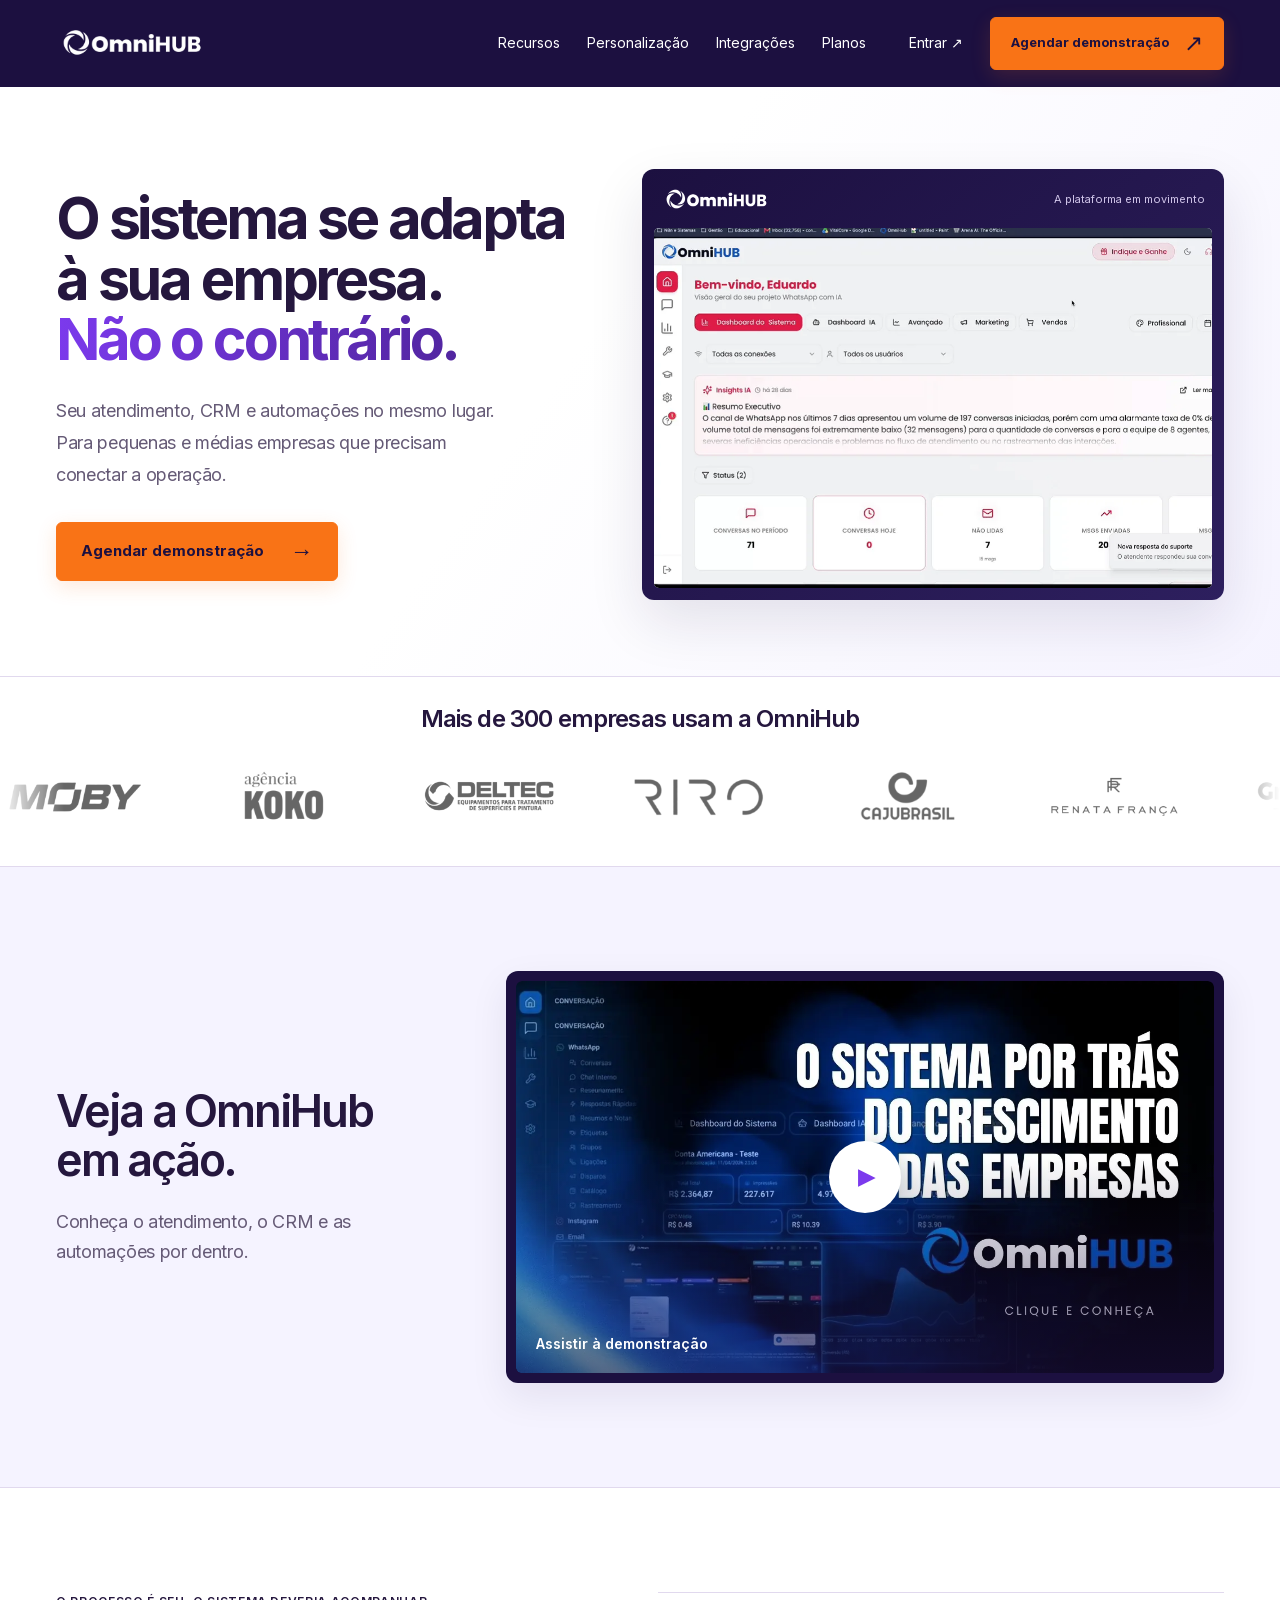
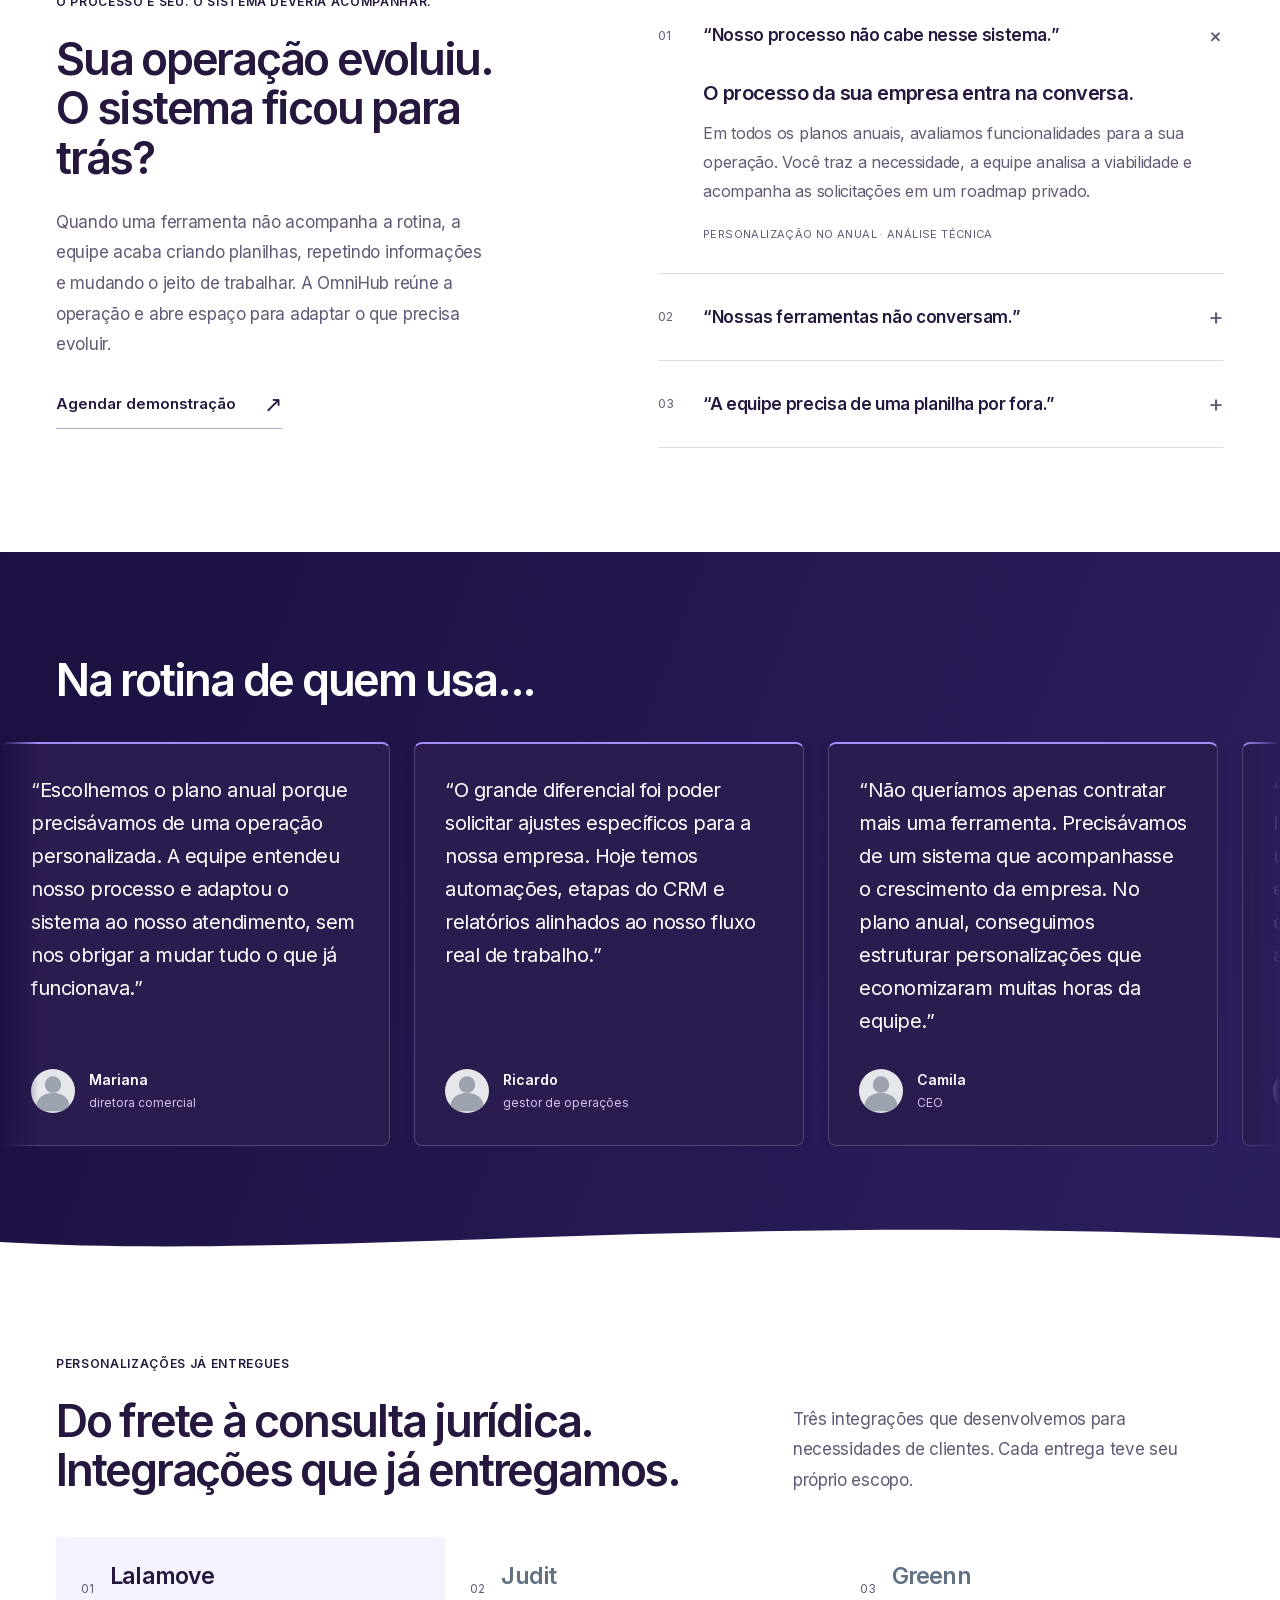
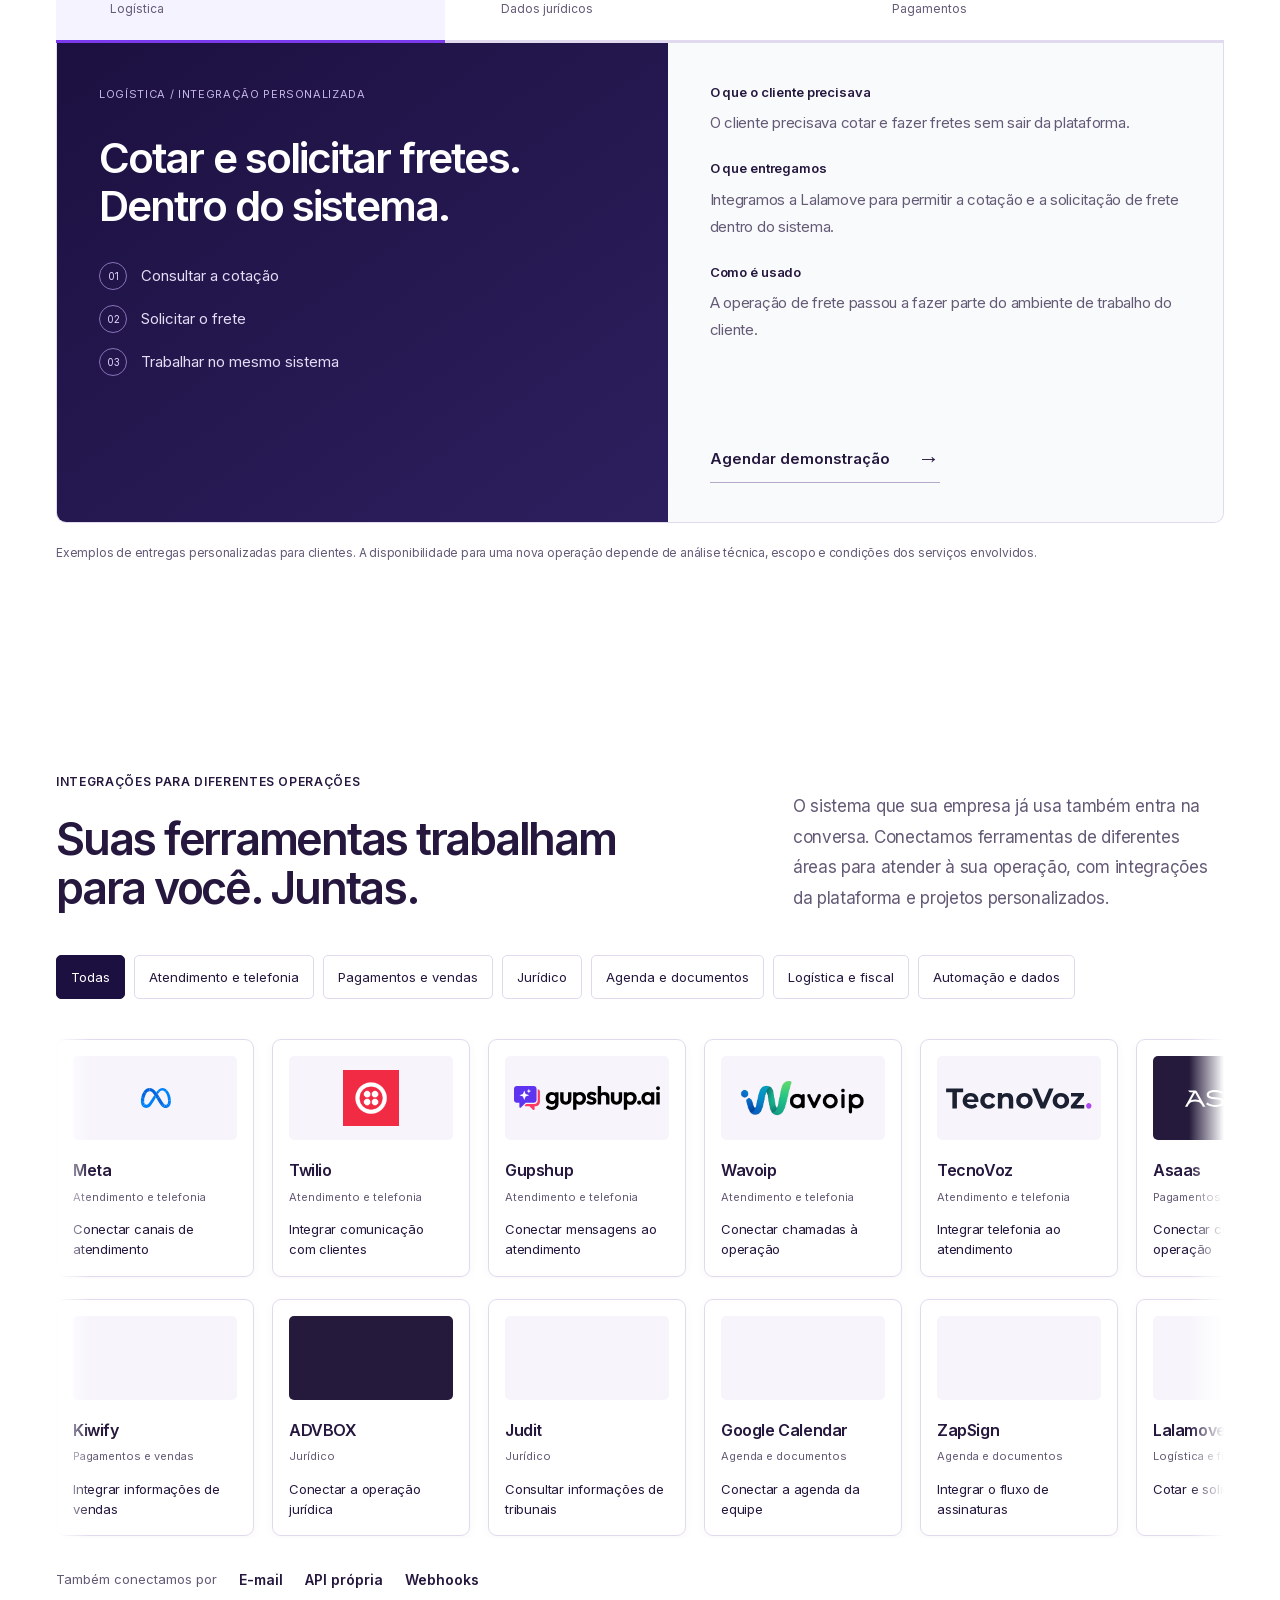
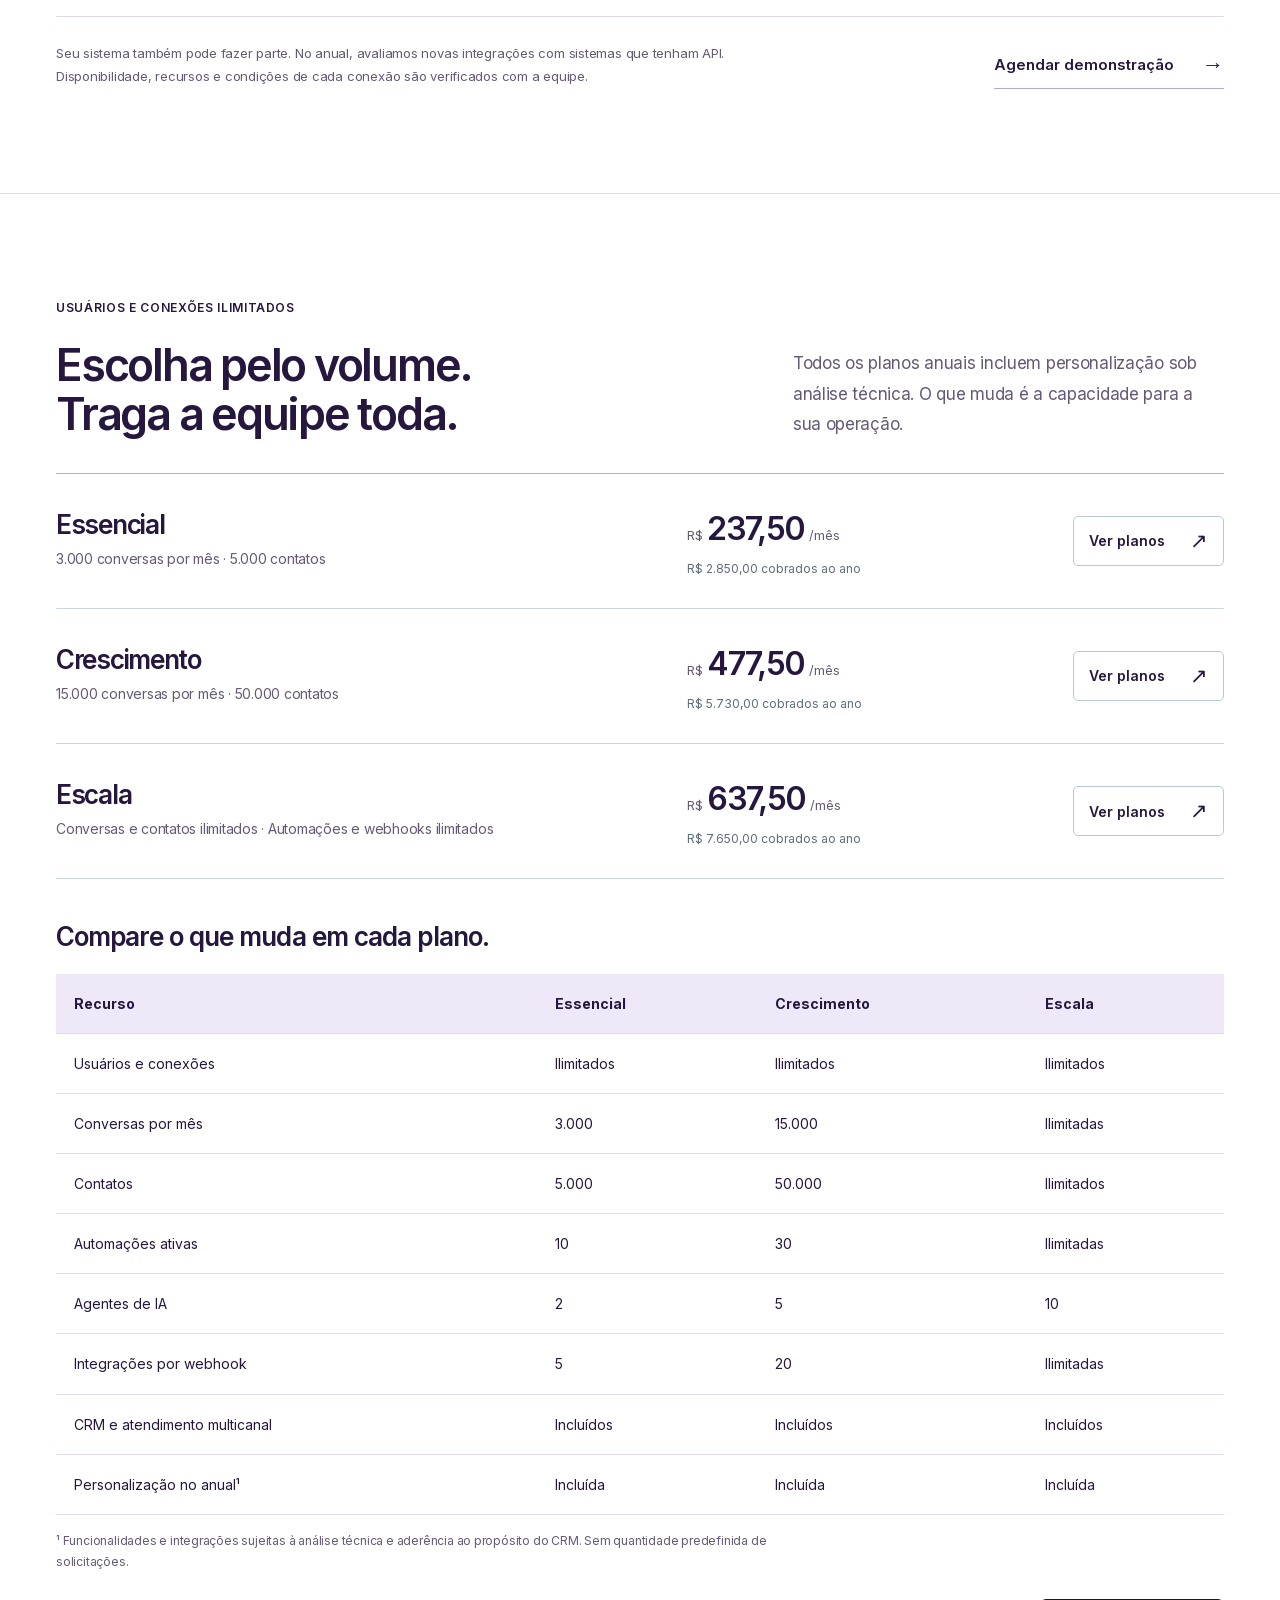
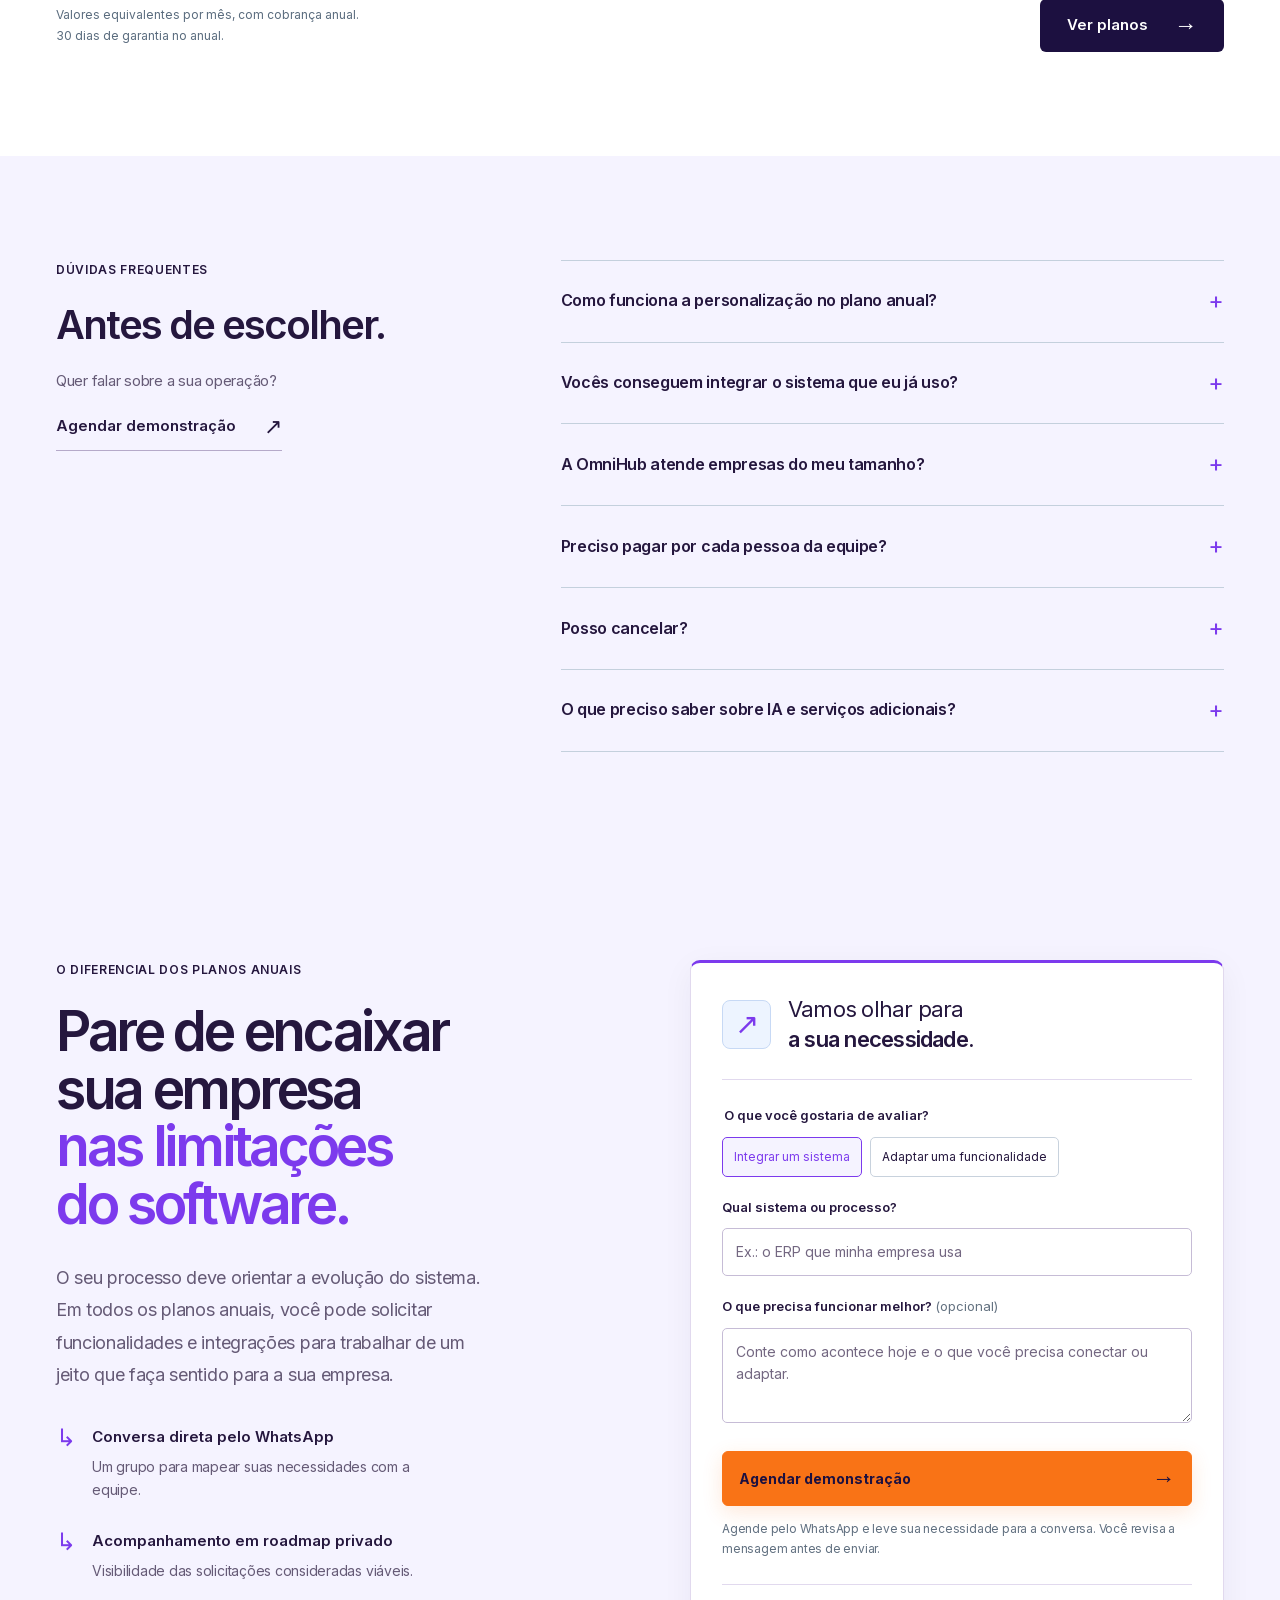
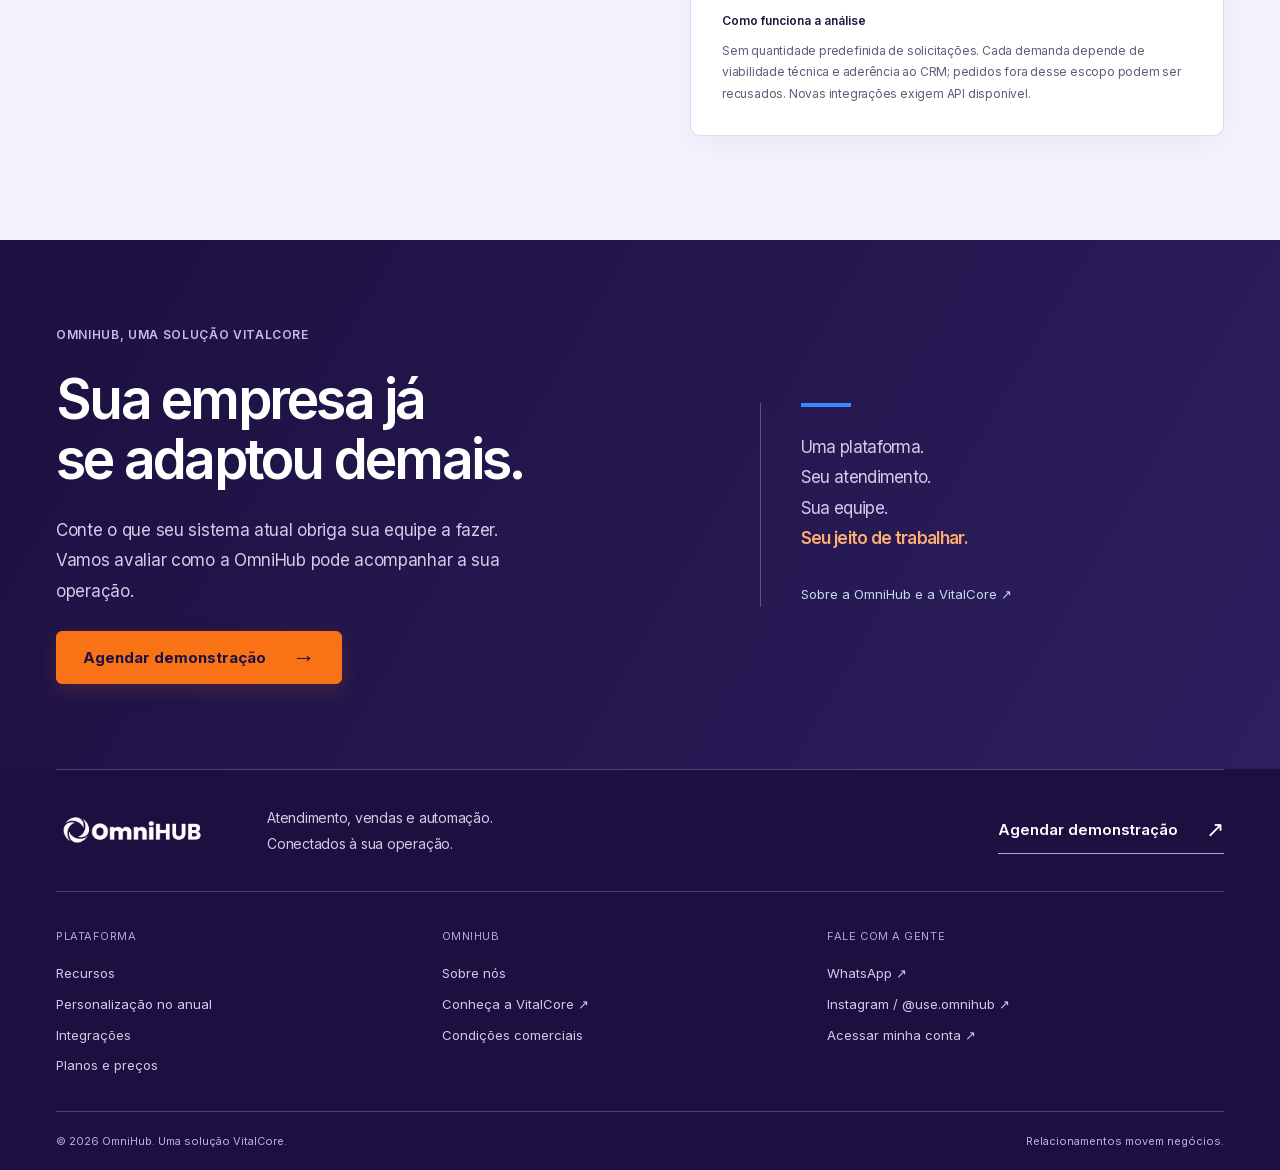
<file: index.html>
<!doctype html><html lang="pt-BR"><head><meta charset="utf-8"><meta name="viewport" content="width=device-width, initial-scale=1"><title>OmniHub | O CRM que se adapta à sua empresa</title><meta name="description" content="Sua empresa não precisa se adaptar às limitações do software. Reúna CRM e atendimento com personalização de funcionalidades e integrações no anual, sob análise técnica."><meta name="theme-color" content="#1C1040"><meta name="google-site-verification" content="fr5wmhnkLUrRFdZlJ5WeFuo9M3Xpee2Pv4BbRFCl9nU"><link rel="canonical" href="https://omnihub.site/"><meta property="og:type" content="website"><meta property="og:locale" content="pt_BR"><meta property="og:title" content="OmniHub | O CRM que se adapta à sua empresa"><meta property="og:description" content="Sua empresa não precisa se adaptar às limitações do software. Reúna CRM e atendimento com personalização de funcionalidades e integrações no anual, sob análise técnica."><meta property="og:url" content="https://omnihub.site/"><meta property="og:image" content="https://omnihub.site/assets/social.png"><meta property="og:image:alt" content="OmniHub. O sistema se adapta à sua empresa. Não o contrário."><meta name="twitter:card" content="summary_large_image"><link rel="icon" href="/assets/favicon.svg" type="image/svg+xml"><link rel="preload" href="/assets/inter-0.woff2" as="font" type="font/woff2" crossorigin><link rel="stylesheet" href="/styles.css"><script type="application/ld+json">{"@context": "https://schema.org", "@type": "Organization", "name": "OmniHub", "url": "https://omnihub.site", "logo": "https://omnihub.site/assets/logo.webp", "sameAs": ["https://www.instagram.com/use.omnihub/"], "parentOrganization": {"@type": "Organization", "name": "VitalCore", "url": "https://www.vitalcore.com.br/"}}</script><noscript><style>.delivery-tabs,.product-tabs{display:none}.delivery-panel[hidden]{display:grid}.delivery-panel{margin-bottom:20px}@media(max-width:900px){.site-header{position:relative}.nav{height:auto;flex-wrap:wrap;padding-block:20px}.menu-toggle{display:none}.nav nav{display:flex;position:static;width:100%;height:auto;visibility:visible;opacity:1;transform:none}}</style></noscript><script src="/app.js" defer></script></head><body><a class="skip" href="#conteudo">Pular para o conteúdo</a><header class="site-header"><div class="wrap nav"><a href="/" class="brand" aria-label="OmniHub — início"><img src="/assets/logo.webp" width="170" height="47" alt="OmniHub"></a><button class="menu-toggle" aria-expanded="false" aria-controls="navigation"><span data-menu-label>Menu</span> <span data-menu-icon aria-hidden="true">☰</span></button><nav id="navigation" aria-label="Principal"><a href="/#plataforma">Recursos</a><a href="/#personalizacao">Personalização <span class="nav-dot"></span></a><a href="/#integracoes">Integrações</a><a href="/planos/">Planos</a><a href="https://app.omnihub.site" class="login">Entrar <span aria-hidden="true">↗</span></a><a class="button small blue" href="https://wa.me/5519996414843?text=Ol%C3%A1%21+Quero+agendar+uma+demonstra%C3%A7%C3%A3o+da+OmniHub+para+minha+empresa.">Agendar demonstração <span aria-hidden="true">↗</span></a></nav></div></header><main id="conteudo"><section class="hero hero-focused hero-with-product">
  <div class="wrap hero-layout">
    <div class="hero-copy">
      <h1>O sistema se adapta à sua empresa.<br><span>Não o contrário.</span></h1>
      <p class="hero-description">Seu atendimento, CRM e automações no mesmo lugar.<br> Para pequenas e médias empresas que precisam conectar a operação.</p>
      <div class="hero-actions"><a class="button blue" href="https://wa.me/5519996414843?text=Ol%C3%A1%21+Quero+agendar+uma+demonstra%C3%A7%C3%A3o+da+OmniHub+para+minha+empresa.">Agendar demonstração <span aria-hidden="true">→</span></a></div>
    </div>
    <figure class="hero-product"><figcaption><img src="/assets/logo.webp" width="170" height="47" alt="OmniHub"><span>A plataforma em movimento</span></figcaption><div class="hero-product-screen"><video class="hero-animation" width="990" height="640" autoplay muted loop playsinline preload="auto" poster="/assets/produto/hero-demo.webp" aria-label="Prévia animada da plataforma OmniHub"><source src="/assets/produto/hero-demo.mp4" type="video/mp4"><img src="/assets/produto/hero-demo.webp" width="990" height="640" alt="Prévia da plataforma OmniHub"></video></div></figure>
  </div>
</section>
<section class="clients"><div class="wrap clients-caption"><p>Mais de 300 empresas usam a OmniHub</p></div><div class="client-carousel" id="client-carousel" role="region" aria-label="Clientes da OmniHub, carrossel de logotipos"><div class="client-track"><div class="client-sequence"><div class="client-logo"><img src="/assets/clientes/00.webp" alt="Moby" loading="lazy" width="180" height="75"></div><div class="client-logo"><img src="/assets/clientes/01.webp" alt="Agência Koko" loading="lazy" width="180" height="75"></div><div class="client-logo"><img src="/assets/clientes/02.webp" alt="Deltec" loading="lazy" width="180" height="75"></div><div class="client-logo"><img src="/assets/clientes/03.webp" alt="Riro" loading="lazy" width="180" height="75"></div><div class="client-logo"><img src="/assets/clientes/04.webp" alt="CajuBrasil" loading="lazy" width="180" height="75"></div><div class="client-logo"><img src="/assets/clientes/05.webp" alt="Renata França" loading="lazy" width="180" height="75"></div><div class="client-logo"><img src="/assets/clientes/06.webp" alt="Grupo Filler" loading="lazy" width="180" height="75"></div><div class="client-logo"><img src="/assets/clientes/07.webp" alt="Plast & Co" loading="lazy" width="180" height="75"></div><div class="client-logo"><img src="/assets/clientes/08.webp" alt="Grupo Morecap" loading="lazy" width="180" height="75"></div><div class="client-logo"><img src="/assets/clientes/09.webp" alt="MyMerchan" loading="lazy" width="180" height="75"></div><div class="client-logo"><img src="/assets/clientes/10.webp" alt="Fábrica de Estudos" loading="lazy" width="180" height="75"></div><div class="client-logo"><img src="/assets/clientes/11.webp" alt="GFE" loading="lazy" width="180" height="75"></div><div class="client-logo"><img src="/assets/clientes/12.webp" alt="OxigenAr" loading="lazy" width="180" height="75"></div><div class="client-logo"><img src="/assets/clientes/13.webp" alt="Del Veneto" loading="lazy" width="180" height="75"></div><div class="client-logo"><img src="/assets/clientes/14.webp" alt="SuiteService" loading="lazy" width="180" height="75"></div><div class="client-logo"><img src="/assets/clientes/15.webp" alt="Mohave" loading="lazy" width="180" height="75"></div><div class="client-logo"><img src="/assets/clientes/16.webp" alt="Persol" loading="lazy" width="180" height="75"></div></div><div class="client-sequence" aria-hidden="true"><div class="client-logo"><img src="/assets/clientes/00.webp" alt="Moby" loading="lazy" width="180" height="75"></div><div class="client-logo"><img src="/assets/clientes/01.webp" alt="Agência Koko" loading="lazy" width="180" height="75"></div><div class="client-logo"><img src="/assets/clientes/02.webp" alt="Deltec" loading="lazy" width="180" height="75"></div><div class="client-logo"><img src="/assets/clientes/03.webp" alt="Riro" loading="lazy" width="180" height="75"></div><div class="client-logo"><img src="/assets/clientes/04.webp" alt="CajuBrasil" loading="lazy" width="180" height="75"></div><div class="client-logo"><img src="/assets/clientes/05.webp" alt="Renata França" loading="lazy" width="180" height="75"></div><div class="client-logo"><img src="/assets/clientes/06.webp" alt="Grupo Filler" loading="lazy" width="180" height="75"></div><div class="client-logo"><img src="/assets/clientes/07.webp" alt="Plast & Co" loading="lazy" width="180" height="75"></div><div class="client-logo"><img src="/assets/clientes/08.webp" alt="Grupo Morecap" loading="lazy" width="180" height="75"></div><div class="client-logo"><img src="/assets/clientes/09.webp" alt="MyMerchan" loading="lazy" width="180" height="75"></div><div class="client-logo"><img src="/assets/clientes/10.webp" alt="Fábrica de Estudos" loading="lazy" width="180" height="75"></div><div class="client-logo"><img src="/assets/clientes/11.webp" alt="GFE" loading="lazy" width="180" height="75"></div><div class="client-logo"><img src="/assets/clientes/12.webp" alt="OxigenAr" loading="lazy" width="180" height="75"></div><div class="client-logo"><img src="/assets/clientes/13.webp" alt="Del Veneto" loading="lazy" width="180" height="75"></div><div class="client-logo"><img src="/assets/clientes/14.webp" alt="SuiteService" loading="lazy" width="180" height="75"></div><div class="client-logo"><img src="/assets/clientes/15.webp" alt="Mohave" loading="lazy" width="180" height="75"></div><div class="client-logo"><img src="/assets/clientes/16.webp" alt="Persol" loading="lazy" width="180" height="75"></div></div></div></div></section>
<section class="demo-section section" id="demonstracao" aria-labelledby="demo-title"><div class="wrap demo-layout">
  <div class="demo-intro"><h2 id="demo-title">Veja a OmniHub<br> em ação.</h2><p>Conheça o atendimento, o CRM e as automações por dentro.</p></div>
  <div class="product-preview video-preview"><div class="inline-player" id="demo-player"><a class="video-cover" href="https://www.youtube.com/watch?v=ewWse0kbH4g" data-demo aria-label="Assistir à demonstração da OmniHub"><img src="/assets/produto/video-demo.webp" width="1280" height="720" alt="Prévia da demonstração da plataforma OmniHub" loading="lazy"><span class="video-cover-shade" aria-hidden="true"></span><span class="video-play" aria-hidden="true">▶</span><span class="video-cover-label">Assistir à demonstração</span></a></div></div>
</div></section>

<section class="workday section" id="plataforma"><div class="wrap workday-layout"><div class="workday-intro"><p class="eyebrow">O PROCESSO É SEU. O SISTEMA DEVERIA ACOMPANHAR.</p><h2>Sua operação evoluiu.<br>O sistema ficou para trás?</h2><p>Quando uma ferramenta não acompanha a rotina, a equipe acaba criando planilhas, repetindo informações e mudando o jeito de trabalhar. A OmniHub reúne a operação e abre espaço para adaptar o que precisa evoluir.</p><a class="text-link" href="https://wa.me/5519996414843?text=Ol%C3%A1%21+Quero+agendar+uma+demonstra%C3%A7%C3%A3o+da+OmniHub+para+minha+empresa.">Agendar demonstração <span aria-hidden="true">↗</span></a></div><div class="workday-details"><details open><summary><span class="task-icon" aria-hidden="true">01</span><span>“Nosso processo não cabe nesse sistema.”</span><span class="expand-sign" aria-hidden="true">+</span></summary><div><h3>O processo da sua empresa entra na conversa.</h3><p>Em todos os planos anuais, avaliamos funcionalidades para a sua operação. Você traz a necessidade, a equipe analisa a viabilidade e acompanha as solicitações em um roadmap privado.</p><span class="resource-label">PERSONALIZAÇÃO NO ANUAL · ANÁLISE TÉCNICA</span></div></details><details><summary><span class="task-icon" aria-hidden="true">02</span><span>“Nossas ferramentas não conversam.”</span><span class="expand-sign" aria-hidden="true">+</span></summary><div><h3>Conecte o que já faz parte da sua rotina.</h3><p>Fretes, pagamentos, consultas jurídicas e outras necessidades já motivaram integrações para clientes. No anual, avaliamos a conexão de outros sistemas que tenham API.</p><span class="resource-label">INTEGRAÇÕES · API · WEBHOOKS</span></div></details><details><summary><span class="task-icon" aria-hidden="true">03</span><span>“A equipe precisa de uma planilha por fora.”</span><span class="expand-sign" aria-hidden="true">+</span></summary><div><h3>Reúna o trabalho que está espalhado.</h3><p>Atendimento, histórico, CRM, agenda e automações na mesma plataforma. E, quando a rotina exige algo específico, você pode levar essa necessidade para análise no plano anual.</p><span class="resource-label">ATENDIMENTO · CRM · AUTOMAÇÕES</span></div></details></div></div></section>
<section class="testimonials-carousel section" id="depoimentos" aria-labelledby="testimonials-title"><div class="wrap"><h2 id="testimonials-title">Na rotina de quem usa...</h2></div><div class="quotes-window" tabindex="0" role="region" aria-label="Depoimentos de clientes"><div class="quotes-track"><div class="quotes-sequence"><figure class="quote-card"><blockquote>“Escolhemos o plano anual porque precisávamos de uma operação personalizada. A equipe entendeu nosso processo e adaptou o sistema ao nosso atendimento, sem nos obrigar a mudar tudo o que já funcionava.”</blockquote><figcaption><span class="quote-avatar" aria-hidden="true"><svg viewBox="0 0 48 48" fill="currentColor" aria-hidden="true" focusable="false"><circle cx="24" cy="17" r="9"/><path d="M6 46v-5c0-9 8-15 18-15s18 6 18 15v5Z"/></svg></span><div><strong>Mariana</strong><span>diretora comercial</span><b></b></div></figcaption></figure><figure class="quote-card"><blockquote>“O grande diferencial foi poder solicitar ajustes específicos para a nossa empresa. Hoje temos automações, etapas do CRM e relatórios alinhados ao nosso fluxo real de trabalho.”</blockquote><figcaption><span class="quote-avatar" aria-hidden="true"><svg viewBox="0 0 48 48" fill="currentColor" aria-hidden="true" focusable="false"><circle cx="24" cy="17" r="9"/><path d="M6 46v-5c0-9 8-15 18-15s18 6 18 15v5Z"/></svg></span><div><strong>Ricardo</strong><span>gestor de operações</span><b></b></div></figcaption></figure><figure class="quote-card"><blockquote>“Não queríamos apenas contratar mais uma ferramenta. Precisávamos de um sistema que acompanhasse o crescimento da empresa. No plano anual, conseguimos estruturar personalizações que economizaram muitas horas da equipe.”</blockquote><figcaption><span class="quote-avatar" aria-hidden="true"><svg viewBox="0 0 48 48" fill="currentColor" aria-hidden="true" focusable="false"><circle cx="24" cy="17" r="9"/><path d="M6 46v-5c0-9 8-15 18-15s18 6 18 15v5Z"/></svg></span><div><strong>Camila</strong><span>CEO</span><b></b></div></figcaption></figure><figure class="quote-card"><blockquote>“Centralizamos WhatsApp, Instagram, CRM e automações em um único lugar. Além disso, a equipe desenvolveu melhorias específicas para o nosso modelo de atendimento.”</blockquote><figcaption><span class="quote-avatar" aria-hidden="true"><svg viewBox="0 0 48 48" fill="currentColor" aria-hidden="true" focusable="false"><circle cx="24" cy="17" r="9"/><path d="M6 46v-5c0-9 8-15 18-15s18 6 18 15v5Z"/></svg></span><div><strong>Felipe</strong><span>gerente de atendimento</span><b></b></div></figcaption></figure><figure class="quote-card"><blockquote>“Antes, nosso processo dependia de várias planilhas e ferramentas desconectadas. Com as personalizações do plano anual, conseguimos organizar toda a jornada do cliente dentro do sistema.”</blockquote><figcaption><span class="quote-avatar" aria-hidden="true"><svg viewBox="0 0 48 48" fill="currentColor" aria-hidden="true" focusable="false"><circle cx="24" cy="17" r="9"/><path d="M6 46v-5c0-9 8-15 18-15s18 6 18 15v5Z"/></svg></span><div><strong>Juliana</strong><span>coordenadora administrativa</span><b></b></div></figcaption></figure><figure class="quote-card"><blockquote>“Sempre que identificamos uma necessidade diferente, conseguimos conversar com a equipe e avaliar uma solução. Essa proximidade foi decisiva para escolhermos o contrato anual.”</blockquote><figcaption><span class="quote-avatar" aria-hidden="true"><svg viewBox="0 0 48 48" fill="currentColor" aria-hidden="true" focusable="false"><circle cx="24" cy="17" r="9"/><path d="M6 46v-5c0-9 8-15 18-15s18 6 18 15v5Z"/></svg></span><div><strong>André</strong><span>sócio-diretor</span><b></b></div></figcaption></figure><figure class="quote-card"><blockquote>“Nosso negócio tem regras próprias e nenhum sistema pronto atendia completamente. A possibilidade de personalizar módulos e automações fez a plataforma se encaixar na nossa operação.”</blockquote><figcaption><span class="quote-avatar" aria-hidden="true"><svg viewBox="0 0 48 48" fill="currentColor" aria-hidden="true" focusable="false"><circle cx="24" cy="17" r="9"/><path d="M6 46v-5c0-9 8-15 18-15s18 6 18 15v5Z"/></svg></span><div><strong>Patrícia</strong><span>diretora de relacionamento</span><b></b></div></figcaption></figure><figure class="quote-card"><blockquote>“A implantação foi pensada para a nossa realidade. Configuramos o CRM, os atendimentos e as automações de acordo com cada setor, deixando o trabalho muito mais organizado.”</blockquote><figcaption><span class="quote-avatar" aria-hidden="true"><svg viewBox="0 0 48 48" fill="currentColor" aria-hidden="true" focusable="false"><circle cx="24" cy="17" r="9"/><path d="M6 46v-5c0-9 8-15 18-15s18 6 18 15v5Z"/></svg></span><div><strong>Lucas</strong><span>gestor comercial</span><b></b></div></figcaption></figure><figure class="quote-card"><blockquote>“O plano anual nos deu segurança para construir uma operação de longo prazo. Em vez de trocar constantemente de ferramenta, evoluímos a plataforma junto com o crescimento da empresa.”</blockquote><figcaption><span class="quote-avatar" aria-hidden="true"><svg viewBox="0 0 48 48" fill="currentColor" aria-hidden="true" focusable="false"><circle cx="24" cy="17" r="9"/><path d="M6 46v-5c0-9 8-15 18-15s18 6 18 15v5Z"/></svg></span><div><strong>Renata</strong><span>fundadora</span><b></b></div></figcaption></figure><figure class="quote-card"><blockquote>“Além das funcionalidades, valorizamos muito a possibilidade de sugerir melhorias. A equipe acompanha nossas necessidades e transforma demandas importantes em soluções práticas.”</blockquote><figcaption><span class="quote-avatar" aria-hidden="true"><svg viewBox="0 0 48 48" fill="currentColor" aria-hidden="true" focusable="false"><circle cx="24" cy="17" r="9"/><path d="M6 46v-5c0-9 8-15 18-15s18 6 18 15v5Z"/></svg></span><div><strong>Bruno</strong><span>diretor de negócios</span><b></b></div></figcaption></figure></div><div class="quotes-sequence" aria-hidden="true"><figure class="quote-card"><blockquote>“Escolhemos o plano anual porque precisávamos de uma operação personalizada. A equipe entendeu nosso processo e adaptou o sistema ao nosso atendimento, sem nos obrigar a mudar tudo o que já funcionava.”</blockquote><figcaption><span class="quote-avatar" aria-hidden="true"><svg viewBox="0 0 48 48" fill="currentColor" aria-hidden="true" focusable="false"><circle cx="24" cy="17" r="9"/><path d="M6 46v-5c0-9 8-15 18-15s18 6 18 15v5Z"/></svg></span><div><strong>Mariana</strong><span>diretora comercial</span><b></b></div></figcaption></figure><figure class="quote-card"><blockquote>“O grande diferencial foi poder solicitar ajustes específicos para a nossa empresa. Hoje temos automações, etapas do CRM e relatórios alinhados ao nosso fluxo real de trabalho.”</blockquote><figcaption><span class="quote-avatar" aria-hidden="true"><svg viewBox="0 0 48 48" fill="currentColor" aria-hidden="true" focusable="false"><circle cx="24" cy="17" r="9"/><path d="M6 46v-5c0-9 8-15 18-15s18 6 18 15v5Z"/></svg></span><div><strong>Ricardo</strong><span>gestor de operações</span><b></b></div></figcaption></figure><figure class="quote-card"><blockquote>“Não queríamos apenas contratar mais uma ferramenta. Precisávamos de um sistema que acompanhasse o crescimento da empresa. No plano anual, conseguimos estruturar personalizações que economizaram muitas horas da equipe.”</blockquote><figcaption><span class="quote-avatar" aria-hidden="true"><svg viewBox="0 0 48 48" fill="currentColor" aria-hidden="true" focusable="false"><circle cx="24" cy="17" r="9"/><path d="M6 46v-5c0-9 8-15 18-15s18 6 18 15v5Z"/></svg></span><div><strong>Camila</strong><span>CEO</span><b></b></div></figcaption></figure><figure class="quote-card"><blockquote>“Centralizamos WhatsApp, Instagram, CRM e automações em um único lugar. Além disso, a equipe desenvolveu melhorias específicas para o nosso modelo de atendimento.”</blockquote><figcaption><span class="quote-avatar" aria-hidden="true"><svg viewBox="0 0 48 48" fill="currentColor" aria-hidden="true" focusable="false"><circle cx="24" cy="17" r="9"/><path d="M6 46v-5c0-9 8-15 18-15s18 6 18 15v5Z"/></svg></span><div><strong>Felipe</strong><span>gerente de atendimento</span><b></b></div></figcaption></figure><figure class="quote-card"><blockquote>“Antes, nosso processo dependia de várias planilhas e ferramentas desconectadas. Com as personalizações do plano anual, conseguimos organizar toda a jornada do cliente dentro do sistema.”</blockquote><figcaption><span class="quote-avatar" aria-hidden="true"><svg viewBox="0 0 48 48" fill="currentColor" aria-hidden="true" focusable="false"><circle cx="24" cy="17" r="9"/><path d="M6 46v-5c0-9 8-15 18-15s18 6 18 15v5Z"/></svg></span><div><strong>Juliana</strong><span>coordenadora administrativa</span><b></b></div></figcaption></figure><figure class="quote-card"><blockquote>“Sempre que identificamos uma necessidade diferente, conseguimos conversar com a equipe e avaliar uma solução. Essa proximidade foi decisiva para escolhermos o contrato anual.”</blockquote><figcaption><span class="quote-avatar" aria-hidden="true"><svg viewBox="0 0 48 48" fill="currentColor" aria-hidden="true" focusable="false"><circle cx="24" cy="17" r="9"/><path d="M6 46v-5c0-9 8-15 18-15s18 6 18 15v5Z"/></svg></span><div><strong>André</strong><span>sócio-diretor</span><b></b></div></figcaption></figure><figure class="quote-card"><blockquote>“Nosso negócio tem regras próprias e nenhum sistema pronto atendia completamente. A possibilidade de personalizar módulos e automações fez a plataforma se encaixar na nossa operação.”</blockquote><figcaption><span class="quote-avatar" aria-hidden="true"><svg viewBox="0 0 48 48" fill="currentColor" aria-hidden="true" focusable="false"><circle cx="24" cy="17" r="9"/><path d="M6 46v-5c0-9 8-15 18-15s18 6 18 15v5Z"/></svg></span><div><strong>Patrícia</strong><span>diretora de relacionamento</span><b></b></div></figcaption></figure><figure class="quote-card"><blockquote>“A implantação foi pensada para a nossa realidade. Configuramos o CRM, os atendimentos e as automações de acordo com cada setor, deixando o trabalho muito mais organizado.”</blockquote><figcaption><span class="quote-avatar" aria-hidden="true"><svg viewBox="0 0 48 48" fill="currentColor" aria-hidden="true" focusable="false"><circle cx="24" cy="17" r="9"/><path d="M6 46v-5c0-9 8-15 18-15s18 6 18 15v5Z"/></svg></span><div><strong>Lucas</strong><span>gestor comercial</span><b></b></div></figcaption></figure><figure class="quote-card"><blockquote>“O plano anual nos deu segurança para construir uma operação de longo prazo. Em vez de trocar constantemente de ferramenta, evoluímos a plataforma junto com o crescimento da empresa.”</blockquote><figcaption><span class="quote-avatar" aria-hidden="true"><svg viewBox="0 0 48 48" fill="currentColor" aria-hidden="true" focusable="false"><circle cx="24" cy="17" r="9"/><path d="M6 46v-5c0-9 8-15 18-15s18 6 18 15v5Z"/></svg></span><div><strong>Renata</strong><span>fundadora</span><b></b></div></figcaption></figure><figure class="quote-card"><blockquote>“Além das funcionalidades, valorizamos muito a possibilidade de sugerir melhorias. A equipe acompanha nossas necessidades e transforma demandas importantes em soluções práticas.”</blockquote><figcaption><span class="quote-avatar" aria-hidden="true"><svg viewBox="0 0 48 48" fill="currentColor" aria-hidden="true" focusable="false"><circle cx="24" cy="17" r="9"/><path d="M6 46v-5c0-9 8-15 18-15s18 6 18 15v5Z"/></svg></span><div><strong>Bruno</strong><span>diretor de negócios</span><b></b></div></figcaption></figure></div></div></div></section>
<section class="deliveries section" id="entregas"><div class="wrap"><div class="section-heading"><div><p class="eyebrow">PERSONALIZAÇÕES JÁ ENTREGUES</p><h2>Do frete à consulta jurídica.<br>Integrações que já entregamos.</h2></div><p>Três integrações que desenvolvemos para necessidades de clientes. Cada entrega teve seu próprio escopo.</p></div><div class="delivery-tabs" role="tablist" aria-label="Integrações personalizadas já entregues"><button id="delivery-tab-lalamove" role="tab" aria-selected="true" aria-controls="delivery-lalamove" tabindex="0" data-delivery-tab="lalamove"><span>01</span><strong>Lalamove</strong><small>Logística</small></button><button id="delivery-tab-judit" role="tab" aria-selected="false" aria-controls="delivery-judit" tabindex="-1" data-delivery-tab="judit"><span>02</span><strong>Judit</strong><small>Dados jurídicos</small></button><button id="delivery-tab-greenn" role="tab" aria-selected="false" aria-controls="delivery-greenn" tabindex="-1" data-delivery-tab="greenn"><span>03</span><strong>Greenn</strong><small>Pagamentos</small></button></div><article class="delivery-panel" id="delivery-lalamove" role="tabpanel" aria-labelledby="delivery-tab-lalamove" tabindex="0" ><div class="delivery-feature"><span class="delivery-category">LOGÍSTICA / INTEGRAÇÃO PERSONALIZADA</span><h3>Cotar e solicitar fretes. Dentro do sistema.</h3><ol><li><span aria-hidden="true">01</span>Consultar a cotação</li><li><span aria-hidden="true">02</span>Solicitar o frete</li><li><span aria-hidden="true">03</span>Trabalhar no mesmo sistema</li></ol></div><div class="delivery-detail"><div><h4>O que o cliente precisava</h4><p>O cliente precisava cotar e fazer fretes sem sair da plataforma.</p></div><div><h4>O que entregamos</h4><p>Integramos a Lalamove para permitir a cotação e a solicitação de frete dentro do sistema.</p></div><div><h4>Como é usado</h4><p>A operação de frete passou a fazer parte do ambiente de trabalho do cliente.</p></div><a class="text-link" href="https://wa.me/5519996414843?text=Ol%C3%A1%21+Quero+agendar+uma+demonstra%C3%A7%C3%A3o+da+OmniHub+para+minha+empresa.">Agendar demonstração <span aria-hidden="true">→</span></a></div></article><article class="delivery-panel" id="delivery-judit" role="tabpanel" aria-labelledby="delivery-tab-judit" tabindex="0" hidden><div class="delivery-feature"><span class="delivery-category">DADOS JURÍDICOS / INTEGRAÇÃO PERSONALIZADA</span><h3>Informações dos tribunais, no ambiente de trabalho.</h3><ol><li><span aria-hidden="true">01</span>Fazer a consulta</li><li><span aria-hidden="true">02</span>Acessar dados dos tribunais</li><li><span aria-hidden="true">03</span>Consultar pelo sistema</li></ol></div><div class="delivery-detail"><div><h4>O que o cliente precisava</h4><p>O cliente precisava consultar informações de tribunais em tempo real pelo próprio sistema.</p></div><div><h4>O que entregamos</h4><p>Integramos a Judit para trazer a consulta de informações dos tribunais para dentro da plataforma.</p></div><div><h4>Como é usado</h4><p>O cliente faz as consultas no sistema, com acesso aos dados fornecidos pela integração.</p></div><a class="text-link" href="https://wa.me/5519996414843?text=Ol%C3%A1%21+Quero+agendar+uma+demonstra%C3%A7%C3%A3o+da+OmniHub+para+minha+empresa.">Agendar demonstração <span aria-hidden="true">→</span></a></div></article><article class="delivery-panel" id="delivery-greenn" role="tabpanel" aria-labelledby="delivery-tab-greenn" tabindex="0" hidden><div class="delivery-feature"><span class="delivery-category">PAGAMENTOS / INTEGRAÇÃO PERSONALIZADA</span><h3>Saber quem está pagando. No mesmo sistema.</h3><ol><li><span aria-hidden="true">01</span>Receber informações</li><li><span aria-hidden="true">02</span>Identificar clientes pagantes</li><li><span aria-hidden="true">03</span>Acompanhar no sistema</li></ol></div><div class="delivery-detail"><div><h4>O que o cliente precisava</h4><p>O cliente precisava receber informações de pagamento e identificar os clientes pagantes.</p></div><div><h4>O que entregamos</h4><p>Integramos a Greenn para que as informações de pagamento fizessem parte do sistema do cliente.</p></div><div><h4>Como é usado</h4><p>O cliente acompanha os clientes que estão pagando dentro da sua operação.</p></div><a class="text-link" href="https://wa.me/5519996414843?text=Ol%C3%A1%21+Quero+agendar+uma+demonstra%C3%A7%C3%A3o+da+OmniHub+para+minha+empresa.">Agendar demonstração <span aria-hidden="true">→</span></a></div></article><p class="delivery-footnote">Exemplos de entregas personalizadas para clientes. A disponibilidade para uma nova operação depende de análise técnica, escopo e condições dos serviços envolvidos.</p></div></section>

<section class="integrations section" id="integracoes"><div class="wrap"><div class="section-heading"><div><p class="eyebrow">INTEGRAÇÕES PARA DIFERENTES OPERAÇÕES</p><h2>Suas ferramentas trabalham<br>para você. Juntas.</h2></div><p>O sistema que sua empresa já usa também entra na conversa. Conectamos ferramentas de diferentes áreas para atender à sua operação, com integrações da plataforma e projetos personalizados.</p></div><div class="integration-filters" role="group" aria-label="Filtrar integrações por área" hidden><button type="button" data-integration-filter="all" aria-pressed="true" aria-controls="integration-carousel integration-results">Todas</button><button type="button" data-integration-filter="0" aria-pressed="false" aria-controls="integration-carousel integration-results">Atendimento e telefonia</button><button type="button" data-integration-filter="1" aria-pressed="false" aria-controls="integration-carousel integration-results">Pagamentos e vendas</button><button type="button" data-integration-filter="2" aria-pressed="false" aria-controls="integration-carousel integration-results">Jurídico</button><button type="button" data-integration-filter="3" aria-pressed="false" aria-controls="integration-carousel integration-results">Agenda e documentos</button><button type="button" data-integration-filter="4" aria-pressed="false" aria-controls="integration-carousel integration-results">Logística e fiscal</button><button type="button" data-integration-filter="5" aria-pressed="false" aria-controls="integration-carousel integration-results">Automação e dados</button></div><div class="integration-carousel" id="integration-carousel"><div class="integration-marquee" role="region" aria-label="Integrações da OmniHub, faixa 1"><div class="integration-track "><div class="integration-sequence"><div class="integration-brand" data-integration-category="0"><div class="brand-art"><img src="/assets/integracoes/meta.svg" alt="Logo Meta" width="150" height="60" loading="lazy"></div><strong>Meta</strong><span>Atendimento e telefonia</span><p class="integration-use-case">Conectar canais de atendimento</p></div><div class="integration-brand" data-integration-category="0"><div class="brand-art"><img src="/assets/integracoes/twilio.png" alt="Logo Twilio" width="150" height="60" loading="lazy"></div><strong>Twilio</strong><span>Atendimento e telefonia</span><p class="integration-use-case">Integrar comunicação com clientes</p></div><div class="integration-brand" data-integration-category="0"><div class="brand-art"><img src="/assets/integracoes/gupshup.svg" alt="Logo Gupshup" width="150" height="60" loading="lazy"></div><strong>Gupshup</strong><span>Atendimento e telefonia</span><p class="integration-use-case">Conectar mensagens ao atendimento</p></div><div class="integration-brand" data-integration-category="0"><div class="brand-art"><img src="/assets/integracoes/wavoip.png" alt="Logo Wavoip" width="150" height="60" loading="lazy"></div><strong>Wavoip</strong><span>Atendimento e telefonia</span><p class="integration-use-case">Conectar chamadas à operação</p></div><div class="integration-brand" data-integration-category="0"><div class="brand-art"><img src="/assets/integracoes/tecnovoz.svg" alt="Logo TecnoVoz" width="150" height="60" loading="lazy"></div><strong>TecnoVoz</strong><span>Atendimento e telefonia</span><p class="integration-use-case">Integrar telefonia ao atendimento</p></div><div class="integration-brand" data-integration-category="1"><div class="brand-art brand-art-dark"><img src="/assets/integracoes/asaas.svg" alt="Logo Asaas" width="150" height="60" loading="lazy"></div><strong>Asaas</strong><span>Pagamentos e vendas</span><p class="integration-use-case">Conectar cobranças à operação</p></div><div class="integration-brand" data-integration-category="1"><div class="brand-art"><img src="/assets/integracoes/paypal.png" alt="Logo PayPal" width="150" height="60" loading="lazy"></div><strong>PayPal</strong><span>Pagamentos e vendas</span><p class="integration-use-case">Integrar informações de pagamentos</p></div><div class="integration-brand" data-integration-category="1"><div class="brand-art"><img src="/assets/integracoes/greenn.png" alt="Logo Greenn" width="150" height="60" loading="lazy"></div><strong>Greenn</strong><span>Pagamentos e vendas</span><p class="integration-use-case">Acompanhar clientes pagantes</p></div><div class="integration-brand" data-integration-category="1"><div class="brand-art"><img src="/assets/integracoes/hotmart.png" alt="Logo Hotmart" width="150" height="60" loading="lazy"></div><strong>Hotmart</strong><span>Pagamentos e vendas</span><p class="integration-use-case">Conectar vendas à operação</p></div></div><div class="integration-sequence" aria-hidden="true"><div class="integration-brand" data-integration-category="0"><div class="brand-art"><img src="/assets/integracoes/meta.svg" alt="Logo Meta" width="150" height="60" loading="lazy"></div><strong>Meta</strong><span>Atendimento e telefonia</span><p class="integration-use-case">Conectar canais de atendimento</p></div><div class="integration-brand" data-integration-category="0"><div class="brand-art"><img src="/assets/integracoes/twilio.png" alt="Logo Twilio" width="150" height="60" loading="lazy"></div><strong>Twilio</strong><span>Atendimento e telefonia</span><p class="integration-use-case">Integrar comunicação com clientes</p></div><div class="integration-brand" data-integration-category="0"><div class="brand-art"><img src="/assets/integracoes/gupshup.svg" alt="Logo Gupshup" width="150" height="60" loading="lazy"></div><strong>Gupshup</strong><span>Atendimento e telefonia</span><p class="integration-use-case">Conectar mensagens ao atendimento</p></div><div class="integration-brand" data-integration-category="0"><div class="brand-art"><img src="/assets/integracoes/wavoip.png" alt="Logo Wavoip" width="150" height="60" loading="lazy"></div><strong>Wavoip</strong><span>Atendimento e telefonia</span><p class="integration-use-case">Conectar chamadas à operação</p></div><div class="integration-brand" data-integration-category="0"><div class="brand-art"><img src="/assets/integracoes/tecnovoz.svg" alt="Logo TecnoVoz" width="150" height="60" loading="lazy"></div><strong>TecnoVoz</strong><span>Atendimento e telefonia</span><p class="integration-use-case">Integrar telefonia ao atendimento</p></div><div class="integration-brand" data-integration-category="1"><div class="brand-art brand-art-dark"><img src="/assets/integracoes/asaas.svg" alt="Logo Asaas" width="150" height="60" loading="lazy"></div><strong>Asaas</strong><span>Pagamentos e vendas</span><p class="integration-use-case">Conectar cobranças à operação</p></div><div class="integration-brand" data-integration-category="1"><div class="brand-art"><img src="/assets/integracoes/paypal.png" alt="Logo PayPal" width="150" height="60" loading="lazy"></div><strong>PayPal</strong><span>Pagamentos e vendas</span><p class="integration-use-case">Integrar informações de pagamentos</p></div><div class="integration-brand" data-integration-category="1"><div class="brand-art"><img src="/assets/integracoes/greenn.png" alt="Logo Greenn" width="150" height="60" loading="lazy"></div><strong>Greenn</strong><span>Pagamentos e vendas</span><p class="integration-use-case">Acompanhar clientes pagantes</p></div><div class="integration-brand" data-integration-category="1"><div class="brand-art"><img src="/assets/integracoes/hotmart.png" alt="Logo Hotmart" width="150" height="60" loading="lazy"></div><strong>Hotmart</strong><span>Pagamentos e vendas</span><p class="integration-use-case">Conectar vendas à operação</p></div></div></div></div><div class="integration-marquee" role="region" aria-label="Integrações da OmniHub, faixa 2"><div class="integration-track reverse"><div class="integration-sequence"><div class="integration-brand" data-integration-category="1"><div class="brand-art"><img src="/assets/integracoes/kiwify.svg" alt="Logo Kiwify" width="150" height="60" loading="lazy"></div><strong>Kiwify</strong><span>Pagamentos e vendas</span><p class="integration-use-case">Integrar informações de vendas</p></div><div class="integration-brand" data-integration-category="2"><div class="brand-art brand-art-dark"><img src="/assets/integracoes/advbox.svg" alt="Logo ADVBOX" width="150" height="60" loading="lazy"></div><strong>ADVBOX</strong><span>Jurídico</span><p class="integration-use-case">Conectar a operação jurídica</p></div><div class="integration-brand" data-integration-category="2"><div class="brand-art"><img src="/assets/integracoes/judit.png" alt="Logo Judit" width="150" height="60" loading="lazy"></div><strong>Judit</strong><span>Jurídico</span><p class="integration-use-case">Consultar informações de tribunais</p></div><div class="integration-brand" data-integration-category="3"><div class="brand-art"><img src="/assets/integracoes/google-calendar.svg" alt="Logo Google Calendar" width="150" height="60" loading="lazy"></div><strong>Google Calendar</strong><span>Agenda e documentos</span><p class="integration-use-case">Conectar a agenda da equipe</p></div><div class="integration-brand" data-integration-category="3"><div class="brand-art"><img src="/assets/integracoes/zapsign.svg" alt="Logo ZapSign" width="150" height="60" loading="lazy"></div><strong>ZapSign</strong><span>Agenda e documentos</span><p class="integration-use-case">Integrar o fluxo de assinaturas</p></div><div class="integration-brand" data-integration-category="4"><div class="brand-art"><img src="/assets/integracoes/lalamove.svg" alt="Logo Lalamove" width="150" height="60" loading="lazy"></div><strong>Lalamove</strong><span>Logística e fiscal</span><p class="integration-use-case">Cotar e solicitar fretes</p></div><div class="integration-brand" data-integration-category="4"><div class="brand-art"><img src="/assets/integracoes/focus-nfe.png" alt="Logo Focus NFe" width="150" height="60" loading="lazy"></div><strong>Focus NFe</strong><span>Logística e fiscal</span><p class="integration-use-case">Conectar a emissão fiscal</p></div><div class="integration-brand" data-integration-category="5"><div class="brand-art brand-art-dark"><img src="/assets/integracoes/n8n.svg" alt="Logo n8n" width="150" height="60" loading="lazy"></div><strong>n8n</strong><span>Automação e dados</span><p class="integration-use-case">Conectar fluxos de automação</p></div></div><div class="integration-sequence" aria-hidden="true"><div class="integration-brand" data-integration-category="1"><div class="brand-art"><img src="/assets/integracoes/kiwify.svg" alt="Logo Kiwify" width="150" height="60" loading="lazy"></div><strong>Kiwify</strong><span>Pagamentos e vendas</span><p class="integration-use-case">Integrar informações de vendas</p></div><div class="integration-brand" data-integration-category="2"><div class="brand-art brand-art-dark"><img src="/assets/integracoes/advbox.svg" alt="Logo ADVBOX" width="150" height="60" loading="lazy"></div><strong>ADVBOX</strong><span>Jurídico</span><p class="integration-use-case">Conectar a operação jurídica</p></div><div class="integration-brand" data-integration-category="2"><div class="brand-art"><img src="/assets/integracoes/judit.png" alt="Logo Judit" width="150" height="60" loading="lazy"></div><strong>Judit</strong><span>Jurídico</span><p class="integration-use-case">Consultar informações de tribunais</p></div><div class="integration-brand" data-integration-category="3"><div class="brand-art"><img src="/assets/integracoes/google-calendar.svg" alt="Logo Google Calendar" width="150" height="60" loading="lazy"></div><strong>Google Calendar</strong><span>Agenda e documentos</span><p class="integration-use-case">Conectar a agenda da equipe</p></div><div class="integration-brand" data-integration-category="3"><div class="brand-art"><img src="/assets/integracoes/zapsign.svg" alt="Logo ZapSign" width="150" height="60" loading="lazy"></div><strong>ZapSign</strong><span>Agenda e documentos</span><p class="integration-use-case">Integrar o fluxo de assinaturas</p></div><div class="integration-brand" data-integration-category="4"><div class="brand-art"><img src="/assets/integracoes/lalamove.svg" alt="Logo Lalamove" width="150" height="60" loading="lazy"></div><strong>Lalamove</strong><span>Logística e fiscal</span><p class="integration-use-case">Cotar e solicitar fretes</p></div><div class="integration-brand" data-integration-category="4"><div class="brand-art"><img src="/assets/integracoes/focus-nfe.png" alt="Logo Focus NFe" width="150" height="60" loading="lazy"></div><strong>Focus NFe</strong><span>Logística e fiscal</span><p class="integration-use-case">Conectar a emissão fiscal</p></div><div class="integration-brand" data-integration-category="5"><div class="brand-art brand-art-dark"><img src="/assets/integracoes/n8n.svg" alt="Logo n8n" width="150" height="60" loading="lazy"></div><strong>n8n</strong><span>Automação e dados</span><p class="integration-use-case">Conectar fluxos de automação</p></div></div></div></div></div><div class="integration-results" id="integration-results" hidden></div><p class="integration-count" role="status" aria-live="polite" hidden></p><div class="integration-connectors"><span>Também conectamos por</span><strong>E-mail</strong><strong>API própria</strong><strong>Webhooks</strong></div><div class="integration-footer"><p>Seu sistema também pode fazer parte. No anual, avaliamos novas integrações com sistemas que tenham API. Disponibilidade, recursos e condições de cada conexão são verificados com a equipe.</p><a class="text-link" href="https://wa.me/5519996414843?text=Ol%C3%A1%21+Quero+agendar+uma+demonstra%C3%A7%C3%A3o+da+OmniHub+para+minha+empresa.">Agendar demonstração <span aria-hidden="true">→</span></a></div></div></section>
<section class="plan-overview section" id="planos"><div class="wrap"><div class="section-heading"><div><p class="eyebrow">USUÁRIOS E CONEXÕES ILIMITADOS</p><h2>Escolha pelo volume.<br>Traga a equipe toda.</h2></div><p>Todos os planos anuais incluem personalização sob análise técnica. O que muda é a capacidade para a sua operação.</p></div><div class="plan-rows"><article class="plan-row"><div><h3>Essencial</h3><p>3.000 conversas por mês · 5.000 contatos</p></div><div class="row-price"><span>R$ <strong>237,50</strong> /mês</span><small>R$ 2.850,00 cobrados ao ano</small></div><a href="/planos/" aria-label="Ver detalhes do plano Essencial">Ver planos <span aria-hidden="true">↗</span></a></article><article class="plan-row"><div><h3>Crescimento</h3><p>15.000 conversas por mês · 50.000 contatos</p></div><div class="row-price"><span>R$ <strong>477,50</strong> /mês</span><small>R$ 5.730,00 cobrados ao ano</small></div><a href="/planos/" aria-label="Ver detalhes do plano Crescimento">Ver planos <span aria-hidden="true">↗</span></a></article><article class="plan-row"><div><h3>Escala</h3><p>Conversas e contatos ilimitados · Automações e webhooks ilimitados</p></div><div class="row-price"><span>R$ <strong>637,50</strong> /mês</span><small>R$ 7.650,00 cobrados ao ano</small></div><a href="/planos/" aria-label="Ver detalhes do plano Escala">Ver planos <span aria-hidden="true">↗</span></a></article></div><div class="comparison comparison-compact"><h2>Compare o que muda em cada plano.</h2><div class="table-scroll" tabindex="0" role="region" aria-label="Comparação dos planos"><table><thead><tr><th scope="col">Recurso</th><th scope="col">Essencial</th><th scope="col">Crescimento</th><th scope="col">Escala</th></tr></thead><tbody><tr><th scope="row">Usuários e conexões</th><td>Ilimitados</td><td>Ilimitados</td><td>Ilimitados</td></tr><tr><th scope="row">Conversas por mês</th><td>3.000</td><td>15.000</td><td>Ilimitadas</td></tr><tr><th scope="row">Contatos</th><td>5.000</td><td>50.000</td><td>Ilimitados</td></tr><tr><th scope="row">Automações ativas</th><td>10</td><td>30</td><td>Ilimitadas</td></tr><tr><th scope="row">Agentes de IA</th><td>2</td><td>5</td><td>10</td></tr><tr><th scope="row">Integrações por webhook</th><td>5</td><td>20</td><td>Ilimitadas</td></tr><tr><th scope="row">CRM e atendimento multicanal</th><td>Incluídos</td><td>Incluídos</td><td>Incluídos</td></tr><tr><th scope="row">Personalização no anual¹</th><td>Incluída</td><td>Incluída</td><td>Incluída</td></tr></tbody></table></div><p class="fine">¹ Funcionalidades e integrações sujeitas à análise técnica e aderência ao propósito do CRM. Sem quantidade predefinida de solicitações.</p></div><div class="plan-bottom"><span>Valores equivalentes por mês, com cobrança anual.<br>30 dias de garantia no anual.</span><a class="button navy" href="/planos/">Ver planos <span aria-hidden="true">→</span></a></div></div></section>
<section class="faq section"><div class="wrap faq-grid"><div><span class="eyebrow">DÚVIDAS FREQUENTES</span><h2>Antes de escolher.</h2><p>Quer falar sobre a sua operação?</p><a class="text-link dark-link" href="https://wa.me/5519996414843?text=Ol%C3%A1%21+Quero+agendar+uma+demonstra%C3%A7%C3%A3o+da+OmniHub+para+minha+empresa.">Agendar demonstração <span aria-hidden="true">↗</span></a></div><div><details><summary>Como funciona a personalização no plano anual?<span aria-hidden="true">+</span></summary><p>Em qualquer plano anual, você pode solicitar funcionalidades e integrações para sua operação. As solicitações passam por análise técnica e são acompanhadas em um grupo de WhatsApp e em um roadmap privado. Não há uma quantidade predefinida de solicitações; a aprovação depende da viabilidade e da aderência ao propósito do CRM.</p></details><details><summary>Vocês conseguem integrar o sistema que eu já uso?<span aria-hidden="true">+</span></summary><p>A OmniHub já integra ferramentas de atendimento, pagamentos, jurídico, agenda, documentos, logística e automação, tanto na plataforma quanto em projetos personalizados. Entre elas estão Asaas, PayPal, Google Calendar, ADVBOX, ZapSign, Focus NFe e outras apresentadas na seção de integrações do site. Também temos APIs e webhooks próprios. No anual, avaliamos novas conexões com sistemas que tenham API. A equipe verifica a disponibilidade, o escopo e as condições de cada integração.</p></details><details><summary>A OmniHub atende empresas do meu tamanho?<span aria-hidden="true">+</span></summary><p>O foco são pequenas e médias empresas, inclusive equipes com até cerca de 100 funcionários. Todos os planos têm usuários e conexões ilimitados. A escolha depende do volume de conversas, contatos, automações e agentes de IA de que a sua operação precisa.</p></details><details><summary>Preciso pagar por cada pessoa da equipe?<span aria-hidden="true">+</span></summary><p>Não. Os planos Essencial, Crescimento e Escala incluem usuários e conexões ilimitados. Cada plano tem seus próprios limites de volume e de recursos.</p></details><details><summary>Posso cancelar?<span aria-hidden="true">+</span></summary><p>O mensal tem garantia de 7 dias e pode ser cancelado sem multa, mantendo o acesso até o fim do período pago. O anual tem garantia de 30 dias. Depois desse prazo, o cancelamento interrompe a próxima renovação, sem reembolso do período contratado, e o acesso continua até o fim da vigência.</p></details><details><summary>O que preciso saber sobre IA e serviços adicionais?<span aria-hidden="true">+</span></summary><p>A utilização de IA requer um provedor próprio, com consumo e condições à parte. Telefonia, gestão de Meta Ads, serviços jurídicos, financeiros e IA de sistemas adicionais são contratados separadamente. Consulte a equipe sobre condições dos canais e integrações para sua operação.</p></details></div></div></section>
<section class="personalization section" id="personalizacao"><div class="wrap personalization-layout"><div class="personalization-copy"><p class="eyebrow">O DIFERENCIAL DOS PLANOS ANUAIS</p><h2>Pare de encaixar<br>sua empresa<br><span>nas limitações<br>do software.</span></h2><p>O seu processo deve orientar a evolução do sistema. Em todos os planos anuais, você pode solicitar funcionalidades e integrações para trabalhar de um jeito que faça sentido para a sua empresa.</p><ul class="relationship"><li><span aria-hidden="true">↳</span><div><strong>Conversa direta pelo WhatsApp</strong><p>Um grupo para mapear suas necessidades com a equipe.</p></div></li><li><span aria-hidden="true">↳</span><div><strong>Acompanhamento em roadmap privado</strong><p>Visibilidade das solicitações consideradas viáveis.</p></div></li></ul></div><div class="request-card"><div class="request-heading"><span class="request-icon" aria-hidden="true">↗</span><p>Vamos olhar para<br><strong>a sua necessidade.</strong></p></div><form id="customization-form"><fieldset><legend>O que você gostaria de avaliar?</legend><div class="request-options"><label><input type="radio" name="type" value="Integração com outro sistema" checked><span>Integrar um sistema</span></label><label><input type="radio" name="type" value="Personalização de funcionalidade"><span>Adaptar uma funcionalidade</span></label></div></fieldset><label class="field-label" for="request-system">Qual sistema ou processo?</label><input id="request-system" name="system" placeholder="Ex.: o ERP que minha empresa usa" maxlength="120" required><label class="field-label" for="request-detail">O que precisa funcionar melhor? <span>(opcional)</span></label><textarea id="request-detail" name="detail" rows="3" maxlength="1200" placeholder="Conte como acontece hoje e o que você precisa conectar ou adaptar."></textarea><button type="submit" class="button blue" disabled>Agendar demonstração <span aria-hidden="true">→</span></button><p class="form-note">Agende pelo WhatsApp e leve sua necessidade para a conversa. Você revisa a mensagem antes de enviar.</p><noscript><p>Para enviar seu pedido, <a href="https://wa.me/5519996414843?text=Ol%C3%A1%21%20Quero%20conhecer%20a%20OmniHub%20para%20minha%20empresa.">converse com a equipe pelo WhatsApp</a>.</p></noscript></form><div class="scope-note"><strong>Como funciona a análise</strong><p>Sem quantidade predefinida de solicitações. Cada demanda depende de viabilidade técnica e aderência ao CRM; pedidos fora desse escopo podem ser recusados. Novas integrações exigem API disponível.</p></div></div></div></section>

<section class="contact-section"><div class="wrap contact-layout"><div><p class="eyebrow">OMNIHUB, UMA SOLUÇÃO VITALCORE</p><h2>Sua empresa já<br>se adaptou demais.</h2><p>Conte o que seu sistema atual obriga sua equipe a fazer. Vamos avaliar como a OmniHub pode acompanhar a sua operação.</p><a class="button blue" href="https://wa.me/5519996414843?text=Ol%C3%A1%21+Quero+agendar+uma+demonstra%C3%A7%C3%A3o+da+OmniHub+para+minha+empresa.">Agendar demonstração <span aria-hidden="true">→</span></a></div><div class="contact-aside"><span class="contact-line" aria-hidden="true"></span><p>Uma plataforma.<br>Seu atendimento.<br>Sua equipe.<br><strong>Seu jeito de trabalhar.</strong></p><a href="/sobre/">Sobre a OmniHub e a VitalCore ↗</a></div></div></section>
</main><footer class="footer"><div class="wrap"><div class="footer-top"><a class="brand" href="/"><img src="/assets/logo.webp" width="170" height="47" alt="OmniHub"></a><p>Atendimento, vendas e automação.<br>Conectados à sua operação.</p><a href="https://wa.me/5519996414843?text=Ol%C3%A1%21+Quero+agendar+uma+demonstra%C3%A7%C3%A3o+da+OmniHub+para+minha+empresa." class="text-link">Agendar demonstração <span aria-hidden="true">↗</span></a></div><div class="footer-links"><div><span>PLATAFORMA</span><a href="/#plataforma">Recursos</a><a href="/#personalizacao">Personalização no anual</a><a href="/#integracoes">Integrações</a><a href="/planos/">Planos e preços</a></div><div><span>OMNIHUB</span><a href="/sobre/">Sobre nós</a><a href="https://www.vitalcore.com.br/" target="_blank" rel="noopener">Conheça a VitalCore ↗</a><a href="/condicoes/">Condições comerciais</a></div><div><span>FALE COM A GENTE</span><a href="https://wa.me/5519996414843?text=Ol%C3%A1%21%20Quero%20conhecer%20a%20OmniHub%20para%20minha%20empresa.">WhatsApp ↗</a><a href="https://www.instagram.com/use.omnihub/" target="_blank" rel="noopener">Instagram / @use.omnihub ↗</a><a href="https://app.omnihub.site">Acessar minha conta ↗</a></div></div><div class="footer-bottom"><span>© 2026 OmniHub. Uma solução VitalCore.</span><span>Relacionamentos movem negócios.</span></div></div></footer></body></html>
</file>
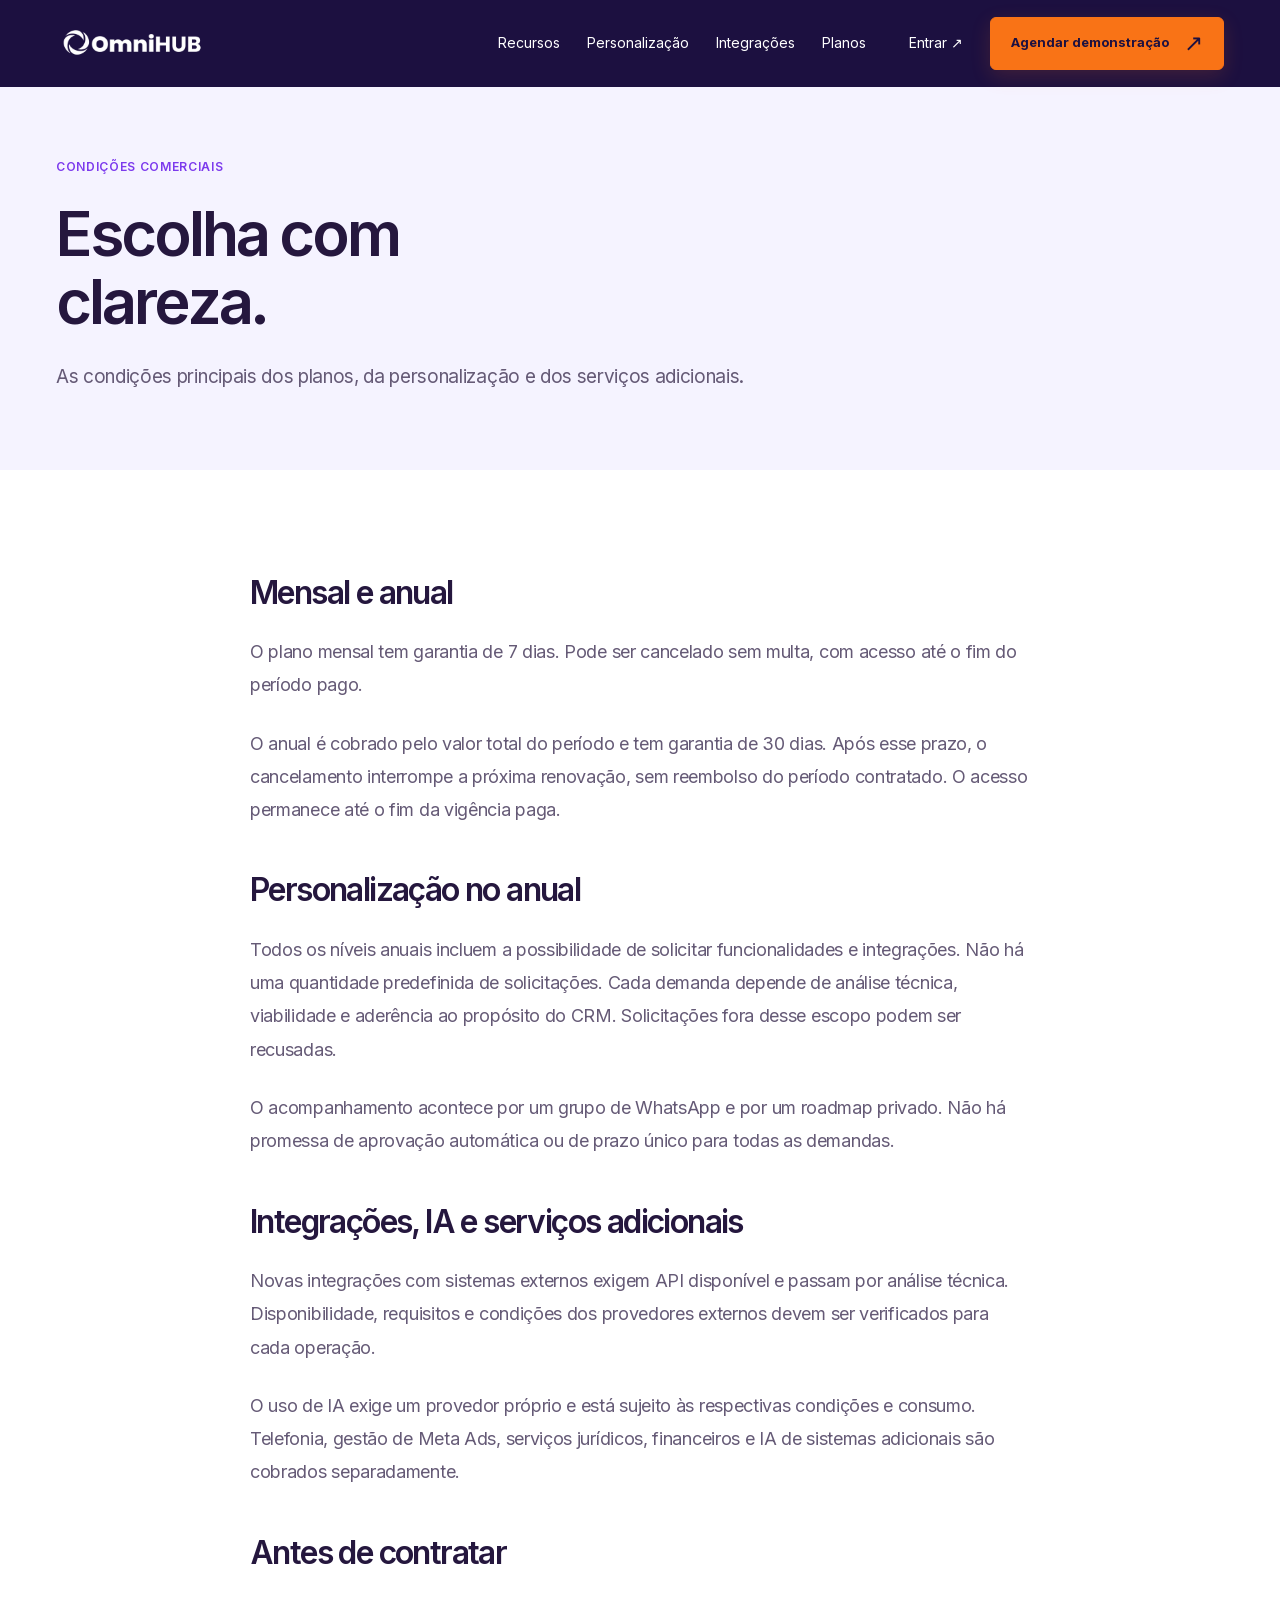
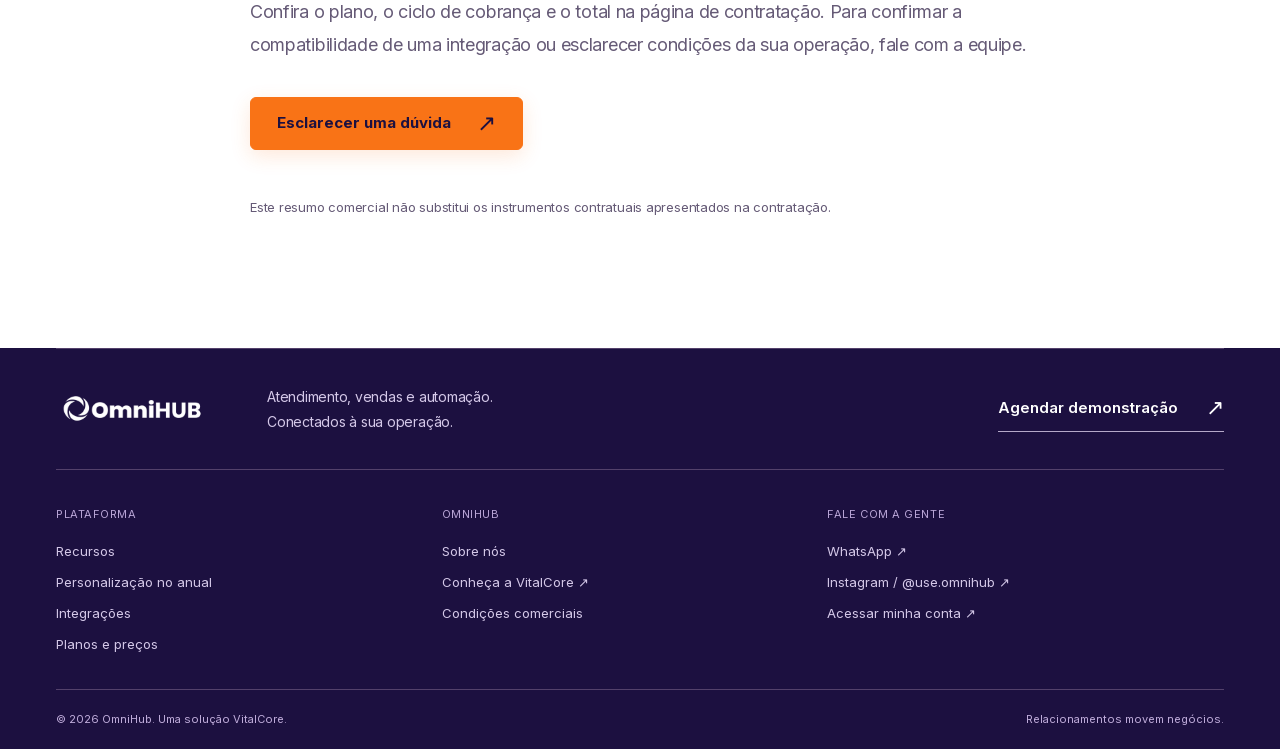
<file: condicoes/index.html>
<!doctype html><html lang="pt-BR"><head><meta charset="utf-8"><meta name="viewport" content="width=device-width, initial-scale=1"><title>Condições comerciais | OmniHub</title><meta name="description" content="Consulte as condições de cobrança, garantia, cancelamento e personalização dos planos OmniHub."><meta name="theme-color" content="#1C1040"><meta name="google-site-verification" content="fr5wmhnkLUrRFdZlJ5WeFuo9M3Xpee2Pv4BbRFCl9nU"><link rel="canonical" href="https://omnihub.site/condicoes/"><meta property="og:type" content="website"><meta property="og:locale" content="pt_BR"><meta property="og:title" content="Condições comerciais | OmniHub"><meta property="og:description" content="Consulte as condições de cobrança, garantia, cancelamento e personalização dos planos OmniHub."><meta property="og:url" content="https://omnihub.site/condicoes/"><meta property="og:image" content="https://omnihub.site/assets/social.png"><meta property="og:image:alt" content="OmniHub. O sistema se adapta à sua empresa. Não o contrário."><meta name="twitter:card" content="summary_large_image"><link rel="icon" href="/assets/favicon.svg" type="image/svg+xml"><link rel="preload" href="/assets/inter-0.woff2" as="font" type="font/woff2" crossorigin><link rel="stylesheet" href="/styles.css"><script type="application/ld+json">{"@context": "https://schema.org", "@type": "Organization", "name": "OmniHub", "url": "https://omnihub.site", "logo": "https://omnihub.site/assets/logo.webp", "sameAs": ["https://www.instagram.com/use.omnihub/"], "parentOrganization": {"@type": "Organization", "name": "VitalCore", "url": "https://www.vitalcore.com.br/"}}</script><noscript><style>.delivery-tabs,.product-tabs{display:none}.delivery-panel[hidden]{display:grid}.delivery-panel{margin-bottom:20px}@media(max-width:900px){.site-header{position:relative}.nav{height:auto;flex-wrap:wrap;padding-block:20px}.menu-toggle{display:none}.nav nav{display:flex;position:static;width:100%;height:auto;visibility:visible;opacity:1;transform:none}}</style></noscript><script src="/app.js" defer></script></head><body><a class="skip" href="#conteudo">Pular para o conteúdo</a><header class="site-header"><div class="wrap nav"><a href="/" class="brand" aria-label="OmniHub — início"><img src="/assets/logo.webp" width="170" height="47" alt="OmniHub"></a><button class="menu-toggle" aria-expanded="false" aria-controls="navigation"><span data-menu-label>Menu</span> <span data-menu-icon aria-hidden="true">☰</span></button><nav id="navigation" aria-label="Principal"><a href="/#plataforma">Recursos</a><a href="/#personalizacao">Personalização <span class="nav-dot"></span></a><a href="/#integracoes">Integrações</a><a href="/planos/">Planos</a><a href="https://app.omnihub.site" class="login">Entrar <span aria-hidden="true">↗</span></a><a class="button small blue" href="https://wa.me/5519996414843?text=Ol%C3%A1%21+Quero+agendar+uma+demonstra%C3%A7%C3%A3o+da+OmniHub+para+minha+empresa.">Agendar demonstração <span aria-hidden="true">↗</span></a></nav></div></header><main id="conteudo"><section class="subhero"><div class="wrap"><span class="eyebrow">CONDIÇÕES COMERCIAIS</span><h1>Escolha com<br><em>clareza.</em></h1><p>As condições principais dos planos, da personalização e dos serviços adicionais.</p></div></section><section class="section"><div class="wrap prose narrow"><h2>Mensal e anual</h2><p>O plano mensal tem garantia de 7 dias. Pode ser cancelado sem multa, com acesso até o fim do período pago.</p><p>O anual é cobrado pelo valor total do período e tem garantia de 30 dias. Após esse prazo, o cancelamento interrompe a próxima renovação, sem reembolso do período contratado. O acesso permanece até o fim da vigência paga.</p><h2>Personalização no anual</h2><p>Todos os níveis anuais incluem a possibilidade de solicitar funcionalidades e integrações. Não há uma quantidade predefinida de solicitações. Cada demanda depende de análise técnica, viabilidade e aderência ao propósito do CRM. Solicitações fora desse escopo podem ser recusadas.</p><p>O acompanhamento acontece por um grupo de WhatsApp e por um roadmap privado. Não há promessa de aprovação automática ou de prazo único para todas as demandas.</p><h2>Integrações, IA e serviços adicionais</h2><p>Novas integrações com sistemas externos exigem API disponível e passam por análise técnica. Disponibilidade, requisitos e condições dos provedores externos devem ser verificados para cada operação.</p><p>O uso de IA exige um provedor próprio e está sujeito às respectivas condições e consumo. Telefonia, gestão de Meta Ads, serviços jurídicos, financeiros e IA de sistemas adicionais são cobrados separadamente.</p><h2>Antes de contratar</h2><p>Confira o plano, o ciclo de cobrança e o total na página de contratação. Para confirmar a compatibilidade de uma integração ou esclarecer condições da sua operação, fale com a equipe.</p><a class="button blue" href="https://wa.me/5519996414843?text=Ol%C3%A1%21%20Quero%20conhecer%20a%20OmniHub%20para%20minha%20empresa.">Esclarecer uma dúvida <span aria-hidden="true">↗</span></a><p class="fine">Este resumo comercial não substitui os instrumentos contratuais apresentados na contratação.</p></div></section></main><footer class="footer"><div class="wrap"><div class="footer-top"><a class="brand" href="/"><img src="/assets/logo.webp" width="170" height="47" alt="OmniHub"></a><p>Atendimento, vendas e automação.<br>Conectados à sua operação.</p><a href="https://wa.me/5519996414843?text=Ol%C3%A1%21+Quero+agendar+uma+demonstra%C3%A7%C3%A3o+da+OmniHub+para+minha+empresa." class="text-link">Agendar demonstração <span aria-hidden="true">↗</span></a></div><div class="footer-links"><div><span>PLATAFORMA</span><a href="/#plataforma">Recursos</a><a href="/#personalizacao">Personalização no anual</a><a href="/#integracoes">Integrações</a><a href="/planos/">Planos e preços</a></div><div><span>OMNIHUB</span><a href="/sobre/">Sobre nós</a><a href="https://www.vitalcore.com.br/" target="_blank" rel="noopener">Conheça a VitalCore ↗</a><a href="/condicoes/">Condições comerciais</a></div><div><span>FALE COM A GENTE</span><a href="https://wa.me/5519996414843?text=Ol%C3%A1%21%20Quero%20conhecer%20a%20OmniHub%20para%20minha%20empresa.">WhatsApp ↗</a><a href="https://www.instagram.com/use.omnihub/" target="_blank" rel="noopener">Instagram / @use.omnihub ↗</a><a href="https://app.omnihub.site">Acessar minha conta ↗</a></div></div><div class="footer-bottom"><span>© 2026 OmniHub. Uma solução VitalCore.</span><span>Relacionamentos movem negócios.</span></div></div></footer></body></html>
</file>
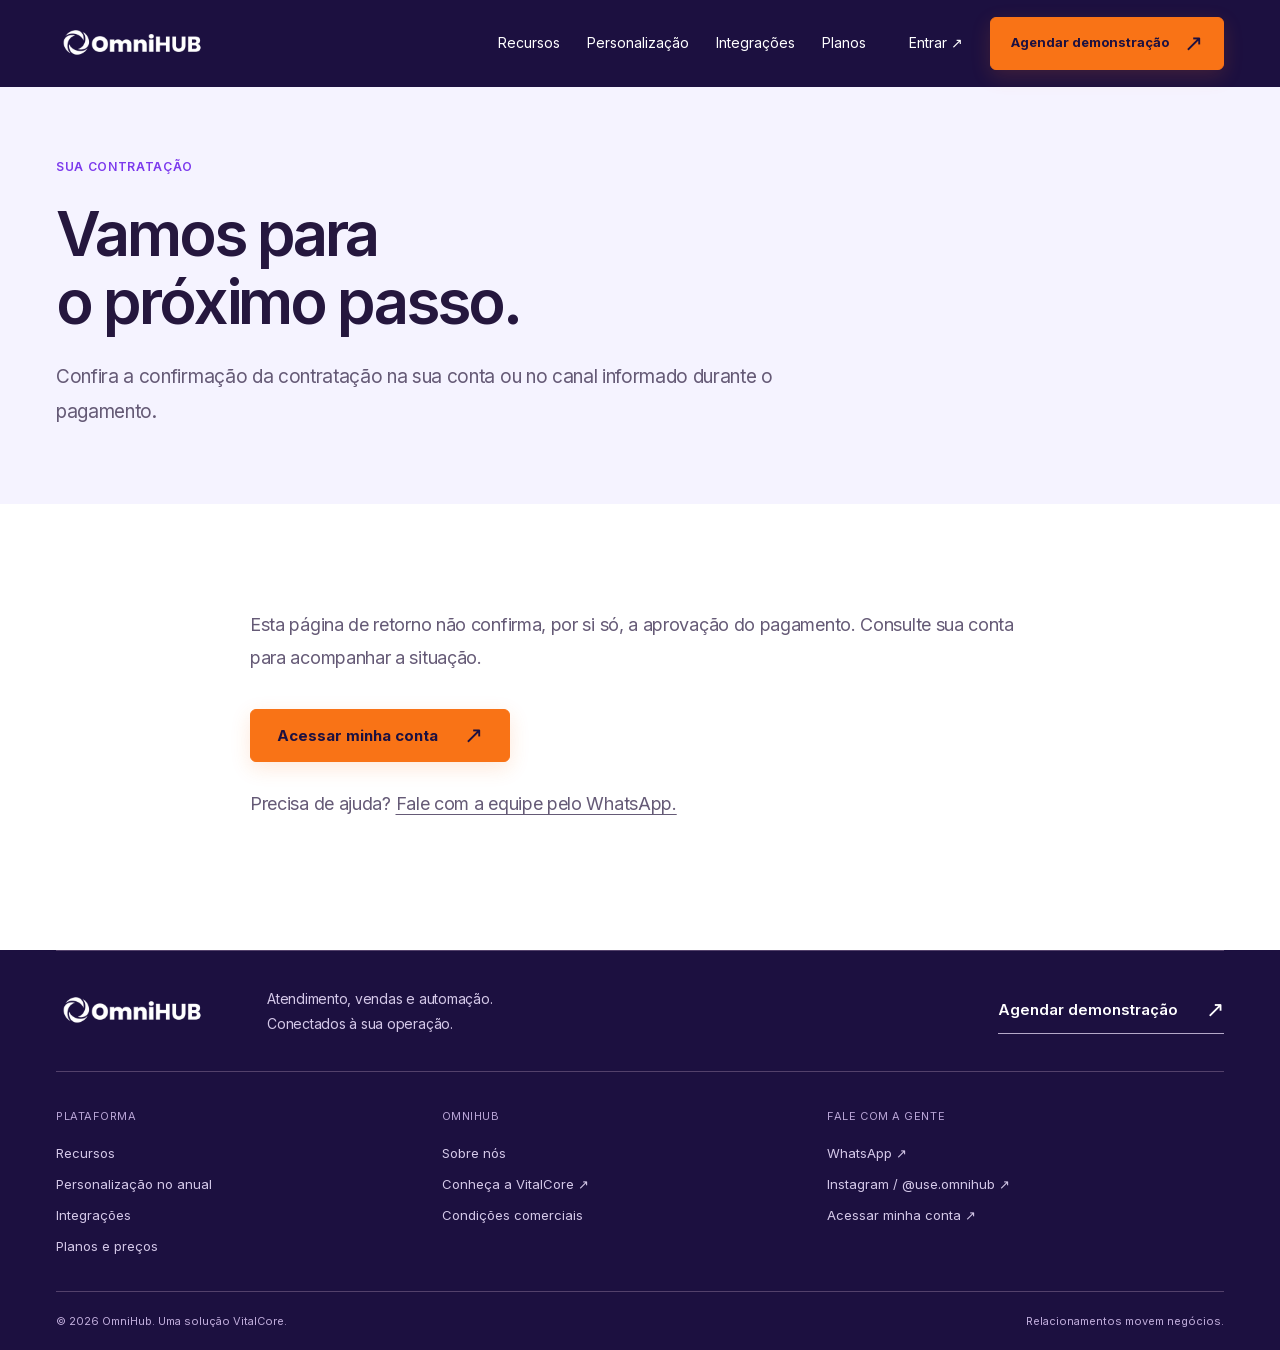
<file: obrigado/index.html>
<!doctype html><html lang="pt-BR"><head><meta charset="utf-8"><meta name="viewport" content="width=device-width, initial-scale=1"><title>Próximos passos | OmniHub</title><meta name="description" content="Consulte a situação da sua contratação OmniHub."><meta name="theme-color" content="#1C1040"><meta name="google-site-verification" content="fr5wmhnkLUrRFdZlJ5WeFuo9M3Xpee2Pv4BbRFCl9nU"><link rel="canonical" href="https://omnihub.site/obrigado/"><meta name="robots" content="noindex,follow"><meta property="og:type" content="website"><meta property="og:locale" content="pt_BR"><meta property="og:title" content="Próximos passos | OmniHub"><meta property="og:description" content="Consulte a situação da sua contratação OmniHub."><meta property="og:url" content="https://omnihub.site/obrigado/"><meta property="og:image" content="https://omnihub.site/assets/social.png"><meta property="og:image:alt" content="OmniHub. O sistema se adapta à sua empresa. Não o contrário."><meta name="twitter:card" content="summary_large_image"><link rel="icon" href="/assets/favicon.svg" type="image/svg+xml"><link rel="preload" href="/assets/inter-0.woff2" as="font" type="font/woff2" crossorigin><link rel="stylesheet" href="/styles.css"><script type="application/ld+json">{"@context": "https://schema.org", "@type": "Organization", "name": "OmniHub", "url": "https://omnihub.site", "logo": "https://omnihub.site/assets/logo.webp", "sameAs": ["https://www.instagram.com/use.omnihub/"], "parentOrganization": {"@type": "Organization", "name": "VitalCore", "url": "https://www.vitalcore.com.br/"}}</script><noscript><style>.delivery-tabs,.product-tabs{display:none}.delivery-panel[hidden]{display:grid}.delivery-panel{margin-bottom:20px}@media(max-width:900px){.site-header{position:relative}.nav{height:auto;flex-wrap:wrap;padding-block:20px}.menu-toggle{display:none}.nav nav{display:flex;position:static;width:100%;height:auto;visibility:visible;opacity:1;transform:none}}</style></noscript><script src="/app.js" defer></script></head><body><a class="skip" href="#conteudo">Pular para o conteúdo</a><header class="site-header"><div class="wrap nav"><a href="/" class="brand" aria-label="OmniHub — início"><img src="/assets/logo.webp" width="170" height="47" alt="OmniHub"></a><button class="menu-toggle" aria-expanded="false" aria-controls="navigation"><span data-menu-label>Menu</span> <span data-menu-icon aria-hidden="true">☰</span></button><nav id="navigation" aria-label="Principal"><a href="/#plataforma">Recursos</a><a href="/#personalizacao">Personalização <span class="nav-dot"></span></a><a href="/#integracoes">Integrações</a><a href="/planos/">Planos</a><a href="https://app.omnihub.site" class="login">Entrar <span aria-hidden="true">↗</span></a><a class="button small blue" href="https://wa.me/5519996414843?text=Ol%C3%A1%21+Quero+agendar+uma+demonstra%C3%A7%C3%A3o+da+OmniHub+para+minha+empresa.">Agendar demonstração <span aria-hidden="true">↗</span></a></nav></div></header><main id="conteudo"><section class="subhero"><div class="wrap"><span class="eyebrow">SUA CONTRATAÇÃO</span><h1>Vamos para<br><em>o próximo passo.</em></h1><p>Confira a confirmação da contratação na sua conta ou no canal informado durante o pagamento.</p></div></section><section class="section"><div class="wrap prose narrow"><p>Esta página de retorno não confirma, por si só, a aprovação do pagamento. Consulte sua conta para acompanhar a situação.</p><a class="button blue" href="https://app.omnihub.site">Acessar minha conta <span aria-hidden="true">↗</span></a><p>Precisa de ajuda? <a href="https://wa.me/5519996414843?text=Ol%C3%A1%21%20Quero%20conhecer%20a%20OmniHub%20para%20minha%20empresa.">Fale com a equipe pelo WhatsApp.</a></p></div></section></main><footer class="footer"><div class="wrap"><div class="footer-top"><a class="brand" href="/"><img src="/assets/logo.webp" width="170" height="47" alt="OmniHub"></a><p>Atendimento, vendas e automação.<br>Conectados à sua operação.</p><a href="https://wa.me/5519996414843?text=Ol%C3%A1%21+Quero+agendar+uma+demonstra%C3%A7%C3%A3o+da+OmniHub+para+minha+empresa." class="text-link">Agendar demonstração <span aria-hidden="true">↗</span></a></div><div class="footer-links"><div><span>PLATAFORMA</span><a href="/#plataforma">Recursos</a><a href="/#personalizacao">Personalização no anual</a><a href="/#integracoes">Integrações</a><a href="/planos/">Planos e preços</a></div><div><span>OMNIHUB</span><a href="/sobre/">Sobre nós</a><a href="https://www.vitalcore.com.br/" target="_blank" rel="noopener">Conheça a VitalCore ↗</a><a href="/condicoes/">Condições comerciais</a></div><div><span>FALE COM A GENTE</span><a href="https://wa.me/5519996414843?text=Ol%C3%A1%21%20Quero%20conhecer%20a%20OmniHub%20para%20minha%20empresa.">WhatsApp ↗</a><a href="https://www.instagram.com/use.omnihub/" target="_blank" rel="noopener">Instagram / @use.omnihub ↗</a><a href="https://app.omnihub.site">Acessar minha conta ↗</a></div></div><div class="footer-bottom"><span>© 2026 OmniHub. Uma solução VitalCore.</span><span>Relacionamentos movem negócios.</span></div></div></footer></body></html>
</file>
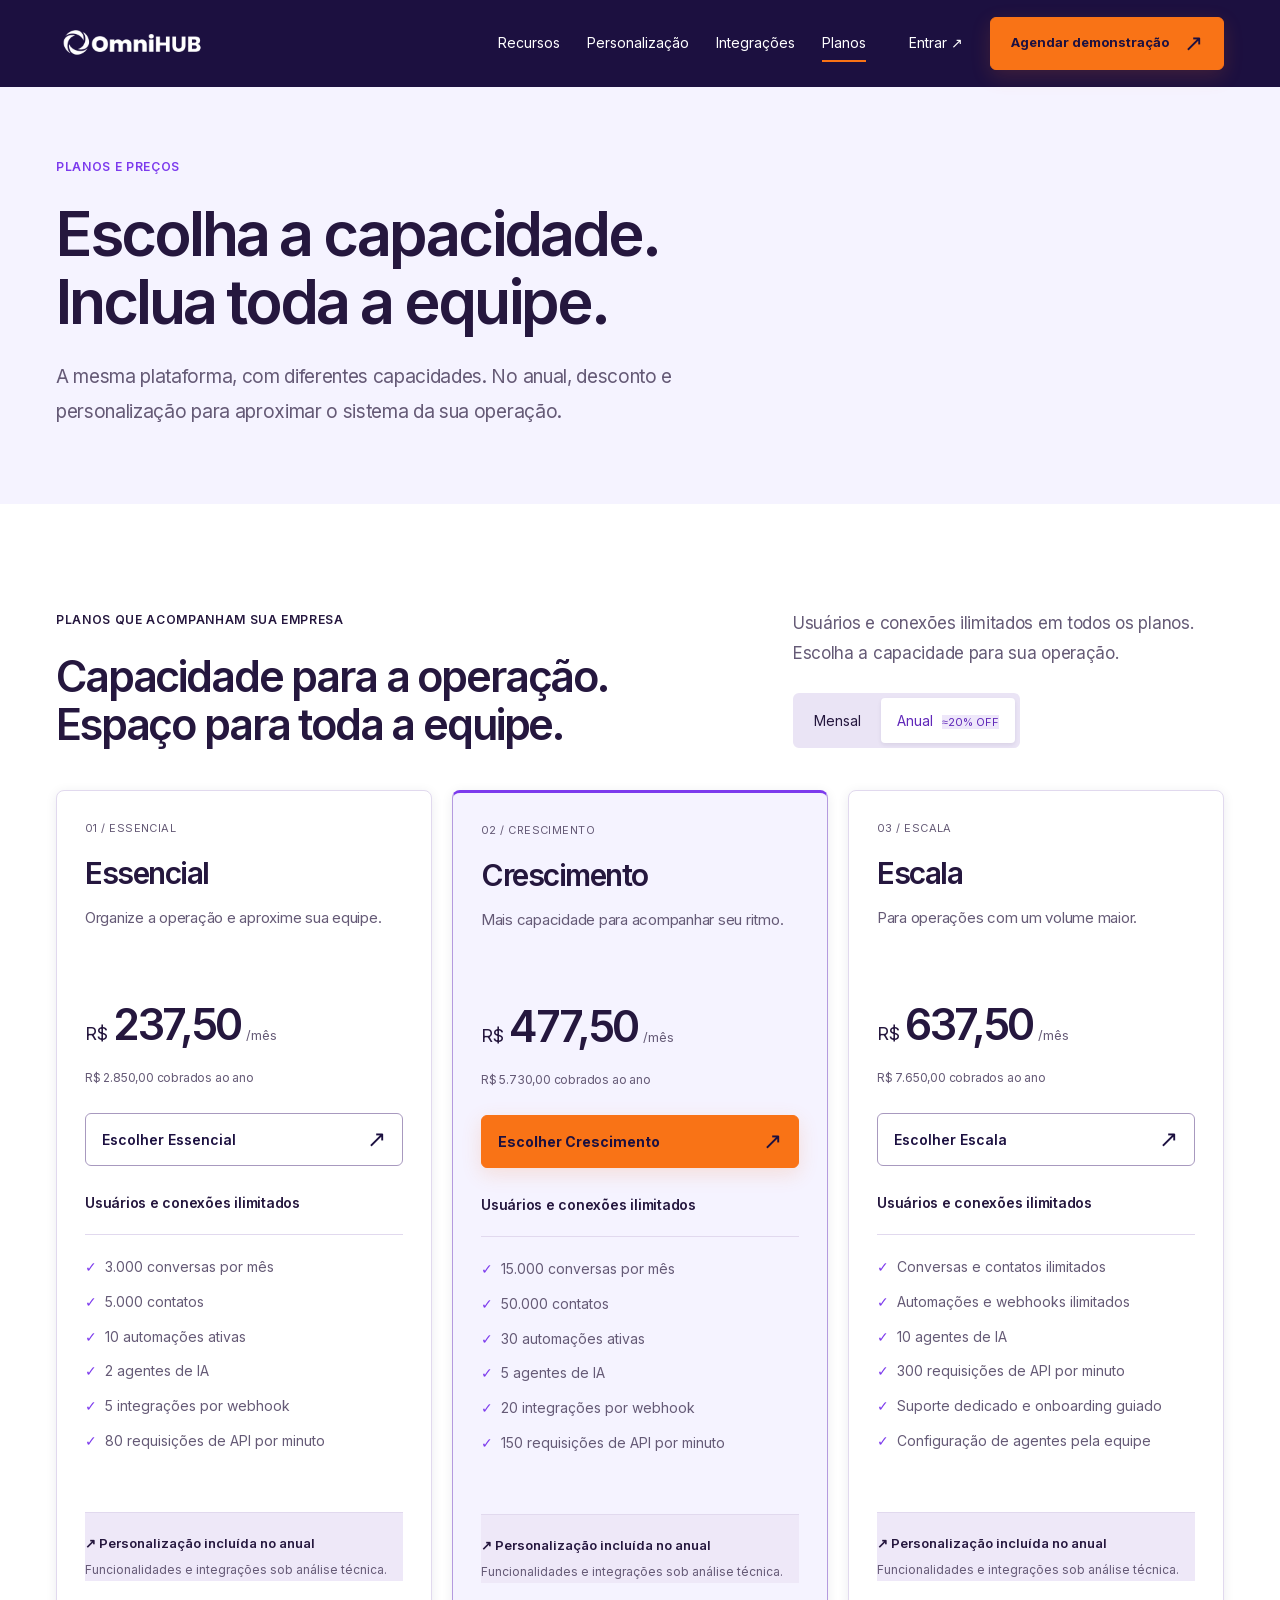
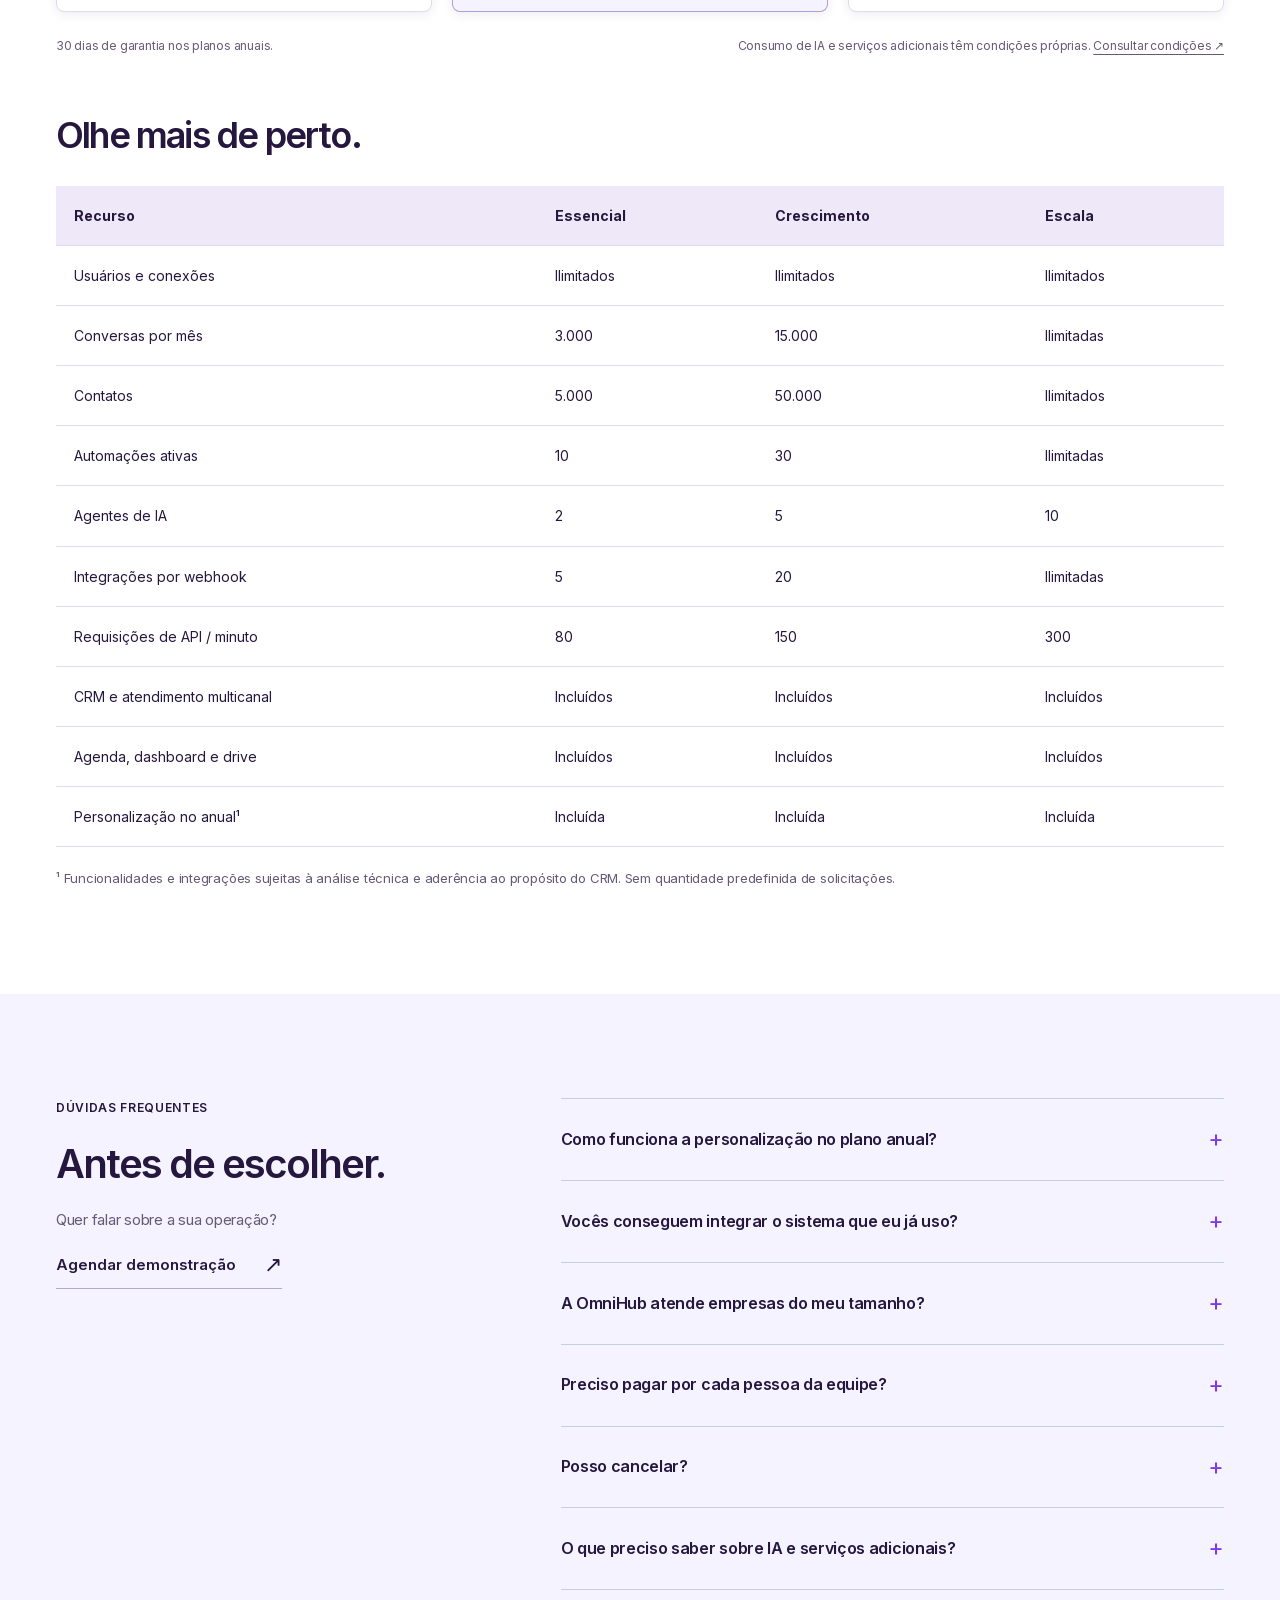
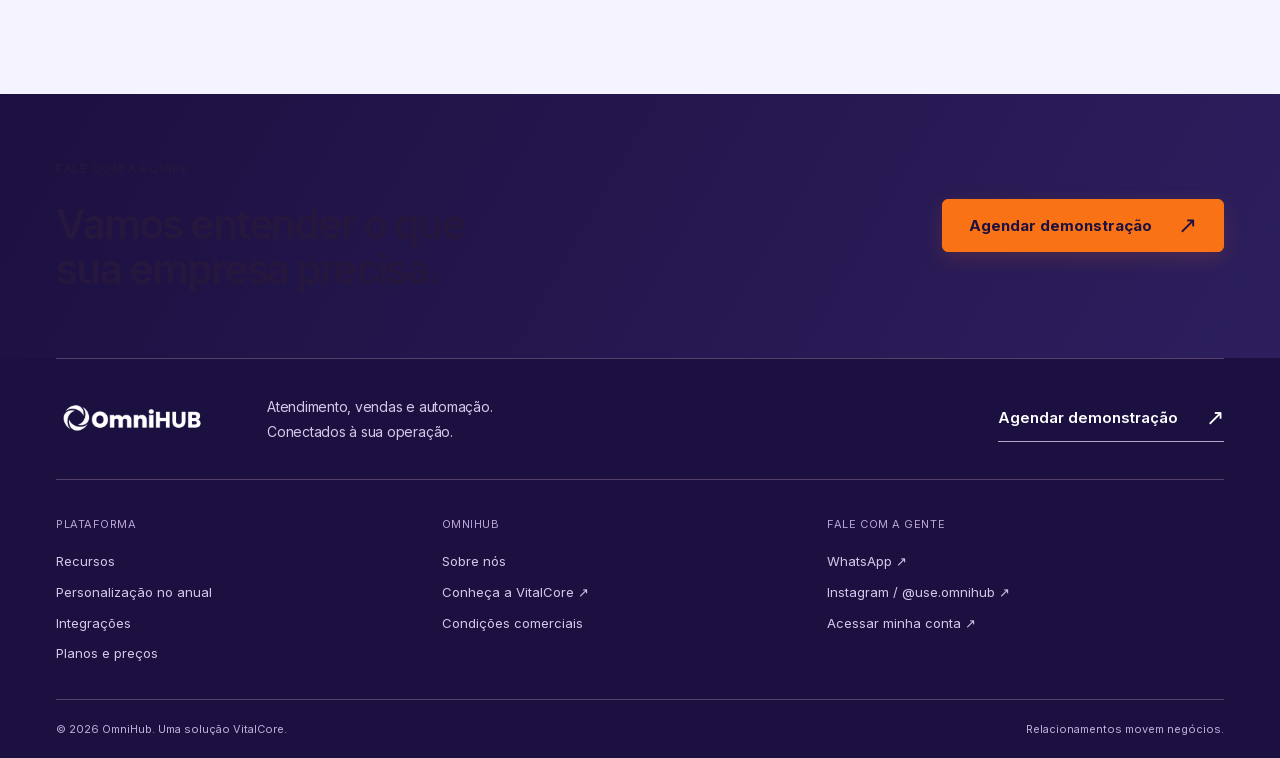
<file: planos/index.html>
<!doctype html><html lang="pt-BR"><head><meta charset="utf-8"><meta name="viewport" content="width=device-width, initial-scale=1"><title>Planos e preços | OmniHub</title><meta name="description" content="Compare os planos Essencial, Crescimento e Escala da OmniHub, com usuários ilimitados e personalização nos planos anuais."><meta name="theme-color" content="#1C1040"><meta name="google-site-verification" content="fr5wmhnkLUrRFdZlJ5WeFuo9M3Xpee2Pv4BbRFCl9nU"><link rel="canonical" href="https://omnihub.site/planos/"><meta property="og:type" content="website"><meta property="og:locale" content="pt_BR"><meta property="og:title" content="Planos e preços | OmniHub"><meta property="og:description" content="Compare os planos Essencial, Crescimento e Escala da OmniHub, com usuários ilimitados e personalização nos planos anuais."><meta property="og:url" content="https://omnihub.site/planos/"><meta property="og:image" content="https://omnihub.site/assets/social.png"><meta property="og:image:alt" content="OmniHub. O sistema se adapta à sua empresa. Não o contrário."><meta name="twitter:card" content="summary_large_image"><link rel="icon" href="/assets/favicon.svg" type="image/svg+xml"><link rel="preload" href="/assets/inter-0.woff2" as="font" type="font/woff2" crossorigin><link rel="stylesheet" href="/styles.css"><script type="application/ld+json">{"@context": "https://schema.org", "@type": "Organization", "name": "OmniHub", "url": "https://omnihub.site", "logo": "https://omnihub.site/assets/logo.webp", "sameAs": ["https://www.instagram.com/use.omnihub/"], "parentOrganization": {"@type": "Organization", "name": "VitalCore", "url": "https://www.vitalcore.com.br/"}}</script><noscript><style>.delivery-tabs,.product-tabs{display:none}.delivery-panel[hidden]{display:grid}.delivery-panel{margin-bottom:20px}@media(max-width:900px){.site-header{position:relative}.nav{height:auto;flex-wrap:wrap;padding-block:20px}.menu-toggle{display:none}.nav nav{display:flex;position:static;width:100%;height:auto;visibility:visible;opacity:1;transform:none}}</style></noscript><script src="/app.js" defer></script></head><body><a class="skip" href="#conteudo">Pular para o conteúdo</a><header class="site-header"><div class="wrap nav"><a href="/" class="brand" aria-label="OmniHub — início"><img src="/assets/logo.webp" width="170" height="47" alt="OmniHub"></a><button class="menu-toggle" aria-expanded="false" aria-controls="navigation"><span data-menu-label>Menu</span> <span data-menu-icon aria-hidden="true">☰</span></button><nav id="navigation" aria-label="Principal"><a href="/#plataforma">Recursos</a><a href="/#personalizacao">Personalização <span class="nav-dot"></span></a><a href="/#integracoes">Integrações</a><a href="/planos/">Planos</a><a href="https://app.omnihub.site" class="login">Entrar <span aria-hidden="true">↗</span></a><a class="button small blue" href="https://wa.me/5519996414843?text=Ol%C3%A1%21+Quero+agendar+uma+demonstra%C3%A7%C3%A3o+da+OmniHub+para+minha+empresa.">Agendar demonstração <span aria-hidden="true">↗</span></a></nav></div></header><main id="conteudo"><section class="subhero"><div class="wrap"><span class="eyebrow">PLANOS E PREÇOS</span><h1>Escolha a capacidade.<br>Inclua toda a equipe.</h1><p>A mesma plataforma, com diferentes capacidades. No anual, desconto e personalização para aproximar o sistema da sua operação.</p></div></section><section class="pricing section" id="planos"><div class="wrap"><div class="section-heading"><div><span class="eyebrow">PLANOS QUE ACOMPANHAM SUA EMPRESA</span><h2>Capacidade para a operação.<br>Espaço para toda a equipe.</h2></div><div class="pricing-aside"><p>Usuários e conexões ilimitados em todos os planos. Escolha a capacidade para sua operação.</p><div class="billing-toggle" role="group" aria-label="Período de cobrança"><button data-cycle="monthly" aria-pressed="false">Mensal</button><button data-cycle="annual" aria-pressed="true">Anual <span>≈20% OFF</span></button></div></div></div><div class="price-grid"><article class="price-card " data-plan="0"><div class="plan-number">01 / ESSENCIAL</div><h3>Essencial</h3><p class="plan-subtitle">Organize a operação e aproxime sua equipe.</p><div class="price"><span class="currency">R$</span> <strong data-price>237,50</strong><span>/mês</span></div><p class="billing" data-billing>R$ 2.850,00 cobrados ao ano</p><a class="button outline" data-checkout href="https://app.omnihub.site/checkout?plan=Essencial&value=2850&cycle=YEARLY&guarantee_days=30&card_only=1&return_url=https%3A%2F%2Fomnihub.site%2Fobrigado%2F%3Fplano%3Dessencial%26ciclo%3Danual%26valor%3D2850">Escolher Essencial <span aria-hidden="true">↗</span></a><p class="included-users">Usuários e conexões ilimitados</p><ul><li>3.000 conversas por mês</li><li>5.000 contatos</li><li>10 automações ativas</li><li>2 agentes de IA</li><li>5 integrações por webhook</li><li>80 requisições de API por minuto</li></ul><div class="annual-benefit" data-annual-benefit>↗ Personalização incluída no anual<span>Funcionalidades e integrações sob análise técnica.</span></div></article><article class="price-card featured" data-plan="1"><div class="plan-number">02 / CRESCIMENTO</div><h3>Crescimento</h3><p class="plan-subtitle">Mais capacidade para acompanhar seu ritmo.</p><div class="price"><span class="currency">R$</span> <strong data-price>477,50</strong><span>/mês</span></div><p class="billing" data-billing>R$ 5.730,00 cobrados ao ano</p><a class="button blue" data-checkout href="https://app.omnihub.site/checkout?plan=Crescimento&value=5730&cycle=YEARLY&guarantee_days=30&card_only=1&return_url=https%3A%2F%2Fomnihub.site%2Fobrigado%2F%3Fplano%3Dcrescimento%26ciclo%3Danual%26valor%3D5730">Escolher Crescimento <span aria-hidden="true">↗</span></a><p class="included-users">Usuários e conexões ilimitados</p><ul><li>15.000 conversas por mês</li><li>50.000 contatos</li><li>30 automações ativas</li><li>5 agentes de IA</li><li>20 integrações por webhook</li><li>150 requisições de API por minuto</li></ul><div class="annual-benefit" data-annual-benefit>↗ Personalização incluída no anual<span>Funcionalidades e integrações sob análise técnica.</span></div></article><article class="price-card " data-plan="2"><div class="plan-number">03 / ESCALA</div><h3>Escala</h3><p class="plan-subtitle">Para operações com um volume maior.</p><div class="price"><span class="currency">R$</span> <strong data-price>637,50</strong><span>/mês</span></div><p class="billing" data-billing>R$ 7.650,00 cobrados ao ano</p><a class="button outline" data-checkout href="https://app.omnihub.site/checkout?plan=Escala&value=7650&cycle=YEARLY&guarantee_days=30&card_only=1&return_url=https%3A%2F%2Fomnihub.site%2Fobrigado%2F%3Fplano%3Descala%26ciclo%3Danual%26valor%3D7650">Escolher Escala <span aria-hidden="true">↗</span></a><p class="included-users">Usuários e conexões ilimitados</p><ul><li>Conversas e contatos ilimitados</li><li>Automações e webhooks ilimitados</li><li>10 agentes de IA</li><li>300 requisições de API por minuto</li><li>Suporte dedicado e onboarding guiado</li><li>Configuração de agentes pela equipe</li></ul><div class="annual-benefit" data-annual-benefit>↗ Personalização incluída no anual<span>Funcionalidades e integrações sob análise técnica.</span></div></article></div><div class="pricing-notes"><p data-guarantee>30 dias de garantia nos planos anuais.</p><p>Consumo de IA e serviços adicionais têm condições próprias. <a href="/condicoes/">Consultar condições ↗</a></p></div><div class="comparison"><h2>Olhe mais de perto.</h2><div class="table-scroll" tabindex="0" role="region" aria-label="Comparação dos planos"><table><thead><tr><th scope="col">Recurso</th><th scope="col">Essencial</th><th scope="col">Crescimento</th><th scope="col">Escala</th></tr></thead><tbody><tr><th scope="row">Usuários e conexões</th><td>Ilimitados</td><td>Ilimitados</td><td>Ilimitados</td></tr><tr><th scope="row">Conversas por mês</th><td>3.000</td><td>15.000</td><td>Ilimitadas</td></tr><tr><th scope="row">Contatos</th><td>5.000</td><td>50.000</td><td>Ilimitados</td></tr><tr><th scope="row">Automações ativas</th><td>10</td><td>30</td><td>Ilimitadas</td></tr><tr><th scope="row">Agentes de IA</th><td>2</td><td>5</td><td>10</td></tr><tr><th scope="row">Integrações por webhook</th><td>5</td><td>20</td><td>Ilimitadas</td></tr><tr><th scope="row">Requisições de API / minuto</th><td>80</td><td>150</td><td>300</td></tr><tr><th scope="row">CRM e atendimento multicanal</th><td>Incluídos</td><td>Incluídos</td><td>Incluídos</td></tr><tr><th scope="row">Agenda, dashboard e drive</th><td>Incluídos</td><td>Incluídos</td><td>Incluídos</td></tr><tr><th scope="row">Personalização no anual¹</th><td>Incluída</td><td>Incluída</td><td>Incluída</td></tr></tbody></table></div><p class="fine">¹ Funcionalidades e integrações sujeitas à análise técnica e aderência ao propósito do CRM. Sem quantidade predefinida de solicitações.</p></div></div></section><section class="faq section"><div class="wrap faq-grid"><div><span class="eyebrow">DÚVIDAS FREQUENTES</span><h2>Antes de escolher.</h2><p>Quer falar sobre a sua operação?</p><a class="text-link dark-link" href="https://wa.me/5519996414843?text=Ol%C3%A1%21+Quero+agendar+uma+demonstra%C3%A7%C3%A3o+da+OmniHub+para+minha+empresa.">Agendar demonstração <span aria-hidden="true">↗</span></a></div><div><details><summary>Como funciona a personalização no plano anual?<span aria-hidden="true">+</span></summary><p>Em qualquer plano anual, você pode solicitar funcionalidades e integrações para sua operação. As solicitações passam por análise técnica e são acompanhadas em um grupo de WhatsApp e em um roadmap privado. Não há uma quantidade predefinida de solicitações; a aprovação depende da viabilidade e da aderência ao propósito do CRM.</p></details><details><summary>Vocês conseguem integrar o sistema que eu já uso?<span aria-hidden="true">+</span></summary><p>A OmniHub já integra ferramentas de atendimento, pagamentos, jurídico, agenda, documentos, logística e automação, tanto na plataforma quanto em projetos personalizados. Entre elas estão Asaas, PayPal, Google Calendar, ADVBOX, ZapSign, Focus NFe e outras apresentadas na seção de integrações do site. Também temos APIs e webhooks próprios. No anual, avaliamos novas conexões com sistemas que tenham API. A equipe verifica a disponibilidade, o escopo e as condições de cada integração.</p></details><details><summary>A OmniHub atende empresas do meu tamanho?<span aria-hidden="true">+</span></summary><p>O foco são pequenas e médias empresas, inclusive equipes com até cerca de 100 funcionários. Todos os planos têm usuários e conexões ilimitados. A escolha depende do volume de conversas, contatos, automações e agentes de IA de que a sua operação precisa.</p></details><details><summary>Preciso pagar por cada pessoa da equipe?<span aria-hidden="true">+</span></summary><p>Não. Os planos Essencial, Crescimento e Escala incluem usuários e conexões ilimitados. Cada plano tem seus próprios limites de volume e de recursos.</p></details><details><summary>Posso cancelar?<span aria-hidden="true">+</span></summary><p>O mensal tem garantia de 7 dias e pode ser cancelado sem multa, mantendo o acesso até o fim do período pago. O anual tem garantia de 30 dias. Depois desse prazo, o cancelamento interrompe a próxima renovação, sem reembolso do período contratado, e o acesso continua até o fim da vigência.</p></details><details><summary>O que preciso saber sobre IA e serviços adicionais?<span aria-hidden="true">+</span></summary><p>A utilização de IA requer um provedor próprio, com consumo e condições à parte. Telefonia, gestão de Meta Ads, serviços jurídicos, financeiros e IA de sistemas adicionais são contratados separadamente. Consulte a equipe sobre condições dos canais e integrações para sua operação.</p></details></div></div></section><section class="closing"><div class="wrap"><div><p class="eyebrow">FALE COM A EQUIPE</p><h2>Vamos entender o que<br>sua empresa precisa.</h2></div><a class="button blue" href="https://wa.me/5519996414843?text=Ol%C3%A1%21+Quero+agendar+uma+demonstra%C3%A7%C3%A3o+da+OmniHub+para+minha+empresa.">Agendar demonstração <span aria-hidden="true">↗</span></a></div></section></main><footer class="footer"><div class="wrap"><div class="footer-top"><a class="brand" href="/"><img src="/assets/logo.webp" width="170" height="47" alt="OmniHub"></a><p>Atendimento, vendas e automação.<br>Conectados à sua operação.</p><a href="https://wa.me/5519996414843?text=Ol%C3%A1%21+Quero+agendar+uma+demonstra%C3%A7%C3%A3o+da+OmniHub+para+minha+empresa." class="text-link">Agendar demonstração <span aria-hidden="true">↗</span></a></div><div class="footer-links"><div><span>PLATAFORMA</span><a href="/#plataforma">Recursos</a><a href="/#personalizacao">Personalização no anual</a><a href="/#integracoes">Integrações</a><a href="/planos/">Planos e preços</a></div><div><span>OMNIHUB</span><a href="/sobre/">Sobre nós</a><a href="https://www.vitalcore.com.br/" target="_blank" rel="noopener">Conheça a VitalCore ↗</a><a href="/condicoes/">Condições comerciais</a></div><div><span>FALE COM A GENTE</span><a href="https://wa.me/5519996414843?text=Ol%C3%A1%21%20Quero%20conhecer%20a%20OmniHub%20para%20minha%20empresa.">WhatsApp ↗</a><a href="https://www.instagram.com/use.omnihub/" target="_blank" rel="noopener">Instagram / @use.omnihub ↗</a><a href="https://app.omnihub.site">Acessar minha conta ↗</a></div></div><div class="footer-bottom"><span>© 2026 OmniHub. Uma solução VitalCore.</span><span>Relacionamentos movem negócios.</span></div></div></footer></body></html>
</file>
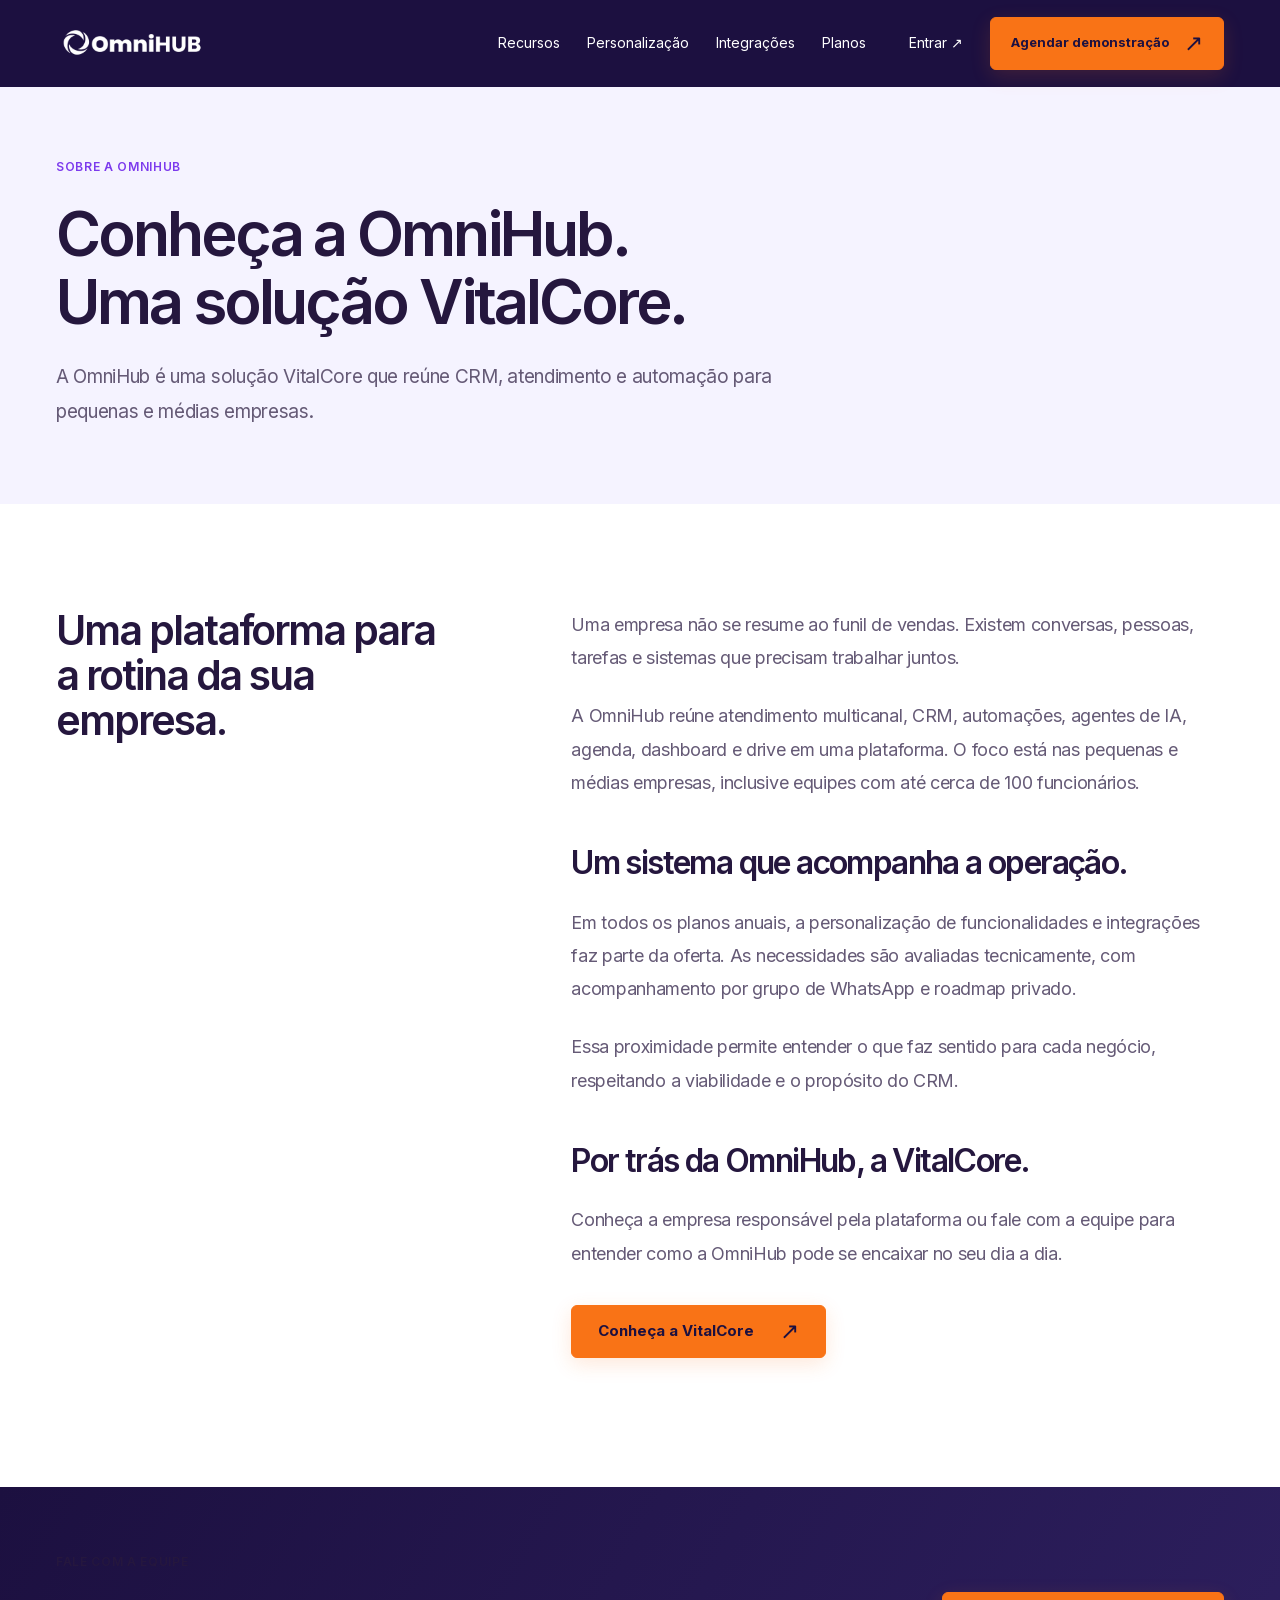
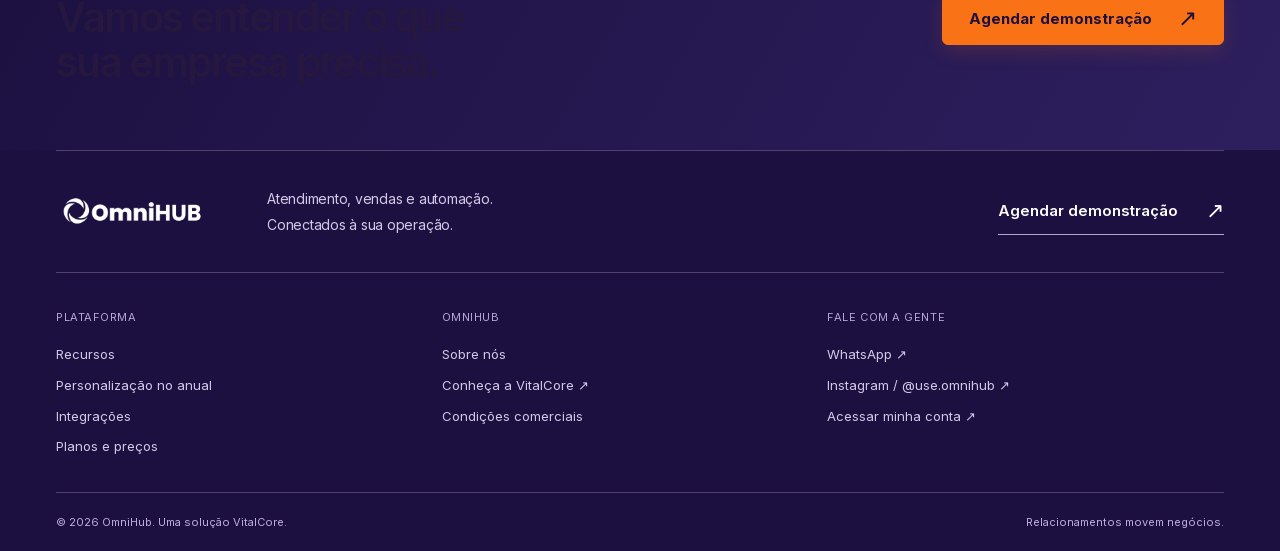
<file: sobre/index.html>
<!doctype html><html lang="pt-BR"><head><meta charset="utf-8"><meta name="viewport" content="width=device-width, initial-scale=1"><title>Sobre a OmniHub | Uma solução VitalCore</title><meta name="description" content="Conheça a OmniHub, solução VitalCore de CRM, atendimento e automação para pequenas e médias empresas."><meta name="theme-color" content="#1C1040"><meta name="google-site-verification" content="fr5wmhnkLUrRFdZlJ5WeFuo9M3Xpee2Pv4BbRFCl9nU"><link rel="canonical" href="https://omnihub.site/sobre/"><meta property="og:type" content="website"><meta property="og:locale" content="pt_BR"><meta property="og:title" content="Sobre a OmniHub | Uma solução VitalCore"><meta property="og:description" content="Conheça a OmniHub, solução VitalCore de CRM, atendimento e automação para pequenas e médias empresas."><meta property="og:url" content="https://omnihub.site/sobre/"><meta property="og:image" content="https://omnihub.site/assets/social.png"><meta property="og:image:alt" content="OmniHub. O sistema se adapta à sua empresa. Não o contrário."><meta name="twitter:card" content="summary_large_image"><link rel="icon" href="/assets/favicon.svg" type="image/svg+xml"><link rel="preload" href="/assets/inter-0.woff2" as="font" type="font/woff2" crossorigin><link rel="stylesheet" href="/styles.css"><script type="application/ld+json">{"@context": "https://schema.org", "@type": "Organization", "name": "OmniHub", "url": "https://omnihub.site", "logo": "https://omnihub.site/assets/logo.webp", "sameAs": ["https://www.instagram.com/use.omnihub/"], "parentOrganization": {"@type": "Organization", "name": "VitalCore", "url": "https://www.vitalcore.com.br/"}}</script><noscript><style>.delivery-tabs,.product-tabs{display:none}.delivery-panel[hidden]{display:grid}.delivery-panel{margin-bottom:20px}@media(max-width:900px){.site-header{position:relative}.nav{height:auto;flex-wrap:wrap;padding-block:20px}.menu-toggle{display:none}.nav nav{display:flex;position:static;width:100%;height:auto;visibility:visible;opacity:1;transform:none}}</style></noscript><script src="/app.js" defer></script></head><body><a class="skip" href="#conteudo">Pular para o conteúdo</a><header class="site-header"><div class="wrap nav"><a href="/" class="brand" aria-label="OmniHub — início"><img src="/assets/logo.webp" width="170" height="47" alt="OmniHub"></a><button class="menu-toggle" aria-expanded="false" aria-controls="navigation"><span data-menu-label>Menu</span> <span data-menu-icon aria-hidden="true">☰</span></button><nav id="navigation" aria-label="Principal"><a href="/#plataforma">Recursos</a><a href="/#personalizacao">Personalização <span class="nav-dot"></span></a><a href="/#integracoes">Integrações</a><a href="/planos/">Planos</a><a href="https://app.omnihub.site" class="login">Entrar <span aria-hidden="true">↗</span></a><a class="button small blue" href="https://wa.me/5519996414843?text=Ol%C3%A1%21+Quero+agendar+uma+demonstra%C3%A7%C3%A3o+da+OmniHub+para+minha+empresa.">Agendar demonstração <span aria-hidden="true">↗</span></a></nav></div></header><main id="conteudo"><section class="subhero"><div class="wrap"><span class="eyebrow">SOBRE A OMNIHUB</span><h1>Conheça a OmniHub.<br>Uma solução VitalCore.</h1><p>A OmniHub é uma solução VitalCore que reúne CRM, atendimento e automação para pequenas e médias empresas.</p></div></section><section class="section"><div class="wrap prose-grid"><h2>Uma plataforma para<br>a rotina da sua empresa.</h2><div class="prose"><p>Uma empresa não se resume ao funil de vendas. Existem conversas, pessoas, tarefas e sistemas que precisam trabalhar juntos.</p><p>A OmniHub reúne atendimento multicanal, CRM, automações, agentes de IA, agenda, dashboard e drive em uma plataforma. O foco está nas pequenas e médias empresas, inclusive equipes com até cerca de 100 funcionários.</p><h2>Um sistema que acompanha a operação.</h2><p>Em todos os planos anuais, a personalização de funcionalidades e integrações faz parte da oferta. As necessidades são avaliadas tecnicamente, com acompanhamento por grupo de WhatsApp e roadmap privado.</p><p>Essa proximidade permite entender o que faz sentido para cada negócio, respeitando a viabilidade e o propósito do CRM.</p><h2>Por trás da OmniHub, a VitalCore.</h2><p>Conheça a empresa responsável pela plataforma ou fale com a equipe para entender como a OmniHub pode se encaixar no seu dia a dia.</p><a class="button blue" href="https://www.vitalcore.com.br/" target="_blank" rel="noopener">Conheça a VitalCore <span aria-hidden="true">↗</span></a></div></div></section><section class="closing"><div class="wrap"><div><p class="eyebrow">FALE COM A EQUIPE</p><h2>Vamos entender o que<br>sua empresa precisa.</h2></div><a class="button blue" href="https://wa.me/5519996414843?text=Ol%C3%A1%21+Quero+agendar+uma+demonstra%C3%A7%C3%A3o+da+OmniHub+para+minha+empresa.">Agendar demonstração <span aria-hidden="true">↗</span></a></div></section></main><footer class="footer"><div class="wrap"><div class="footer-top"><a class="brand" href="/"><img src="/assets/logo.webp" width="170" height="47" alt="OmniHub"></a><p>Atendimento, vendas e automação.<br>Conectados à sua operação.</p><a href="https://wa.me/5519996414843?text=Ol%C3%A1%21+Quero+agendar+uma+demonstra%C3%A7%C3%A3o+da+OmniHub+para+minha+empresa." class="text-link">Agendar demonstração <span aria-hidden="true">↗</span></a></div><div class="footer-links"><div><span>PLATAFORMA</span><a href="/#plataforma">Recursos</a><a href="/#personalizacao">Personalização no anual</a><a href="/#integracoes">Integrações</a><a href="/planos/">Planos e preços</a></div><div><span>OMNIHUB</span><a href="/sobre/">Sobre nós</a><a href="https://www.vitalcore.com.br/" target="_blank" rel="noopener">Conheça a VitalCore ↗</a><a href="/condicoes/">Condições comerciais</a></div><div><span>FALE COM A GENTE</span><a href="https://wa.me/5519996414843?text=Ol%C3%A1%21%20Quero%20conhecer%20a%20OmniHub%20para%20minha%20empresa.">WhatsApp ↗</a><a href="https://www.instagram.com/use.omnihub/" target="_blank" rel="noopener">Instagram / @use.omnihub ↗</a><a href="https://app.omnihub.site">Acessar minha conta ↗</a></div></div><div class="footer-bottom"><span>© 2026 OmniHub. Uma solução VitalCore.</span><span>Relacionamentos movem negócios.</span></div></div></footer></body></html>
</file>
<file: styles.css>
@font-face{font-family:Inter;src:url('/assets/inter-0.woff2') format('woff2');font-weight:400 700;font-display:swap}
:root{--ink:#132a42;--navy:#092038;--blue:#075be9;--muted:#526273;--paper:#fff;--soft:#f3f5f7;--cream:#f3f1eb;--line:#d5dce3;--radius:10px}*{box-sizing:border-box}html{scroll-behavior:smooth;scroll-padding-top:30px}body{margin:0;background:var(--paper);color:var(--ink);font:17px/1.65 Inter,Arial,sans-serif;-webkit-font-smoothing:antialiased}a{color:inherit;text-decoration:none}button,input,textarea{font:inherit}button{cursor:pointer;color:inherit}button,a,input,textarea{-webkit-tap-highlight-color:transparent}button{border:0}img{display:block;max-width:100%;height:auto}h1,h2,h3,p{margin:0}h1,h2,h3{font-weight:600;letter-spacing:-.05em;line-height:1.1}h2{font-size:clamp(36px,3.5vw,50px)}h3{font-size:25px}em{font-style:normal}p{letter-spacing:-.017em}a:focus-visible,button:focus-visible,summary:focus-visible,input:focus-visible,textarea:focus-visible,[tabindex]:focus-visible{outline:3px solid #5793fb;outline-offset:5px}.wrap{width:calc(100% - 112px);max-width:1328px;margin:auto}.section{padding:100px 0}.eyebrow{display:flex;align-items:center;gap:12px;font-size:12px;font-weight:600;letter-spacing:.055em;line-height:1.6;margin-bottom:24px}.eyebrow-line{width:22px;height:3px;background:var(--blue)}.button{display:inline-flex;align-items:center;justify-content:space-between;gap:26px;border-radius:6px;padding:16px 21px;font-size:15px;line-height:1.5;font-weight:600;border:1px solid transparent;transition:background .15s,box-shadow .15s}.button span{font-size:23px;line-height:1;font-family:Arial,sans-serif;font-weight:400}.button.blue{background:var(--blue);color:white}.button.blue:hover{background:#034abd;box-shadow:0 4px 12px #145bbd25}.button.navy{background:var(--navy);color:white}.button.navy:hover{background:#1c3e61}.button.light{background:white;color:var(--navy)}.button.light:hover{background:#dce9ff}.button.outline{background:white;border-color:#aebdce}.button.outline:hover{background:#eff5ff}.button.small{padding:11px 15px;font-size:14px;gap:15px}.quiet-link{font-size:15px;font-weight:600;border-bottom:1px solid #a4b1be;padding:6px 0}.text-link{display:inline-flex;align-items:center;justify-content:space-between;gap:28px;font-size:15px;font-weight:600;background:none;border-bottom:1px solid #9dadbf;padding:10px 0}.text-link:hover,.quiet-link:hover{color:var(--blue)}.text-link span{font:22px Arial,sans-serif}.skip{position:fixed;top:-100px;left:20px;background:white;padding:10px 20px;z-index:100}.skip:focus{top:15px}.site-header{background:var(--navy);color:white;position:relative;z-index:20}.nav{display:flex;align-items:center;justify-content:space-between;gap:30px;height:86px}.brand{flex-shrink:0}.brand img{width:151px;height:auto}.nav nav{display:flex;align-items:center;gap:27px;font-size:14px}.nav nav>a:not(.button){padding:12px 0}.nav nav>a:hover{color:#a7ccff}.nav nav>.button:hover{color:var(--navy)}.login{margin-left:16px}.nav-dot{display:none}.menu-toggle{display:none}.hero{padding:70px 0 58px;background:linear-gradient(90deg,#fff 50%,#f4f6f9 50%);overflow:hidden}.hero-layout{display:grid;grid-template-columns:1fr 1.06fr;gap:50px;align-items:center}.hero-copy{padding:0 5px 0 0}.hero h1{font-size:clamp(50px,5.45vw,80px);letter-spacing:-.065em;line-height:1.02}.hero h1>span{color:var(--blue);font-size:.84em;white-space:nowrap}.hero-description{font-size:18px;line-height:1.8;max-width:470px;color:var(--muted);margin-top:28px}.hero-actions{display:flex;align-items:center;gap:27px;margin-top:29px}.hero-annual{display:flex;align-items:flex-start;gap:17px;border-top:1px solid var(--line);padding-top:25px;margin-top:36px;max-width:465px}.annual-symbol{font-size:29px;line-height:1.2;color:var(--blue);font-weight:400}.hero-annual p{font-size:13px;color:var(--muted);line-height:1.8}.hero-annual strong{font-size:14px;color:var(--ink);font-weight:600}.hero-annual>a{margin-left:auto;font-size:23px;color:var(--blue)}.product-preview{min-width:0;position:relative;padding:24px;background:var(--navy);color:white;border-radius:12px;box-shadow:0 24px 60px #10305216;align-self:center}.preview-top{display:flex;justify-content:space-between;align-items:center;gap:12px}.preview-label{font-size:11px;letter-spacing:.07em;color:#a4bdd8}.video-trigger{display:flex;align-items:center;gap:9px;background:none;color:#fff;font-size:12px;padding:6px 0}.video-trigger>span{font-size:8px;border:1px solid #708eaf;width:23px;height:23px;border-radius:50%;display:inline-flex;align-items:center;justify-content:center}.preview-heading{display:flex;align-items:flex-start;gap:17px;margin:26px 0}.preview-heading h2{font-size:30px;letter-spacing:-.04em;line-height:1.2}.square-mark{width:10px;height:48px;background:#2c7df7;flex-shrink:0;border-radius:2px;margin-top:5px}.product-tabs{display:flex;border-bottom:1px solid #47607b;gap:23px;margin-bottom:15px}.product-tabs button{background:none;color:#b9c9dc;padding:12px 0;font-size:13px;border-bottom:2px solid transparent;margin-bottom:-1px;white-space:nowrap}.product-tabs button[aria-selected=true]{color:white;border-color:#77acff}.product-window{height:264px;overflow:auto;background:#edf2f6;border-radius:5px;scrollbar-width:thin;scrollbar-color:#829bb7 #edf2f6;position:relative}.product-window img{max-width:none;position:relative;pointer-events:none}.view-funnel img{width:1500px;margin-top:-245px;margin-left:-60px}.view-filters img{width:1500px;margin-top:-85px;margin-left:-45px}.view-overview img{width:100%;margin:0}.view-overview{display:flex;align-items:center;height:264px}.product-explanation{display:flex;gap:16px;align-items:flex-start;padding:18px 0;min-height:94px}.view-number{font-size:13px;color:#8bb7f6;padding-top:1px}.product-explanation p{font-size:14px;line-height:1.65;color:#d2deed;max-width:460px}.preview-bottom{border-top:1px solid #3b526b;padding-top:15px;display:flex;justify-content:space-between;font-size:11px;color:#a9c0d9;gap:12px}.preview-bottom a{color:white}.clients{padding:28px 0 35px;background:var(--cream)}.clients-caption{display:flex;justify-content:space-between;gap:20px;align-items:center}.clients-caption>p{font-size:13px;color:#5a6570}.client-grid{display:grid;grid-template-columns:repeat(6,minmax(0,1fr));gap:35px;margin-top:21px;align-items:center}.client-logo{min-width:0;height:56px;display:flex;align-items:center;justify-content:center}.client-logo img{width:100%;max-width:140px;max-height:55px;object-fit:contain;filter:brightness(0) saturate(100%);opacity:.76}.more-clients{position:relative}.more-clients summary{font-size:12px;cursor:pointer;list-style:none}.more-clients summary span{margin-left:9px;font-size:17px}.more-clients summary::-webkit-details-marker{display:none}.all-clients{position:absolute;right:0;top:37px;width:520px;background:var(--cream);padding:25px;display:grid;grid-template-columns:repeat(3,minmax(0,1fr));gap:20px;z-index:10;border:1px solid #d7d4cb;border-radius:8px;box-shadow:0 15px 40px #19304417}.all-clients .client-logo{height:45px}.all-clients img{width:100%;max-width:110px;max-height:44px}.workday-layout{display:grid;grid-template-columns:1fr 1.15fr;gap:110px;align-items:start}.workday-intro>p:not(.eyebrow){color:var(--muted);font-size:17px;line-height:1.8;margin:24px 0 22px;max-width:430px}.workday-details details{border-top:1px solid var(--line)}.workday-details details:last-child{border-bottom:1px solid var(--line)}.workday-details summary{display:flex;align-items:center;gap:15px;list-style:none;padding:25px 0;cursor:pointer;font-size:17px;line-height:1.5;letter-spacing:-.02em;font-weight:600}.workday-details summary::-webkit-details-marker{display:none}.task-icon{font-size:12px;font-weight:400;color:#667c96;width:30px;flex-shrink:0}.expand-sign{margin-left:auto;font-size:24px;font-weight:400;color:#61758b}.workday-details details[open] .expand-sign{transform:rotate(45deg)}.workday-details details>div{padding:0 25px 30px 45px}.workday-details h3{font-size:20px;letter-spacing:-.03em;line-height:1.4;margin-bottom:12px}.workday-details p{font-size:16px;color:var(--muted);line-height:1.8}.resource-label{display:block;font-size:11px;letter-spacing:.035em;color:#536d8d;margin-top:20px}.personalization{background:var(--cream)}.personalization-layout{display:grid;grid-template-columns:1fr 1fr;gap:100px;align-items:start}.personalization-copy h2{font-size:clamp(42px,4.3vw,61px);line-height:1.05;letter-spacing:-.06em}.personalization-copy h2 span{color:#2368bf}.personalization-copy>p:not(.eyebrow){font-size:18px;line-height:1.8;color:var(--muted);margin-top:28px;max-width:440px}.relationship{list-style:none;padding:0;margin:30px 0 0}.relationship li{display:flex;gap:16px;align-items:flex-start;margin-top:24px}.relationship li>span{color:var(--blue);font-size:24px;line-height:1.3}.relationship strong{font-size:15px;font-weight:600}.relationship p{font-size:14px;color:var(--muted);line-height:1.7;margin-top:5px;max-width:345px}.request-card{padding:31px;background:white;border-radius:10px;border:1px solid #d5d9da;box-shadow:0 8px 25px #21354b05}.request-heading{display:flex;gap:17px;align-items:center;padding-bottom:24px;margin-bottom:25px;border-bottom:1px solid var(--line)}.request-heading p{font-size:22px;line-height:1.4;letter-spacing:-.035em}.request-heading strong{font-weight:600}.request-icon{background:#edf4ff;border:1px solid #c7d9f5;width:49px;height:49px;display:flex;justify-content:center;align-items:center;color:var(--blue);border-radius:8px;font:29px Arial}.request-card fieldset{border:0;padding:0;margin:0 0 20px;min-width:0}.request-card legend,.field-label{font-size:13px;font-weight:600;display:block;margin-bottom:10px}.request-options{display:flex;gap:8px;flex-wrap:wrap}.request-options label{position:relative;cursor:pointer}.request-options input{position:absolute;opacity:0;width:1px;height:1px}.request-options span{display:block;border:1px solid #c8d2dd;border-radius:5px;padding:9px 11px;font-size:12px}.request-options input:checked+span{border-color:#3474cc;color:#114d9e;background:#eef5ff}.request-options input:focus-visible+span{outline:3px solid #5793fb;outline-offset:2px}.field-label>span{font-weight:400;color:#647281}.request-card input[type=text],.request-card input:not([type]),.request-card textarea{width:100%;padding:12px 13px;border:1px solid #bac7d3;border-radius:5px;background:#fff;color:var(--ink);font-size:14px;margin-bottom:20px;line-height:1.6}.request-card textarea{resize:vertical;min-height:95px}.request-card input::placeholder,.request-card textarea::placeholder{color:#6b7886;opacity:1}.request-card .button{width:100%;font-size:14px;gap:15px;padding:15px 16px}.form-note{font-size:12px;line-height:1.7;color:#617080;margin-top:13px}.scope-note{margin-top:24px;padding-top:20px;border-top:1px solid var(--line)}.scope-note strong{font-size:12px;font-weight:600}.scope-note p{font-size:12px;color:#5e6b77;line-height:1.8;margin-top:7px}.section-heading{display:grid;grid-template-columns:1.5fr 1fr;gap:90px;align-items:end;margin-bottom:40px}.section-heading>p,.pricing-aside>p{font-size:17px;line-height:1.8;color:var(--muted);max-width:430px}.integration-catalog{display:grid;grid-template-columns:1.3fr 1fr 1.1fr;border-top:1px solid var(--line);border-bottom:1px solid var(--line);margin-bottom:25px}.integration-group{padding:27px 30px 34px 0}.integration-group+.integration-group{border-left:1px solid var(--line);padding-left:35px}.integration-group>p{font-size:13px;color:#5b7086;margin-bottom:21px}.integration-group>div{display:flex;gap:13px 23px;flex-wrap:wrap}.integration-group span{font-size:21px;letter-spacing:-.04em;font-weight:600}.plan-overview{padding-top:20px}.plan-overview .section-heading{margin-bottom:33px}.plan-rows{border-top:1px solid #a5b6c7}.plan-row{display:grid;grid-template-columns:1.7fr 1fr auto;gap:35px;align-items:center;padding:29px 0;border-bottom:1px solid #cad5e1}.plan-row h3{font-size:26px;margin-bottom:7px}.plan-row p{font-size:14px;color:var(--muted);line-height:1.7}.row-price>span{font-size:13px;color:var(--muted);white-space:nowrap}.row-price strong{font-size:32px;letter-spacing:-.05em;font-weight:600;color:var(--ink)}.row-price small{display:block;font-size:12px;line-height:1.7;color:#5d6d7e;margin-top:3px}.plan-row>a{display:flex;align-items:center;gap:25px;font-size:14px;font-weight:600;padding:12px 15px;border:1px solid #bac7d6;border-radius:5px}.plan-row>a:hover{background:#edf4ff;border-color:#6899de}.plan-row>a>span{font:21px Arial}.plan-bottom{display:flex;align-items:center;justify-content:space-between;gap:25px;margin-top:26px}.plan-bottom>span{font-size:12px;line-height:1.8;color:#5a6c7e}.faq{background:#f4f6f8;padding:75px 0}.faq-grid{display:grid;grid-template-columns:1fr 1.6fr;gap:90px}.faq-grid h2{font-size:40px;margin-bottom:22px}.faq-grid>div>p{font-size:15px;color:var(--muted);margin-bottom:10px}.faq details{border-bottom:1px solid #c4d0dd}.faq details:first-child{border-top:1px solid #c4d0dd}.faq summary{display:flex;align-items:center;justify-content:space-between;gap:20px;cursor:pointer;list-style:none;padding:22px 0;font-size:16px;font-weight:600;letter-spacing:-.02em;line-height:1.6}.faq summary::-webkit-details-marker{display:none}.faq summary span{font-size:23px;font-weight:400;color:#59728e;flex-shrink:0}.faq details[open] summary span{transform:rotate(45deg)}.faq details p{font-size:15px;line-height:1.9;color:var(--muted);padding:0 20px 24px 0}.contact-section{padding:85px 0;background:var(--navy);color:white}.contact-layout{display:grid;grid-template-columns:1.3fr 1fr;gap:100px;align-items:center}.contact-layout .eyebrow{color:#acc5e2}.contact-layout h2{font-size:55px}.contact-layout>div>p:not(.eyebrow){color:#b6c8dd;max-width:460px;font-size:17px;line-height:1.8;margin:25px 0}.contact-aside{padding-left:40px;border-left:1px solid #415c7a}.contact-aside .contact-line{width:50px;height:4px;background:#3787ff;display:block;margin-bottom:24px}.contact-layout .contact-aside p{font-size:29px;line-height:1.45;color:#8ba6c7;letter-spacing:-.04em;margin:0 0 28px}.contact-aside strong{color:#fff;font-weight:600}.contact-aside>a{font-size:13px;color:#c4d9f3}.footer{background:var(--navy);color:#bfd0e4;padding:0 0 0}.footer-top{display:flex;align-items:center;gap:60px;border-top:1px solid #3a5370;padding:35px 0;border-bottom:1px solid #3a5370}.footer-top p{font-size:14px;line-height:1.8}.footer-top .text-link{margin-left:auto;color:#fff}.footer-links{display:grid;grid-template-columns:1fr 1fr 1.2fr;gap:55px;padding:35px 0}.footer-links>div{display:flex;flex-direction:column;gap:10px;align-items:flex-start}.footer-links>div>span{font-size:11px;letter-spacing:.05em;color:#8faacb;margin-bottom:8px}.footer-links a{font-size:13px;line-height:1.6}.footer-links a:hover{color:white;text-decoration:underline;text-underline-offset:4px}.footer-bottom{display:flex;justify-content:space-between;gap:20px;border-top:1px solid #3a5370;font-size:11px;padding:20px 0;color:#96afcb}.subhero{background:#f0f4f8;padding:70px 0 75px}.subhero h1{font-size:clamp(40px,4.8vw,65px);margin-bottom:25px}.subhero p{max-width:720px;font-size:19px;color:var(--muted);line-height:1.8}.subhero .eyebrow{font-size:12px;color:var(--blue)}.pricing .section-heading h2{font-size:43px}.pricing-aside p{margin-bottom:24px}.billing-toggle{display:inline-flex;gap:4px;padding:5px;border-radius:6px;background:#e5ecf4}.billing-toggle button{padding:11px 16px;background:none;border-radius:4px;font-size:14px}.billing-toggle button[aria-pressed=true]{background:white;color:#0d4894;box-shadow:0 2px 4px #20395612}.billing-toggle span{font-size:11px;margin-left:5px}.price-grid{display:grid;grid-template-columns:repeat(3,1fr);gap:20px}.price-card{border:1px solid #c2cddd;border-radius:8px;padding:28px;background:#fff}.price-card.featured{background:#f1f6ff;border-color:#719dde}.plan-number{font-size:11px;color:#567295;letter-spacing:.04em;margin-bottom:20px}.price-card h3{font-size:30px}.plan-subtitle{font-size:15px;color:var(--muted);line-height:1.8;min-height:60px;margin:14px 0 25px}.price{display:flex;gap:5px;align-items:baseline;white-space:nowrap}.price .currency{font-size:18px}.price strong{font-size:43px;font-weight:600;letter-spacing:-.055em}.price>span:last-child{font-size:13px;color:var(--muted)}.billing{font-size:12px;color:var(--muted);margin:8px 0 25px}.price-card .button{width:100%;font-size:14px;gap:12px;padding:14px 16px}.included-users{font-size:14px;font-weight:600;margin-top:25px;padding-bottom:20px;border-bottom:1px solid var(--line)}.price-card ul{list-style:none;padding:20px 0;margin:0;min-height:277px}.price-card li{font-size:14px;color:#465e79;line-height:1.7;position:relative;padding-left:20px;margin-bottom:11px}.price-card li:before{content:'✓';color:var(--blue);position:absolute;left:0}.annual-benefit{font-size:13px;color:#164b8f;font-weight:600;border-top:1px solid var(--line);padding-top:20px}.annual-benefit>span{display:block;font-size:12px;font-weight:400;color:var(--muted);line-height:1.7;margin-top:6px}.annual-benefit[hidden]{display:none}.pricing-notes{display:flex;justify-content:space-between;gap:30px;font-size:12px;line-height:1.8;color:var(--muted);margin:23px 0}.pricing-notes a{text-decoration:underline;text-underline-offset:4px}.comparison{margin-top:60px}.comparison h2{font-size:36px;margin-bottom:30px}.table-scroll{overflow:auto}table{border-collapse:collapse;min-width:700px;width:100%;font-size:14px;text-align:left}th,td{border-bottom:1px solid var(--line);padding:18px}thead{background:#e9f0f8}tbody th{font-weight:400}.fine{font-size:13px;color:var(--muted);line-height:1.8;margin-top:20px}.closing{background:var(--cream);padding:65px 0}.closing .wrap{display:flex;align-items:center;justify-content:space-between;gap:50px}.closing h2{font-size:41px}.prose-grid{display:grid;grid-template-columns:1fr 1.5fr;gap:80px}.prose-grid>h2{font-size:41px}.prose p{font-size:18px;color:var(--muted);line-height:1.85;margin-bottom:25px}.prose h2{font-size:32px;line-height:1.2;margin:45px 0 23px}.prose h2:first-child{margin-top:0}.prose .button{margin:10px 0 25px}.prose a:not(.button){text-decoration:underline;text-underline-offset:4px}.narrow{max-width:780px}.prose .fine{font-size:13px}dialog{width:min(1020px,calc(100% - 32px));max-height:90vh;background:var(--navy);color:white;border:1px solid #6684a6;border-radius:10px;padding:24px;overflow:auto}dialog::backdrop{background:#061628dc;backdrop-filter:blur(5px)}.dialog-top{display:flex;align-items:center;justify-content:space-between;gap:20px;margin-bottom:20px}.dialog-top h2{font-size:23px;letter-spacing:-.035em}.dialog-close{font-size:13px;background:#ffffff15;border-radius:4px;padding:9px 15px;color:white}#video-slot{aspect-ratio:16/9;background:black}#video-slot iframe{border:0;width:100%;height:100%}dialog>a{font-size:13px;display:inline-block;margin-top:15px;text-decoration:underline}body.modal-open{overflow:hidden}
@media(min-width:1600px){.hero{padding-top:90px;padding-bottom:80px}.hero h1{font-size:83px}.hero-layout{gap:65px}.product-window{height:285px}.hero-description{font-size:19px}}
@media(max-width:1150px){.wrap{width:calc(100% - 72px)}.nav nav{gap:18px;font-size:13px}.brand img{width:135px}.nav .button.small{font-size:12px;padding:12px}.login{margin:0}.hero-layout{gap:32px;grid-template-columns:1fr 1.1fr}.hero h1{font-size:6vw}.hero h1 span{font-size:.77em}.hero .eyebrow{font-size:10px}.hero-description{font-size:16px}.hero-actions{gap:20px}.hero-actions .button{font-size:13px;padding:15px 16px;gap:15px}.product-preview{padding:20px}.preview-top{flex-wrap:wrap;gap:5px}.preview-label{font-size:10px}.video-trigger{font-size:11px}.preview-heading h2{font-size:27px}.product-tabs{gap:18px}.product-tabs button{font-size:12px}.product-window{height:242px}.hero-annual{gap:12px;margin-top:27px}.hero-annual p{font-size:12px}.hero-annual strong{font-size:13px}.section{padding:80px 0}.workday-layout{gap:60px}.workday-intro h2{font-size:39px}.personalization-layout{gap:60px}.personalization-copy h2{font-size:48px}.request-card{padding:25px}.request-card .button{font-size:12px;padding:15px 13px;gap:10px}.request-options span{font-size:11px}.section-heading{gap:55px}.section-heading h2{font-size:40px}.integration-group span{font-size:18px}.integration-group+.integration-group{padding-left:25px}.plan-overview{padding-top:15px}.plan-row{gap:25px}.plan-row p{font-size:13px}.faq-grid{gap:60px}.contact-layout{gap:60px}.price-card{padding:23px}.price strong{font-size:35px}.price-card li{font-size:13px}.pricing .section-heading h2{font-size:36px}.price-card .button{font-size:12px}.price-card ul{min-height:295px}}
@media(max-width:900px){.nav{height:78px}.menu-toggle{display:flex;gap:15px;align-items:center;background:none;color:white;font-size:14px;padding:12px 0}.nav nav{display:none;position:absolute;left:0;right:0;top:78px;background:var(--navy);padding:25px 36px 30px;flex-direction:column;align-items:stretch;gap:7px;font-size:16px;border-top:1px solid #38526f}.nav nav.is-open{display:flex}.nav nav .button.small{font-size:15px;margin-top:10px;max-width:330px}.hero{padding:50px 0;background:linear-gradient(90deg,white 45%,#f4f6f9 45%)}.hero-layout{grid-template-columns:1fr 1fr;gap:25px;align-items:start}.hero h1{font-size:6.3vw}.hero h1 span{font-size:.7em}.hero-description{font-size:15px}.hero-actions{align-items:flex-start;flex-direction:column;gap:10px}.hero-actions .button{font-size:12px}.quiet-link{font-size:13px}.hero-annual strong{font-size:12px}.hero-annual p{font-size:11px}.product-preview{padding:16px}.preview-heading{gap:12px}.preview-heading h2{font-size:24px}.preview-label{font-size:10px}.product-tabs{gap:14px}.product-tabs button{font-size:10px}.product-window{height:270px}.product-explanation p{font-size:12px}.preview-bottom{font-size:10px;flex-wrap:wrap}.product-explanation{min-height:95px}.client-grid{gap:25px}.client-logo img{width:110px;max-height:48px}.section h2{font-size:38px}.workday-layout{gap:40px}.workday-intro p:not(.eyebrow){font-size:16px}.workday-details summary{font-size:15px;gap:10px}.workday-details details>div{padding-left:0}.workday-details h3{font-size:18px}.workday-details p{font-size:15px}.personalization-layout{gap:35px}.personalization-copy h2{font-size:44px}.personalization-copy>p:not(.eyebrow){font-size:16px}.request-card{padding:22px}.request-heading p{font-size:20px}.request-options span{font-size:12px}.request-card legend,.field-label{font-size:12px}.request-card .button{font-size:12px;gap:8px;flex-wrap:wrap}.request-card .button span{font-size:18px}.relationship strong{font-size:14px}.relationship p{font-size:13px}.section-heading{grid-template-columns:1fr;gap:23px}.section-heading>p{max-width:600px;font-size:16px}.integration-catalog{grid-template-columns:1fr}.integration-group{display:grid;grid-template-columns:225px 1fr;gap:25px;padding:24px 0}.integration-group+.integration-group{border-left:0;border-top:1px solid var(--line);padding-left:0}.integration-group p{margin:0}.integration-group>div{gap:15px 25px}.plan-row{grid-template-columns:1.3fr 1fr auto;gap:20px}.plan-row h3{font-size:24px}.plan-row p{font-size:12px;max-width:240px}.row-price strong{font-size:28px}.row-price small{font-size:11px}.plan-row>a{font-size:12px;gap:10px;padding:10px}.plan-bottom .button{font-size:13px}.faq-grid{grid-template-columns:1fr;gap:35px}.contact-layout{gap:45px}.contact-layout h2{font-size:44px}.contact-layout .contact-aside p{font-size:24px}.contact-aside{padding-left:30px}.footer-top{gap:35px}.footer-top p{font-size:12px}.footer-top .text-link{font-size:13px}.footer-links{gap:30px}.price-grid{grid-template-columns:1fr;max-width:600px;margin:auto;gap:25px}.price-card{padding:32px}.price-card ul{min-height:0;padding-bottom:18px}.price-card li{font-size:15px}.plan-subtitle{min-height:0;font-size:16px}.price strong{font-size:44px}.price-card .button{font-size:15px}.billing{font-size:13px}.pricing-notes{flex-direction:column;gap:12px}.closing .wrap{flex-direction:column;align-items:flex-start;gap:30px}.prose-grid{grid-template-columns:1fr;gap:35px}}
@media(max-width:650px){.wrap{width:calc(100% - 40px)}body{font-size:16px}.nav{height:74px}.brand img{width:143px}.nav nav{top:74px;padding:20px}.hero{padding:38px 0 30px;background:#fff}.hero-layout{display:flex;flex-direction:column;gap:32px}.hero .eyebrow{font-size:11px;letter-spacing:.025em;margin-bottom:24px}.hero h1{font-size:clamp(49px,12.4vw,77px);line-height:1.03;letter-spacing:-.065em}.hero h1 span{font-size:.76em}.hero-copy{width:100%;padding:0}.hero-description{font-size:17px;line-height:1.75;margin-top:24px;max-width:480px}.hero-actions{flex-direction:row;align-items:center;gap:22px;margin-top:25px}.hero-actions .button{font-size:14px;padding:15px 17px;gap:18px}.quiet-link{font-size:14px}.hero-annual{margin-top:28px;padding-top:21px;max-width:100%;gap:13px}.hero-annual strong{font-size:14px}.hero-annual p{font-size:13px;line-height:1.7}.annual-symbol{font-size:26px}.product-preview{width:100%;padding:20px;border-radius:9px;box-shadow:none}.preview-top{gap:12px;flex-wrap:wrap}.preview-label{font-size:11px}.video-trigger{font-size:11px}.preview-heading{margin:24px 0 15px;gap:13px}.preview-heading h2{font-size:28px}.square-mark{height:44px;width:7px;margin-top:7px}.product-tabs{gap:22px;margin-bottom:13px}.product-tabs button{font-size:12px;padding:12px 0}.product-window,.view-overview{height:240px}.view-funnel img{width:1500px;margin-top:-245px;margin-left:-60px}.view-filters img{width:1500px;margin-top:-85px;margin-left:-45px}.product-explanation{min-height:99px;padding:17px 0;gap:12px}.product-explanation p{font-size:14px}.view-number{font-size:12px}.preview-bottom{font-size:11px;gap:8px}.clients{padding:24px 0}.clients-caption{align-items:flex-start;gap:15px}.clients-caption>p{font-size:12px;max-width:150px}.more-clients summary{font-size:11px;line-height:1.7;max-width:150px;text-align:right}.more-clients summary span{margin-left:5px}.client-grid{grid-template-columns:repeat(3,minmax(0,1fr));gap:20px 22px;margin-top:25px}.client-logo{height:42px}.client-logo img{max-width:105px;max-height:42px}.all-clients{width:calc(100vw - 40px);grid-template-columns:repeat(3,minmax(0,1fr));padding:20px 15px;gap:20px;top:50px}.all-clients img{max-width:85px}.section{padding:64px 0}.section .eyebrow{font-size:11px;letter-spacing:.025em;margin-bottom:20px}.section h2{font-size:36px;line-height:1.12}.workday-layout{grid-template-columns:1fr;gap:35px}.workday-intro>p:not(.eyebrow){font-size:16px;margin:21px 0 17px;max-width:100%}.workday-details summary{font-size:15px;gap:9px;padding:22px 0}.task-icon{width:24px;font-size:11px}.workday-details details>div{padding:0 0 24px 33px}.workday-details h3{font-size:19px}.workday-details p{font-size:15px}.resource-label{font-size:10px;line-height:1.8}.personalization-layout{grid-template-columns:1fr;gap:35px}.personalization-copy h2{font-size:44px;line-height:1.04}.personalization-copy>p:not(.eyebrow){font-size:16px;line-height:1.8;margin-top:24px}.relationship{margin-top:24px}.relationship li{margin-top:20px}.relationship strong{font-size:14px}.relationship p{font-size:14px}.request-card{padding:23px 20px}.request-heading p{font-size:22px}.request-options{gap:7px}.request-options span{font-size:11px;padding:9px}.request-card legend,.field-label{font-size:12px}.field-label>span{font-size:11px}.request-card input:not([type]),.request-card input[type=text],.request-card textarea{font-size:16px;padding:11px}.request-card .button{font-size:12px;padding:14px;gap:9px;flex-wrap:nowrap}.form-note{font-size:12px}.scope-note p{font-size:12px}.section-heading{gap:22px;margin-bottom:28px}.integration-group{grid-template-columns:1fr;gap:15px;padding:24px 0}.integration-group>p{font-size:12px}.integration-group>div{gap:15px 25px}.integration-group span{font-size:22px}.plan-overview{padding-top:0}.plan-row{grid-template-columns:1fr auto;gap:18px;padding:25px 0}.plan-row>div:first-child{grid-column:span 2}.plan-row h3{font-size:25px}.plan-row p{font-size:13px;max-width:100%}.row-price strong{font-size:32px}.row-price small{font-size:12px}.plan-row>a{font-size:13px;padding:10px 14px;gap:13px}.plan-bottom{flex-direction:column;align-items:flex-start;gap:21px;margin-top:25px}.plan-bottom>span{font-size:12px}.plan-bottom .button{font-size:13px;width:100%;padding:15px}.faq{padding:60px 0}.faq summary{font-size:15px;padding:20px 0}.faq details p{font-size:15px;padding-right:0}.faq-grid{gap:30px}.faq-grid h2{font-size:36px}.contact-section{padding:60px 0}.contact-layout{grid-template-columns:1fr;gap:40px}.contact-layout h2{font-size:43px}.contact-layout .eyebrow{font-size:11px}.contact-layout>div>p:not(.eyebrow){font-size:16px}.contact-aside{padding-left:23px}.contact-layout .contact-aside p{font-size:25px;margin:0 0 23px}.contact-aside .contact-line{display:none}.contact-aside>a{font-size:12px}.footer-top{flex-wrap:wrap;gap:20px;padding:30px 0}.footer-top p{font-size:12px}.footer-top .text-link{margin-left:0;font-size:13px}.footer-links{grid-template-columns:1fr 1fr;gap:30px 15px;padding:30px 0}.footer-links>div:last-child{grid-column:span 2}.footer-links a{font-size:12px}.footer-links>div>span{font-size:11px}.footer-bottom{display:block;font-size:11px;line-height:1.8;padding:20px 0}.footer-bottom span{display:block}.text-link{font-size:14px}.subhero{padding:50px 0}.subhero h1{font-size:42px;line-height:1.1}.subhero p{font-size:17px}.pricing .section-heading h2{font-size:34px}.pricing-aside>p{font-size:16px}.price-card{padding:27px}.price-card li{font-size:14px}.price strong{font-size:44px}.price-card .button{font-size:14px}.pricing-notes{font-size:12px}.comparison{margin-top:50px}.comparison h2{font-size:30px}.table-scroll{margin-right:-20px}th,td{padding:15px}.comparison .fine{font-size:12px}.closing{padding:55px 0}.closing h2{font-size:34px}.closing .eyebrow{font-size:11px}.closing .button{font-size:13px}.prose-grid>h2{font-size:35px}.prose h2{font-size:29px}.prose p{font-size:17px}.prose .fine{font-size:12px}dialog{padding:16px}.dialog-top{gap:12px}.dialog-top h2{font-size:18px}.dialog-close{font-size:12px;padding:7px 9px;white-space:nowrap}}
@media(max-width:370px){.hero .eyebrow{font-size:9px}.hero-actions{gap:15px}.hero-actions .button{font-size:12px;gap:12px;padding:14px}.hero-actions .quiet-link{font-size:12px}.product-preview{padding:16px}.product-tabs{gap:16px}.product-tabs button{font-size:11px}.preview-bottom{font-size:10px}.request-card{padding:20px 16px}.request-card .button{font-size:11px}.row-price strong{font-size:29px}.plan-row>a{padding:9px 11px}.price-card{padding:22px}}
@media(prefers-reduced-motion:reduce){html{scroll-behavior:auto}*,*::before,*::after{transition:none!important;animation:none!important}}
.deliveries{padding-top:0}.delivery-tabs{display:flex;gap:0;border-bottom:1px solid #b4c4d6}.delivery-tabs button{display:grid;grid-template-columns:auto 1fr;align-items:center;column-gap:16px;row-gap:3px;flex:1;text-align:left;padding:21px 25px;background:none;border-bottom:3px solid transparent;margin-bottom:-1px;color:#617184}.delivery-tabs button[aria-selected=true]{border-color:var(--blue);color:var(--ink);background:#f0f5fd}.delivery-tabs button>span{grid-row:span 2;font-size:12px;color:#5c7da8}.delivery-tabs strong{font-size:23px;letter-spacing:-.035em;font-weight:600}.delivery-tabs small{font-size:12px;font-weight:400}.delivery-panel{display:grid;grid-template-columns:1.1fr 1fr;border:1px solid #c6d3e2;border-top:0;border-radius:0 0 10px 10px;overflow:hidden;min-height:480px}.delivery-panel[hidden]{display:none}.delivery-feature{background:#0c315b;color:white;padding:42px}.delivery-category{font-size:11px;letter-spacing:.06em;color:#acccf4;display:block;margin-bottom:31px}.delivery-feature h3{font-size:42px;line-height:1.14;letter-spacing:-.045em;max-width:480px}.delivery-feature ol{list-style:none;padding:0;margin:32px 0 0;display:grid;gap:15px}.delivery-feature li{display:flex;gap:14px;align-items:center;font-size:15px;color:#d1e3f9}.delivery-feature li>span{display:flex;align-items:center;justify-content:center;width:28px;height:28px;border:1px solid #6285b0;border-radius:50%;color:#acccf4;font-size:10px;flex-shrink:0}.delivery-detail{padding:39px 42px;background:#f8fafc;display:flex;flex-direction:column;gap:22px}.delivery-detail h4{margin:0 0 6px;font-size:13px;font-weight:600;letter-spacing:-.01em}.delivery-detail p{font-size:15px;line-height:1.8;color:var(--muted)}.delivery-detail .text-link{align-self:flex-start;margin-top:auto}.delivery-footnote{font-size:12px;color:var(--muted);line-height:1.8;margin-top:19px;max-width:1000px}
@media(max-width:1150px){.delivery-feature,.delivery-detail{padding:32px}.delivery-feature h3{font-size:36px}}
@media(max-width:900px){.delivery-tabs button{padding:18px;column-gap:11px}.delivery-tabs strong{font-size:20px}.delivery-tabs small{font-size:11px}.delivery-feature,.delivery-detail{padding:27px}.delivery-feature h3{font-size:32px}.delivery-feature li{font-size:13px}.delivery-detail p{font-size:14px}.delivery-category{font-size:10px}}
@media(max-width:650px){.deliveries{padding-top:0}.delivery-tabs button{padding:15px 10px;display:flex;flex-direction:column;gap:4px;align-items:flex-start}.delivery-tabs button>span{font-size:10px}.delivery-tabs strong{font-size:19px}.delivery-tabs small{font-size:10px}.delivery-panel{grid-template-columns:1fr}.delivery-feature{padding:28px 24px}.delivery-category{font-size:10px;margin-bottom:24px;line-height:1.7}.delivery-feature h3{font-size:33px}.delivery-feature ol{margin-top:26px;gap:13px}.delivery-feature li{font-size:14px}.delivery-detail{padding:27px 24px;gap:22px}.delivery-detail h4{font-size:13px}.delivery-detail p{font-size:15px}.delivery-detail .text-link{font-size:14px}.delivery-footnote{font-size:12px}}
@media(max-width:1150px){}
@media(max-width:900px){}
@media(max-width:650px){}
.video-format{font-size:11px;color:#b7cce4}.video-preview .preview-heading{margin:30px 0}.video-preview .preview-heading h2{font-size:32px}.video-cover{display:block;position:relative;aspect-ratio:16/9;overflow:hidden;border-radius:6px;background:#152c4a}.video-cover>img{width:100%;height:100%;object-fit:cover}.video-cover-shade{position:absolute;inset:0;background:linear-gradient(180deg,#03132912,#03132920 40%,#031329cc)}.video-play{position:absolute;top:50%;left:50%;transform:translate(-50%,-50%);width:72px;height:72px;border-radius:50%;background:white;color:#075be9;display:flex;align-items:center;justify-content:center;font-size:23px;padding-left:4px;box-shadow:0 5px 25px #03132930;transition:transform .2s,background .2s}.video-cover:hover .video-play{transform:translate(-50%,-50%) scale(1.08);background:#e3efff}.video-cover-label{position:absolute;bottom:18px;left:20px;color:#fff;font-size:14px;font-weight:600}.video-description{font-size:16px;color:#cfdded;line-height:1.8;margin:23px 0}.clients-caption .carousel-toggle{display:flex;gap:13px;align-items:center;background:transparent;font-size:12px;padding:6px 0;color:#42576d}.carousel-toggle[hidden]{display:none}.client-carousel{overflow:hidden;margin-top:23px;padding:5px 0;mask-image:linear-gradient(90deg,transparent,#000 5%,#000 95%,transparent)}.client-track{display:flex;width:max-content;animation:clients-scroll 85s linear infinite}.client-sequence{display:flex;align-items:center;gap:58px;padding-right:58px;flex-shrink:0}.client-sequence .client-logo{width:150px;height:67px;flex-shrink:0}.client-sequence .client-logo img{max-width:140px;max-height:59px;width:auto;height:auto}@keyframes clients-scroll{from{transform:translateX(0)}to{transform:translateX(-50%)}}
@media(max-width:900px){.video-preview .preview-heading h2{font-size:26px}.video-format{font-size:10px}.video-play{width:57px;height:57px;font-size:20px}.video-cover-label{font-size:12px;left:14px;bottom:12px}.video-description{font-size:14px}.client-sequence{gap:40px;padding-right:40px}.client-sequence .client-logo{width:140px}.client-sequence .client-logo img{max-width:128px}}
@media(max-width:650px){.video-preview .preview-heading{margin:24px 0}.video-preview .preview-heading h2{font-size:27px}.video-format{font-size:10px}.video-play{width:60px;height:60px}.video-cover-label{font-size:12px;left:12px;bottom:10px}.video-description{font-size:15px;margin:21px 0}.clients-caption .carousel-toggle{font-size:11px;gap:8px}.client-carousel{margin-top:18px}.client-sequence{gap:32px;padding-right:32px}.client-sequence .client-logo{width:125px;height:59px}.client-sequence .client-logo img{max-width:115px;max-height:51px}}

.integration-catalog.expanded{grid-template-columns:repeat(3,minmax(0,1fr));border:0;gap:0;margin-bottom:0}.integration-catalog.expanded .integration-group{display:block;border:0;border-top:1px solid var(--line);padding:27px 30px 33px 0;min-height:170px}.integration-catalog.expanded .integration-group:not(:nth-child(3n+1)){border-left:1px solid var(--line);padding-left:30px}.integration-catalog.expanded .integration-group>p{margin-bottom:22px;font-size:13px}.integration-catalog.expanded .integration-group>div{gap:13px 23px}.integration-catalog.expanded .integration-group span{font-size:22px}.integration-footer{border-top:1px solid var(--line);display:flex;justify-content:space-between;align-items:center;gap:50px;padding-top:25px}.integration-footer>p{font-size:13px;line-height:1.8;color:var(--muted);max-width:750px}.integration-footer .text-link{flex-shrink:0}
@media(max-width:900px){.integration-catalog.expanded{grid-template-columns:repeat(2,minmax(0,1fr))}.integration-catalog.expanded .integration-group:not(:nth-child(3n+1)){border-left:0;padding-left:0}.integration-catalog.expanded .integration-group:nth-child(even){border-left:1px solid var(--line);padding-left:25px}.integration-catalog.expanded .integration-group{min-height:160px;padding-right:25px}.integration-catalog.expanded .integration-group span{font-size:20px}.integration-footer{align-items:flex-start;flex-direction:column;gap:18px}}
@media(max-width:650px){.integration-catalog.expanded{grid-template-columns:1fr}.integration-catalog.expanded .integration-group,.integration-catalog.expanded .integration-group:nth-child(even),.integration-catalog.expanded .integration-group:not(:nth-child(3n+1)){min-height:0;border-left:0;padding:24px 0}.integration-catalog.expanded .integration-group>p{margin-bottom:16px;font-size:12px}.integration-catalog.expanded .integration-group span{font-size:22px}.integration-catalog.expanded .integration-group>div{gap:15px 25px}.integration-footer>p{font-size:12px}}
.inline-player{aspect-ratio:16/9;overflow:hidden;border-radius:6px;background:#071c36}.inline-player>.video-cover{width:100%;height:100%}.inline-player>iframe{display:block;width:100%;height:100%;border:0}

.clients-caption{justify-content:center;text-align:center}.clients-caption>p{max-width:none}.client-track{animation:clients-scroll 85s linear infinite!important;animation-play-state:running!important}
/* Título da faixa de clientes com mais presença. */
.clients-caption>p{font-size:24px;line-height:1.4;font-weight:600;letter-spacing:-.035em;color:var(--ink)}
@media(max-width:650px){.clients-caption>p{font-size:21px;line-height:1.4}}
/* Tese central: o sistema acompanha o processo do cliente. */
.hero h1{font-size:clamp(44px,4.45vw,65px);line-height:1.08;letter-spacing:-.055em}.hero h1>span{font-size:1em;white-space:normal}.hero-actions{flex-wrap:wrap}.hero-description{font-size:18px}.integration-carousel{display:grid;gap:18px;margin:38px 0 27px}.integration-marquee{overflow:hidden;mask-image:linear-gradient(90deg,transparent,#000 3%,#000 97%,transparent);padding:2px 0}.integration-track{display:flex;width:max-content;animation:integration-scroll 65s linear infinite!important}.integration-track.reverse{animation-direction:reverse!important;animation-duration:60s!important}.integration-sequence{display:flex;gap:18px;padding-right:18px;flex-shrink:0}.integration-brand{width:198px;flex-shrink:0;border:1px solid #d8e1eb;border-radius:9px;padding:16px;background:#fff}.brand-art{height:84px;display:flex;align-items:center;justify-content:center;background:#f4f7fa;border-radius:5px;margin-bottom:17px}.brand-art-dark{background:#152337}.brand-art img{width:auto;height:auto;max-width:146px;max-height:56px;object-fit:contain}.integration-brand>strong{display:block;font-size:16px;font-weight:600;letter-spacing:-.025em}.integration-brand>span{display:block;font-size:11px;color:#597088;margin-top:5px;line-height:1.6}.integration-connectors{display:flex;align-items:center;gap:22px;flex-wrap:wrap;padding:3px 0 25px}.integration-connectors>span{font-size:13px;color:var(--muted)}.integration-connectors>strong{font-size:14px;font-weight:600}.integration-footer{margin-top:0}@keyframes integration-scroll{to{transform:translateX(-50%)}}
@media(max-width:1150px){.hero h1{font-size:4.5vw}.hero-description{font-size:16px}.hero-actions .button{font-size:13px}}
@media(max-width:900px){.hero h1{font-size:4.85vw}.hero-description{font-size:15px}.hero-actions{flex-direction:column;align-items:flex-start}.integration-brand{width:185px}.brand-art img{max-width:136px}.integration-carousel{margin-top:30px}}
@media(max-width:650px){.hero h1{font-size:clamp(35px,8.9vw,56px);line-height:1.12}.hero-description{font-size:17px}.hero-actions{flex-direction:row;align-items:center;gap:19px}.hero-actions .button{font-size:13px;padding:15px}.hero .eyebrow{font-size:11px}.integration-carousel{margin-top:26px;gap:14px}.integration-sequence{gap:14px;padding-right:14px}.integration-brand{width:170px;padding:14px}.brand-art{height:76px;margin-bottom:14px}.brand-art img{max-width:130px;max-height:49px}.integration-brand>strong{font-size:15px}.integration-brand>span{font-size:10px}.integration-connectors{gap:12px 20px;padding-bottom:23px}.integration-connectors>span{width:100%;font-size:12px}.integration-connectors>strong{font-size:13px}}

/* Primeira dobra: uma mensagem e uma ação. */
.hero-focused{background:#fff;padding:88px 0 80px}
.hero-focused .hero-layout{display:block}
.hero-focused .hero-copy{max-width:1120px;margin:auto;padding:0;text-align:center}
.hero-focused h1{font-size:clamp(44px,5vw,72px);line-height:1.08;letter-spacing:-.055em;text-wrap:balance}
.hero-focused .hero-description{max-width:650px;margin:26px auto 0;font-size:19px;line-height:1.65}
.hero-focused .hero-actions{justify-content:center;align-items:center;flex-direction:row;margin-top:30px}
.hero-focused .hero-actions .button{font-size:15px;padding:17px 24px}
.demo-section{background:var(--soft);padding:72px 0}
.demo-layout{display:grid;grid-template-columns:.7fr 1.3fr;gap:64px;align-items:center}
.demo-intro p{font-size:18px;color:var(--muted);max-width:320px;margin-top:22px}
.demo-section .video-preview{padding:10px;width:100%;box-shadow:none}
@media(max-width:900px){.demo-layout{gap:32px}.demo-intro h2{font-size:34px}.demo-intro p{font-size:16px}}
@media(max-width:650px){.hero-focused{padding:52px 0}.hero-focused h1{font-size:clamp(36px,9vw,56px);line-height:1.1}.hero-focused .hero-description{font-size:16px;margin-top:23px;max-width:370px}.hero-focused .hero-description br{display:none}.hero-focused .hero-actions{margin-top:26px}.hero-focused .hero-actions .button{font-size:14px;padding:16px 20px}.demo-section{padding:44px 0}.demo-layout{grid-template-columns:1fr;gap:25px}.demo-intro h2{font-size:34px}.demo-intro h2 br{display:none}.demo-intro p{max-width:350px;margin-top:14px}.demo-section .video-preview{padding:7px}}

/* Integrações por área e comparação resumida na página inicial. */
.integration-filters{display:flex;flex-wrap:wrap;gap:9px;margin:30px 0 24px}
.integration-filters[hidden],.integration-carousel[hidden],.integration-results[hidden],.integration-count[hidden]{display:none}
.integration-filters button{background:#fff;border:1px solid var(--line);border-radius:5px;padding:10px 14px;font-size:13px;line-height:1.4}
.integration-filters button[aria-pressed=true]{background:var(--navy);border-color:var(--navy);color:#fff}
.integration-filters button:hover{border-color:var(--blue)}
.integration-results{display:grid;grid-template-columns:repeat(4,minmax(0,1fr));gap:18px;margin:24px 0}
.integration-results .integration-brand{width:auto}
.integration-use-case{font-size:13px;line-height:1.55;color:var(--ink);margin-top:13px}
.integration-count{font-size:13px;color:var(--muted);margin-bottom:20px}
.comparison-compact{margin-top:44px}
.comparison-compact h2{font-size:26px;margin-bottom:22px;letter-spacing:-.035em}
.comparison-compact .fine{font-size:12px;color:var(--muted);margin-top:15px;max-width:760px}
@media(max-width:900px){.integration-results{grid-template-columns:repeat(3,minmax(0,1fr))}}
@media(max-width:650px){.integration-results{grid-template-columns:repeat(2,minmax(0,1fr));gap:12px}.integration-results .brand-art img{max-width:100%}.integration-filters{gap:7px}.integration-filters button{font-size:12px;padding:9px 11px}.comparison-compact h2{font-size:24px}.integration-use-case{font-size:12px}}
@media(max-width:650px){.comparison-compact .table-scroll{margin-right:0}.comparison-compact table{min-width:0;width:100%;table-layout:fixed}.comparison-compact th,.comparison-compact td{padding:12px 5px;font-size:11px;line-height:1.5;overflow-wrap:anywhere}.comparison-compact th:first-child{width:31%}.comparison-compact thead th{font-size:10px}.comparison-compact td{white-space:normal}}

/* Produto e clientes visíveis na abertura. */
.hero-with-product{padding:72px 0 58px}
.hero-with-product .hero-layout{display:grid;grid-template-columns:1fr 1.08fr;gap:48px;align-items:center}
.hero-with-product .hero-copy{text-align:left;max-width:none;margin:0}
.hero-with-product h1{font-size:clamp(42px,4.2vw,61px);line-height:1.08;text-wrap:initial}
.hero-with-product .hero-description{max-width:480px;margin:25px 0 0;font-size:18px}
.hero-with-product .hero-actions{justify-content:flex-start}
.hero-product{min-width:0;margin:0;padding:12px;background:var(--navy);border-radius:12px;box-shadow:0 22px 50px #0920381a}
.hero-product figcaption{display:flex;justify-content:space-between;align-items:center;gap:16px;padding:7px 7px 17px;color:#c3d2e2;font-size:11px}
.hero-product figcaption img{width:110px;height:auto}
.hero-product-screen{overflow:hidden;border-radius:5px;background:#f3f5f7}
.hero-product-screen>img{width:100%;height:auto}
.hero-with-product+.clients{padding-top:25px;padding-bottom:30px;background:white;border-top:1px solid var(--line)}
@media(min-width:901px) and (max-width:1150px){.nav{gap:20px}.nav nav{gap:16px}.nav .brand img{width:125px}.nav .button.small{gap:10px}}
@media(max-width:900px){.hero-with-product{padding:48px 0}.hero-with-product .hero-layout{gap:28px;grid-template-columns:1fr 1fr}.hero-with-product h1{font-size:38px}.hero-with-product .hero-description{font-size:16px}.hero-product{padding:8px}.hero-product figcaption{font-size:10px;gap:9px}.hero-product figcaption img{width:86px}}
@media(max-width:650px){.hero-with-product{padding:40px 0 32px}.hero-with-product .hero-layout{display:flex;flex-direction:column;gap:32px;align-items:stretch}.hero-with-product h1{font-size:clamp(36px,9vw,54px)}.hero-with-product .hero-description{font-size:16px;margin-top:23px}.hero-with-product .hero-actions{justify-content:flex-start}.hero-product figcaption{font-size:11px}.hero-product figcaption img{width:100px}.hero-with-product+.clients .clients-caption>p{font-size:19px}}

/* Depoimentos: sequência contínua, sem avanço abrupto de cartões. */
.testimonials-carousel{background:var(--navy);color:#fff;margin-bottom:80px;overflow:hidden;padding:76px 0}
.testimonials-carousel h2{margin-bottom:36px}
.quotes-window{overflow:hidden;mask-image:linear-gradient(90deg,transparent,#000 3%,#000 97%,transparent)}
.quotes-track{display:flex;width:max-content;animation:quotes-scroll 80s linear infinite}
.quotes-sequence{display:flex;gap:24px;padding-right:24px;flex-shrink:0}
.quote-card{width:390px;margin:0;padding:30px;display:flex;flex-direction:column;border:1px solid #3c536c;border-radius:8px;background:#102c47}
.quote-card blockquote{margin:0 0 30px;font-size:20px;line-height:1.65;letter-spacing:-.025em;flex:1}
.quote-card figcaption{display:flex;align-items:center;gap:14px}.quote-avatar{height:44px;width:44px;flex-shrink:0;display:grid;place-items:center;background:#284a6b;color:#e0edff;border-radius:50%;font-size:13px}
.quote-card figcaption strong,.quote-card figcaption span,.quote-card figcaption b{display:block}.quote-card figcaption strong{font-size:14px;font-weight:600}.quote-card figcaption div>span{font-size:12px;color:#b8cce1;margin:2px 0}.quote-card figcaption b{font-size:12px;font-weight:500}
.quotes-window:hover .quotes-track,.quotes-window:focus-within .quotes-track{animation-play-state:paused}
@keyframes quotes-scroll{to{transform:translateX(-50%)}}
@media(max-width:650px){.testimonials-carousel{padding:50px 0;margin-bottom:50px}.testimonials-carousel h2{font-size:34px;margin-bottom:28px}.quote-card{width:280px;padding:24px}.quote-card blockquote{font-size:18px}.quotes-sequence{gap:16px;padding-right:16px}}
@media(prefers-reduced-motion:reduce){.quotes-window{overflow-x:auto;mask-image:none}.quotes-track{animation:none}.quotes-sequence[aria-hidden=true]{display:none}}

.quote-avatar{background:#e5e7eb;color:#9ca3af;overflow:hidden}.quote-avatar>svg{display:block;width:100%;height:100%}

.hero-product-screen>.hero-animation{display:block;width:100%;height:auto;aspect-ratio:990/640;object-fit:contain}

/* Navegação persistente e hierarquia de leitura. */
html{scroll-padding-top:118px}
.site-header{position:sticky;top:0;z-index:50;background:var(--navy);border-bottom:1px solid transparent;transition:background .25s,border-color .25s,box-shadow .25s}
.site-header.is-scrolled{background:rgb(9 32 56 / 93%);backdrop-filter:blur(18px);-webkit-backdrop-filter:blur(18px);border-bottom-color:#ffffff1c;box-shadow:0 6px 24px #09203814}
.nav nav>a:not(.button){position:relative}
.nav nav>a:not(.button)::after{content:"";position:absolute;bottom:5px;left:0;width:100%;height:2px;background:#67a4ff;transform:scaleX(0);transform-origin:left;transition:transform .2s}
.nav nav>a[aria-current]:not(.button)::after{transform:scaleX(1)}
.nav nav>.button.blue:hover{color:#fff}
.button{min-height:48px;padding:14px 26px;transition:background .2s,box-shadow .2s,transform .2s}
.button.blue{box-shadow:0 6px 18px #075be929}
.button.blue:hover{box-shadow:0 9px 24px #075be93d;transform:translateY(-2px)}
.button.outline{background:transparent;border-color:#9aadc2}
.nav .button.small{padding:14px 20px;font-size:13px}
.hero-with-product{padding-top:82px;padding-bottom:76px}
.hero-with-product h1{font-size:clamp(48px,4.5vw,64px);font-weight:700;line-height:1.05;letter-spacing:-.055em}
.hero-with-product h1>span{color:var(--blue)}
.hero-with-product .hero-description{font-size:18px;line-height:1.8;color:#53657a;max-width:460px}
.section{padding-top:104px;padding-bottom:104px}
.demo-section{background:#f0f5fb;border-top:1px solid #e4ebf4;border-bottom:1px solid #e4ebf4}
.deliveries{padding-top:24px}
.section-heading{margin-bottom:42px}
.testimonials-carousel{margin-bottom:80px}
.plan-overview{border-top:1px solid var(--line)}
.price-card{box-shadow:0 2px 14px #0920380a;transition:transform .2s,box-shadow .2s}
.price-card.featured{border-top:3px solid var(--blue)}
.delivery-tabs button{transition:background .2s,box-shadow .2s}
.delivery-tabs button:hover{background:#f0f5fb}
.integration-filters button{min-height:44px;transition:background .2s,border-color .2s}
@media(hover:hover){.price-card:hover{transform:translateY(-4px);box-shadow:0 12px 32px #09203814}.client-logo img{transition:opacity .2s}.client-logo:hover img{opacity:1}}
@media(min-width:901px) and (max-width:1150px){.nav nav{gap:15px}.nav .button.small{padding:14px 16px;font-size:12px}.hero-with-product h1{font-size:48px}}
@media(max-width:900px){
 html{scroll-padding-top:106px}
 .nav{height:78px}
 .menu-toggle{z-index:2;min-width:90px;min-height:48px;justify-content:flex-end}
 .menu-toggle [data-menu-icon]{font-size:24px;line-height:1;width:24px;text-align:center}
 .nav nav{position:fixed;inset:78px 0 0;top:78px;width:100%;height:calc(100dvh - 78px);margin:0;display:flex;flex-direction:column;align-items:stretch;gap:0;padding:28px 36px max(30px,env(safe-area-inset-bottom));overflow-y:auto;overscroll-behavior:contain;background:var(--navy);box-shadow:none;border:0;visibility:hidden;opacity:0;transform:translateX(24px);transition:opacity .3s,transform .3s,visibility .3s}
 .nav nav.is-open{display:flex;visibility:visible;opacity:1;transform:translateX(0)}
 .nav nav>a:not(.button){font-size:25px;line-height:1.25;padding:18px 0;border-bottom:1px solid #ffffff1c;width:100%}
 .nav nav>a:not(.button)::after{bottom:0;width:50px}
 .nav nav>.login{margin:0}
 .nav .button.small{font-size:16px;padding:18px 24px;min-height:58px;margin-top:28px;flex-shrink:0}
 body.menu-is-open{overflow:hidden}
 .site-header:has(.is-open){background:var(--navy);backdrop-filter:none;-webkit-backdrop-filter:none}
 .hero-with-product{padding-top:54px;padding-bottom:54px}
 .hero-with-product h1{font-size:42px}
 .section{padding-top:80px;padding-bottom:80px}.deliveries{padding-top:20px}
}
@media(max-width:650px){
 html{scroll-padding-top:102px}.nav{height:74px}
 .nav nav{inset:74px 0 0;top:74px;height:calc(100dvh - 74px);padding:18px 24px max(24px,env(safe-area-inset-bottom))}
 .nav nav>a:not(.button){font-size:23px;padding:17px 0}
 .hero-with-product{padding:44px 0 38px}.hero-with-product h1{font-size:clamp(37px,9.8vw,54px);line-height:1.06}.hero-with-product .hero-description{font-size:16px;line-height:1.75}
 .section{padding-top:64px;padding-bottom:64px}.deliveries{padding-top:16px}.section-heading{margin-bottom:30px}.testimonials-carousel{margin-bottom:48px}
}
@media(prefers-reduced-motion:reduce){.site-header,.nav nav,.nav nav>a::after,.button,.price-card,.delivery-tabs button,.client-logo img{transition:none}.button.blue:hover,.price-card:hover{transform:none}}

/* Identidade OmniHub: violeta profundo, lavanda e ação em laranja. */
:root{--ink:#25173e;--navy:#1c1040;--blue:#7c3aed;--muted:#655a76;--soft:#f5f3ff;--cream:#f5f3ff;--line:#e1d9ee;--action:#f97316}
.site-header{background:var(--navy)}
.site-header.is-scrolled{background:rgb(28 16 64 / 94%);border-bottom-color:#c4b5fd26;box-shadow:0 6px 24px #1c10401a}
.brand img,.hero-product figcaption img{filter:brightness(0) invert(1)}
.nav nav>a:hover{color:#ddd0ff}.nav nav>a:not(.button)::after{background:var(--action)}
.button.blue{background:var(--action);color:var(--navy);font-weight:700;border-color:var(--action);box-shadow:0 6px 20px #f9731629}
.button.blue:hover,.nav nav>.button.blue:hover{background:#fb923c;border-color:#fb923c;color:var(--navy);box-shadow:0 10px 28px #f9731640}
.button.navy{background:var(--navy);color:#fff}.button.navy:hover{background:#2d1f5e}
.button.outline{border-color:#a899bf;color:var(--navy)}.button.outline:hover{background:var(--soft)}
.button.light{color:var(--navy)}.button.light:hover{background:#ede9fe}
.text-link,.quiet-link{border-bottom-color:#b5a9c9}.text-link:hover,.quiet-link:hover{color:var(--blue)}
a:focus-visible,button:focus-visible,summary:focus-visible,input:focus-visible,textarea:focus-visible,[tabindex]:focus-visible{outline-color:#a78bfa}
.hero-with-product{background:linear-gradient(125deg,#fff 45%,#f5f3ff 100%)}
.hero-with-product .hero-description{color:var(--muted)}
.hero-with-product h1>span{color:var(--blue)}
@supports(background-clip:text){.hero-with-product h1>span{background:linear-gradient(100deg,#7c3aed,#51259f);-webkit-background-clip:text;background-clip:text;color:transparent}}
.hero-product{background:linear-gradient(140deg,#1c1040,#2d1f5e);box-shadow:0 22px 55px #1c10401c}
.hero-product figcaption{color:#d0c5e9}.hero-product-screen{background:var(--soft)}
.hero-with-product+.clients{background:#fff;border-top-color:var(--line)}
.client-logo img{opacity:.6}.client-logo:hover img{opacity:1}
.demo-section,.faq,.subhero{background:var(--soft);border-color:var(--line)}
.demo-section .video-preview{background:var(--navy);box-shadow:0 14px 38px #1c104014}
.inline-player{background:var(--navy)}.video-play{color:var(--blue)}.video-cover-shade{background:linear-gradient(0deg,#1c104099,transparent 55%)}
.workday-details summary,.workday-details h3{color:var(--ink)}.task-icon,.expand-sign,.resource-label{color:var(--muted)}
.delivery-tabs button{border-color:var(--line)}.delivery-tabs button:hover{background:var(--soft)}.delivery-tabs button[aria-selected=true]{background:var(--soft);border-color:var(--blue)}
.delivery-tabs small,.delivery-tabs button>span{color:var(--muted)}
.delivery-feature{background:linear-gradient(145deg,#1c1040,#2d1f5e)}.delivery-feature li{color:#e4ddf6}.delivery-feature li>span{border-color:#8873b7;color:#e3d7ff}.delivery-category{color:#c4b5e7}.delivery-panel{border-color:var(--line)}.delivery-detail p,.delivery-footnote{color:var(--muted)}
.testimonials-carousel{position:relative;background:linear-gradient(110deg,#1c1040,#2d1f5e)}
.testimonials-carousel::after{content:"";position:absolute;bottom:-1px;left:0;width:100%;height:25px;background:url("data:image/svg+xml,%3Csvg xmlns='http://www.w3.org/2000/svg' viewBox='0 0 1440 25' preserveAspectRatio='none'%3E%3Cpath fill='white' d='M0 16C360 35 800 -15 1440 12V25H0Z'/%3E%3C/svg%3E") center/100% 100% no-repeat;pointer-events:none}
.quote-card{background:#2b1c4f;border-color:#574375;border-top:2px solid #a78bfa;box-shadow:0 2px 12px #1c104014}.quote-card figcaption div>span{color:#d0c2e7}.quote-card figcaption b{color:#eee7fb}
.personalization{background:var(--soft)}.personalization-copy h2 span{color:var(--blue)}.request-card{border-color:var(--line);box-shadow:0 8px 32px #1c10400d;border-top:3px solid var(--blue)}.request-icon{color:var(--blue)}
.request-options input:checked+span{background:var(--soft);color:var(--blue);border-color:var(--blue)}.request-card input[type=text],.request-card input:not([type]),.request-card textarea{border-color:#c6bcd6}.request-card input::placeholder,.request-card textarea::placeholder{color:#736781}.scope-note p{color:var(--muted)}
.integration-brand{border-color:var(--line);box-shadow:0 2px 12px #1c104008}.brand-art{background:#f7f5fb}.brand-art-dark{background:#251a3b}.integration-brand>span,.integration-count,.integration-connectors>span{color:var(--muted)}
.integration-filters button[aria-pressed=true]{background:var(--navy);border-color:var(--navy)}.integration-filters button:hover{border-color:var(--blue)}
.billing-toggle{background:#eae4f5}.billing-toggle button[aria-pressed=true]{color:#6028b9;box-shadow:0 2px 4px #1c104014}.billing-toggle button>span{color:#6028b9;background:#eee7fa}
.price-card{border-color:var(--line);box-shadow:0 2px 12px #1c104014}.price-card.featured{background:var(--soft);border-color:#b49adf;border-top-color:var(--blue)}.price-card li,.plan-number{color:var(--muted)}.annual-benefit{background:#eee8f8;color:var(--ink)}.annual-benefit span{color:var(--muted)}
.comparison thead,.comparison thead th{background:#eee8f8}.comparison th,.comparison td{border-color:var(--line)}
.faq summary span{color:var(--blue)}
.contact-section,.closing{background:linear-gradient(120deg,#1c1040,#2d1f5e)}.contact-layout .eyebrow{color:#cbb8ed}.contact-layout>div>p:not(.eyebrow){color:#d5c9e9}.contact-aside{border-color:#665081}.contact-aside p strong{color:#ffae72}
.footer{background:var(--navy);color:#d4c8e8}.footer-links>div>span{color:#b9a5d6}.footer-bottom{color:#c0addb;border-top-color:#53416b}.footer-top{border-color:#53416b}
@media(hover:hover){.price-card:hover{box-shadow:0 12px 32px #1c10401c}}
@media(max-width:900px){.nav nav{background:var(--navy)}.nav nav>a:not(.button){border-bottom-color:#c4b5fd26}}
.site-header.is-scrolled:has(.is-open){background:var(--navy);backdrop-filter:none;-webkit-backdrop-filter:none}
</file>
